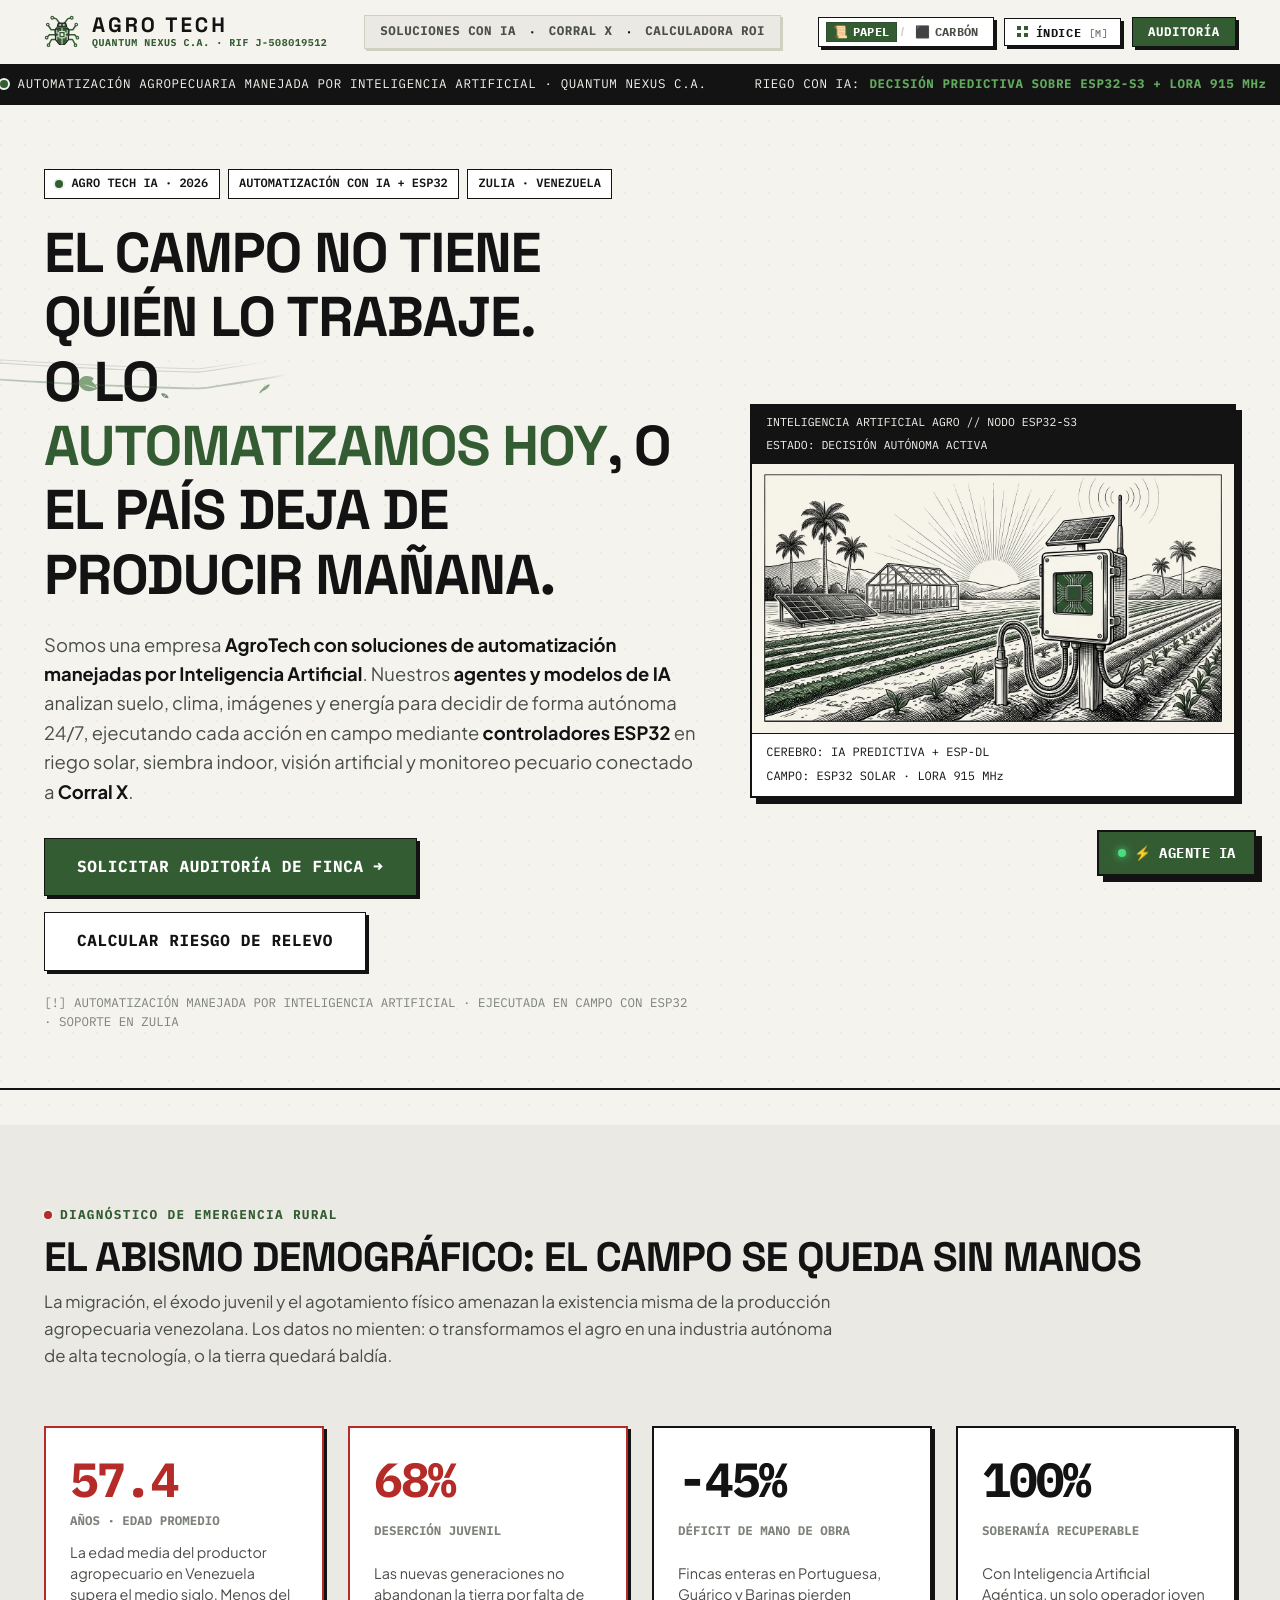
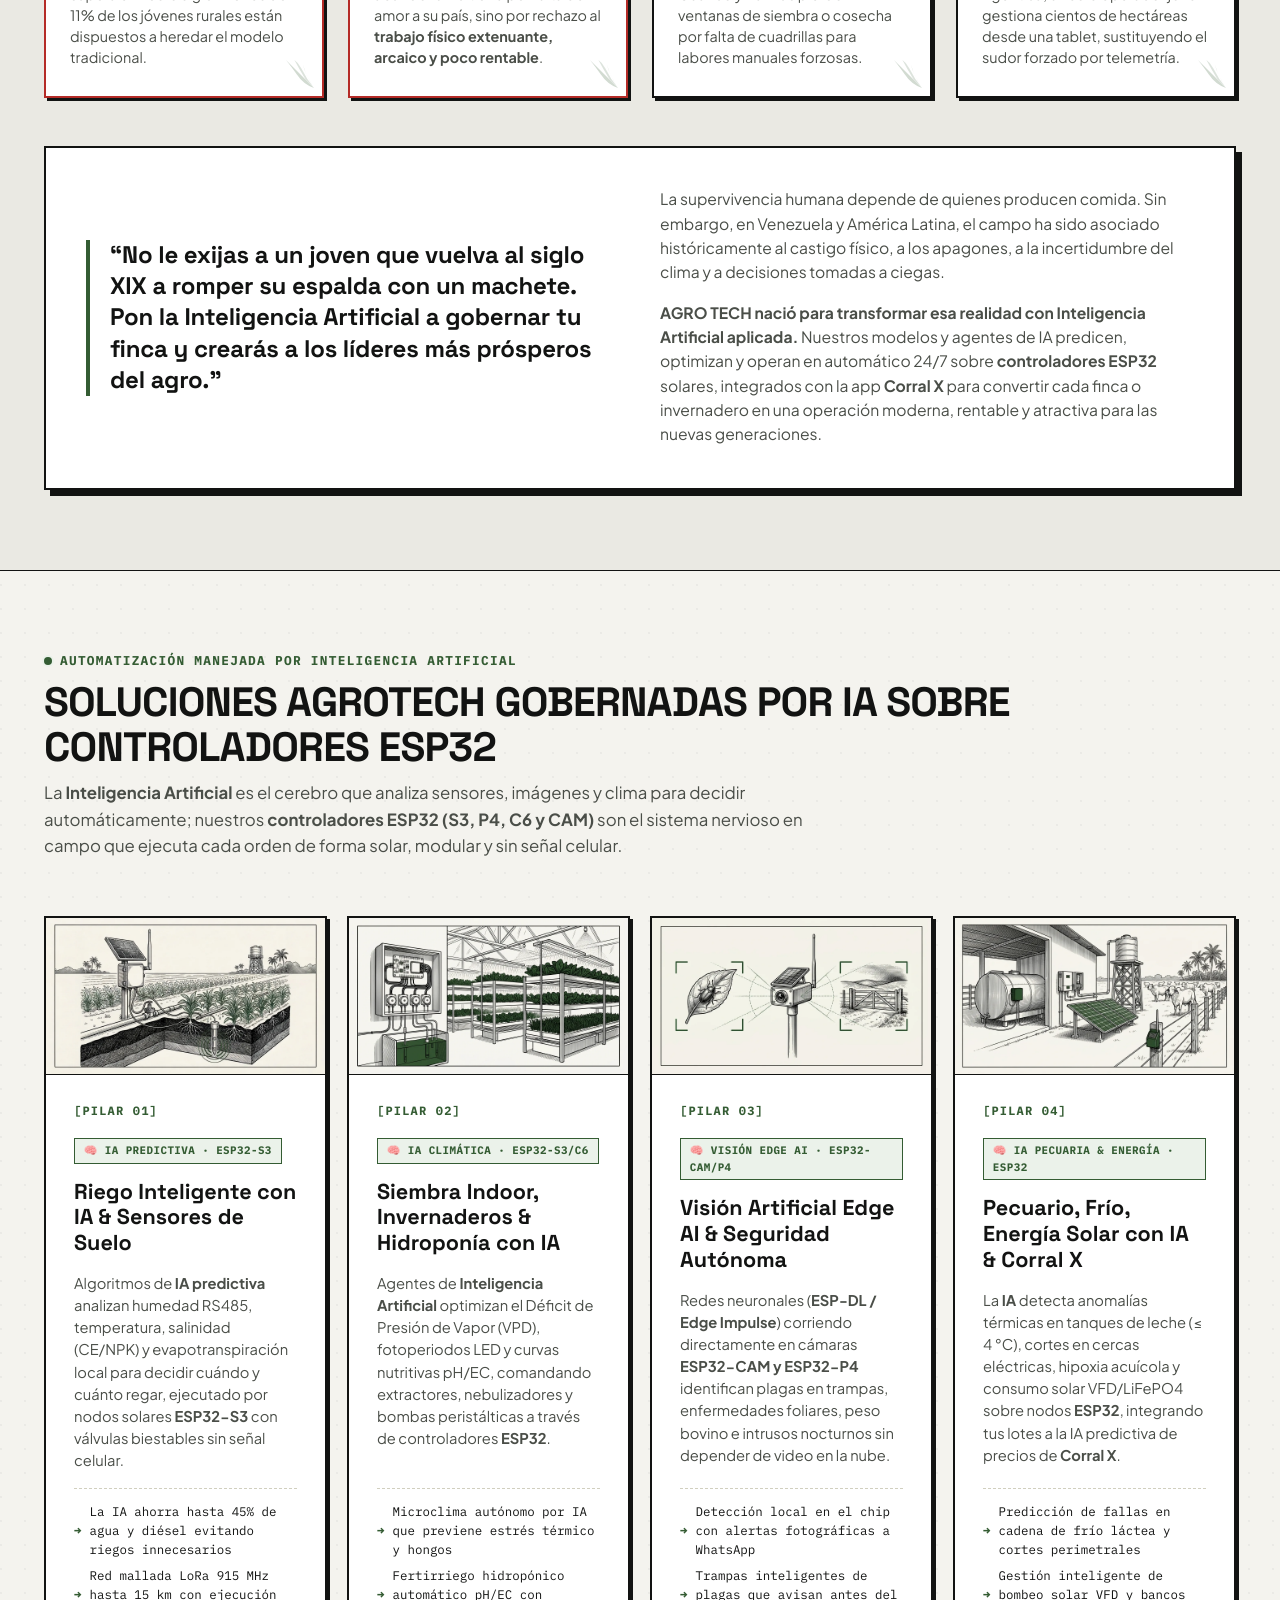
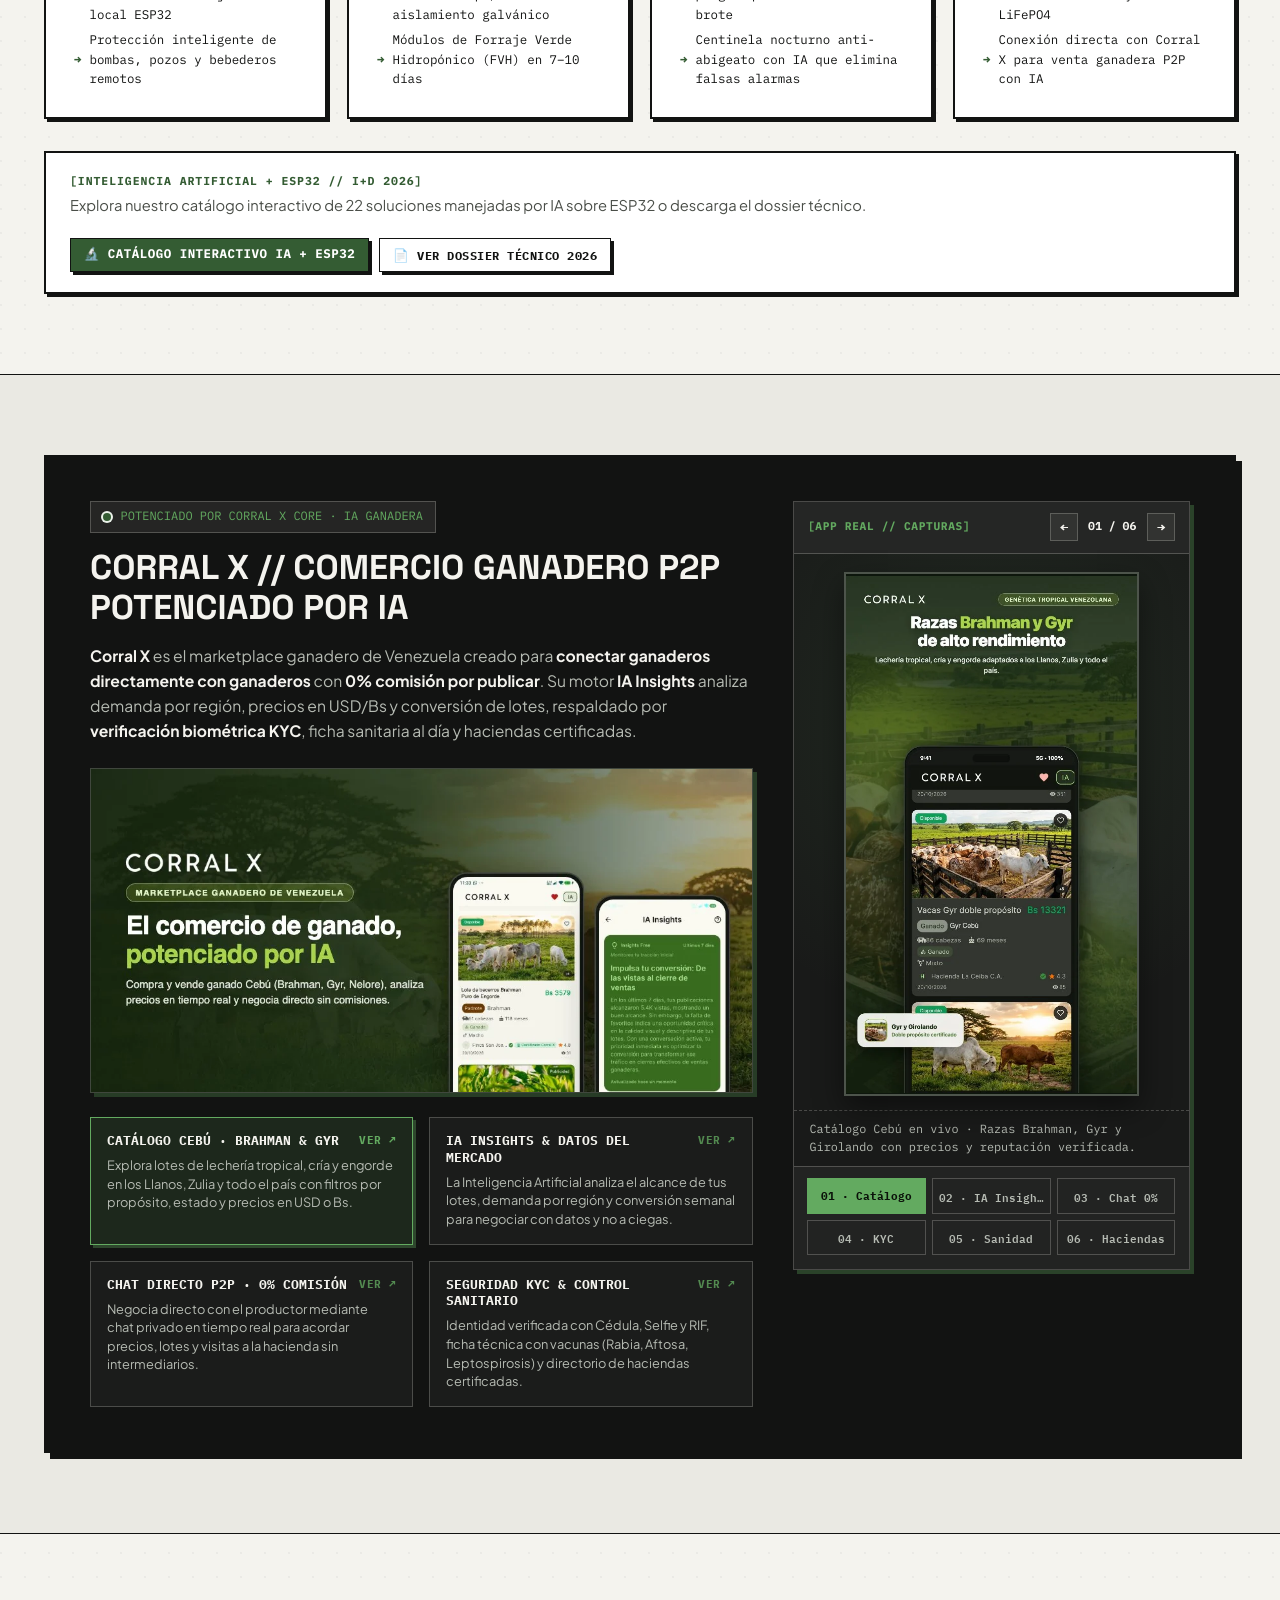
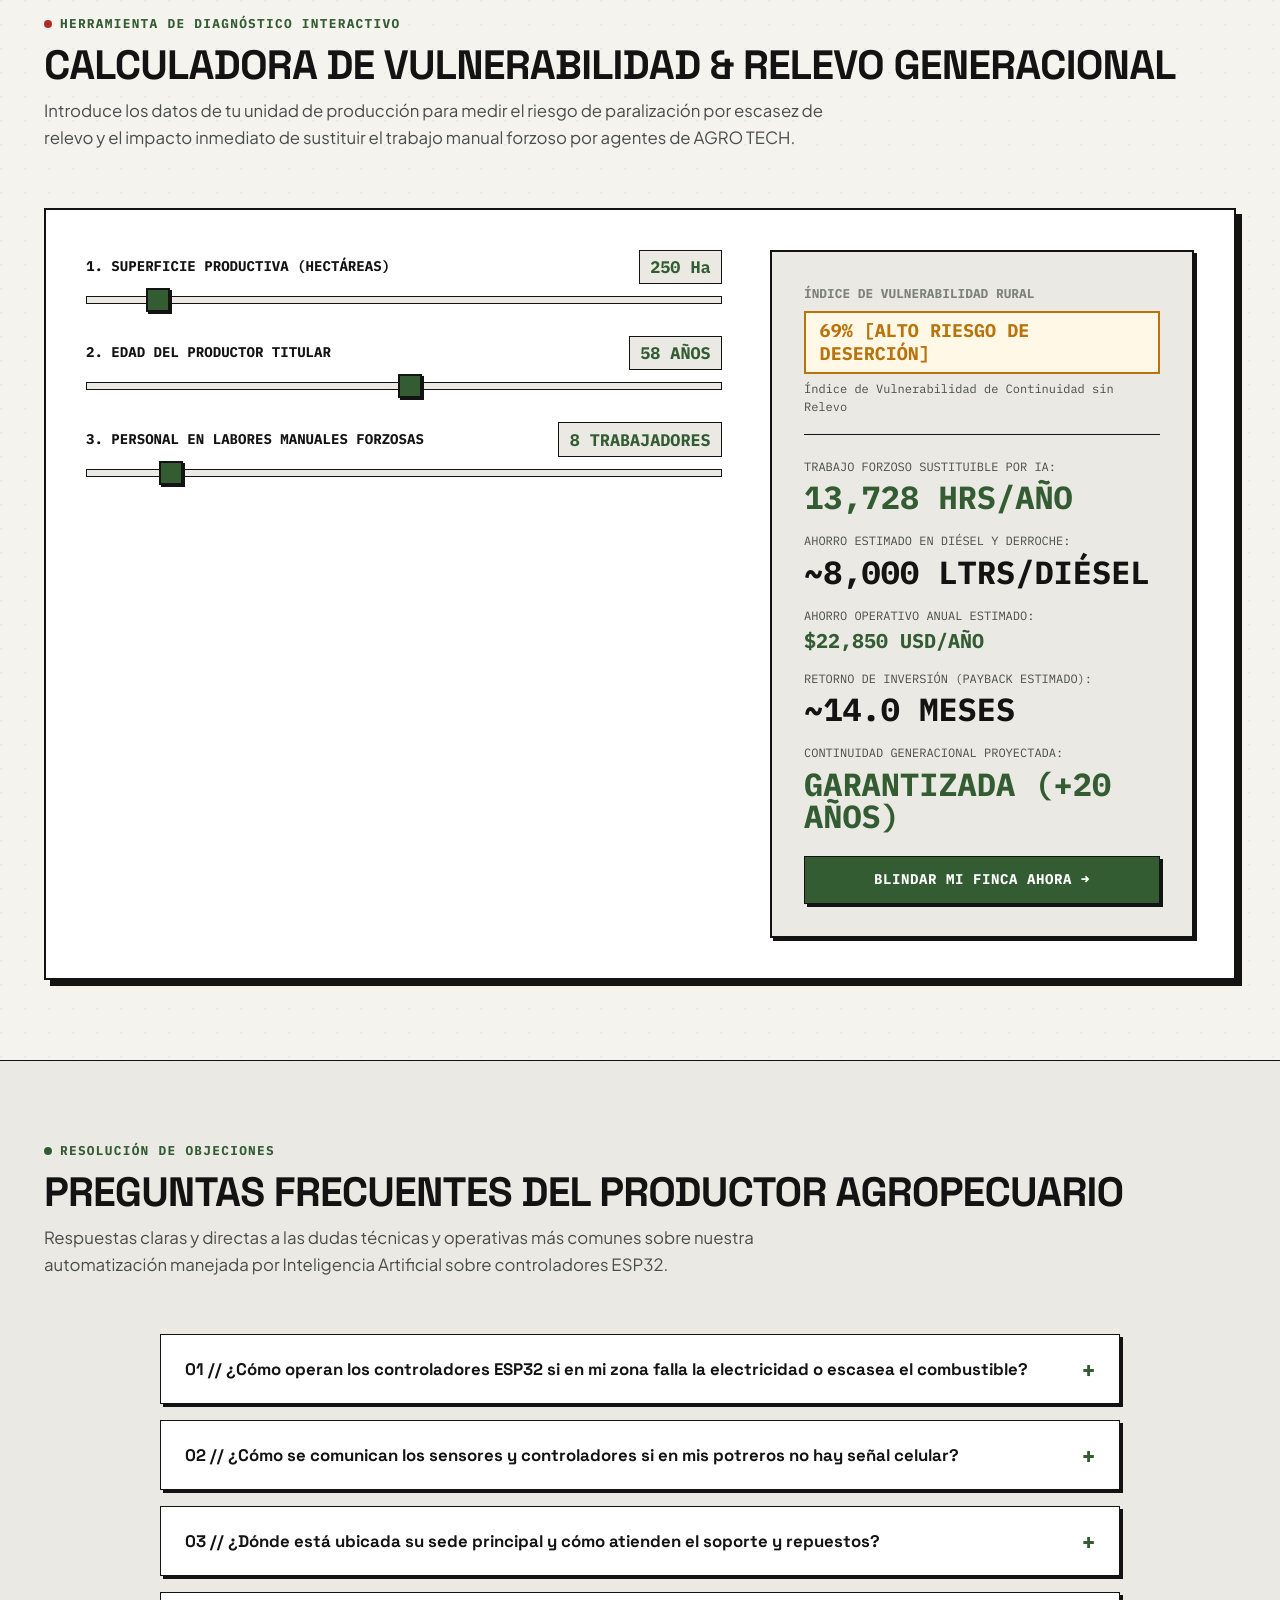
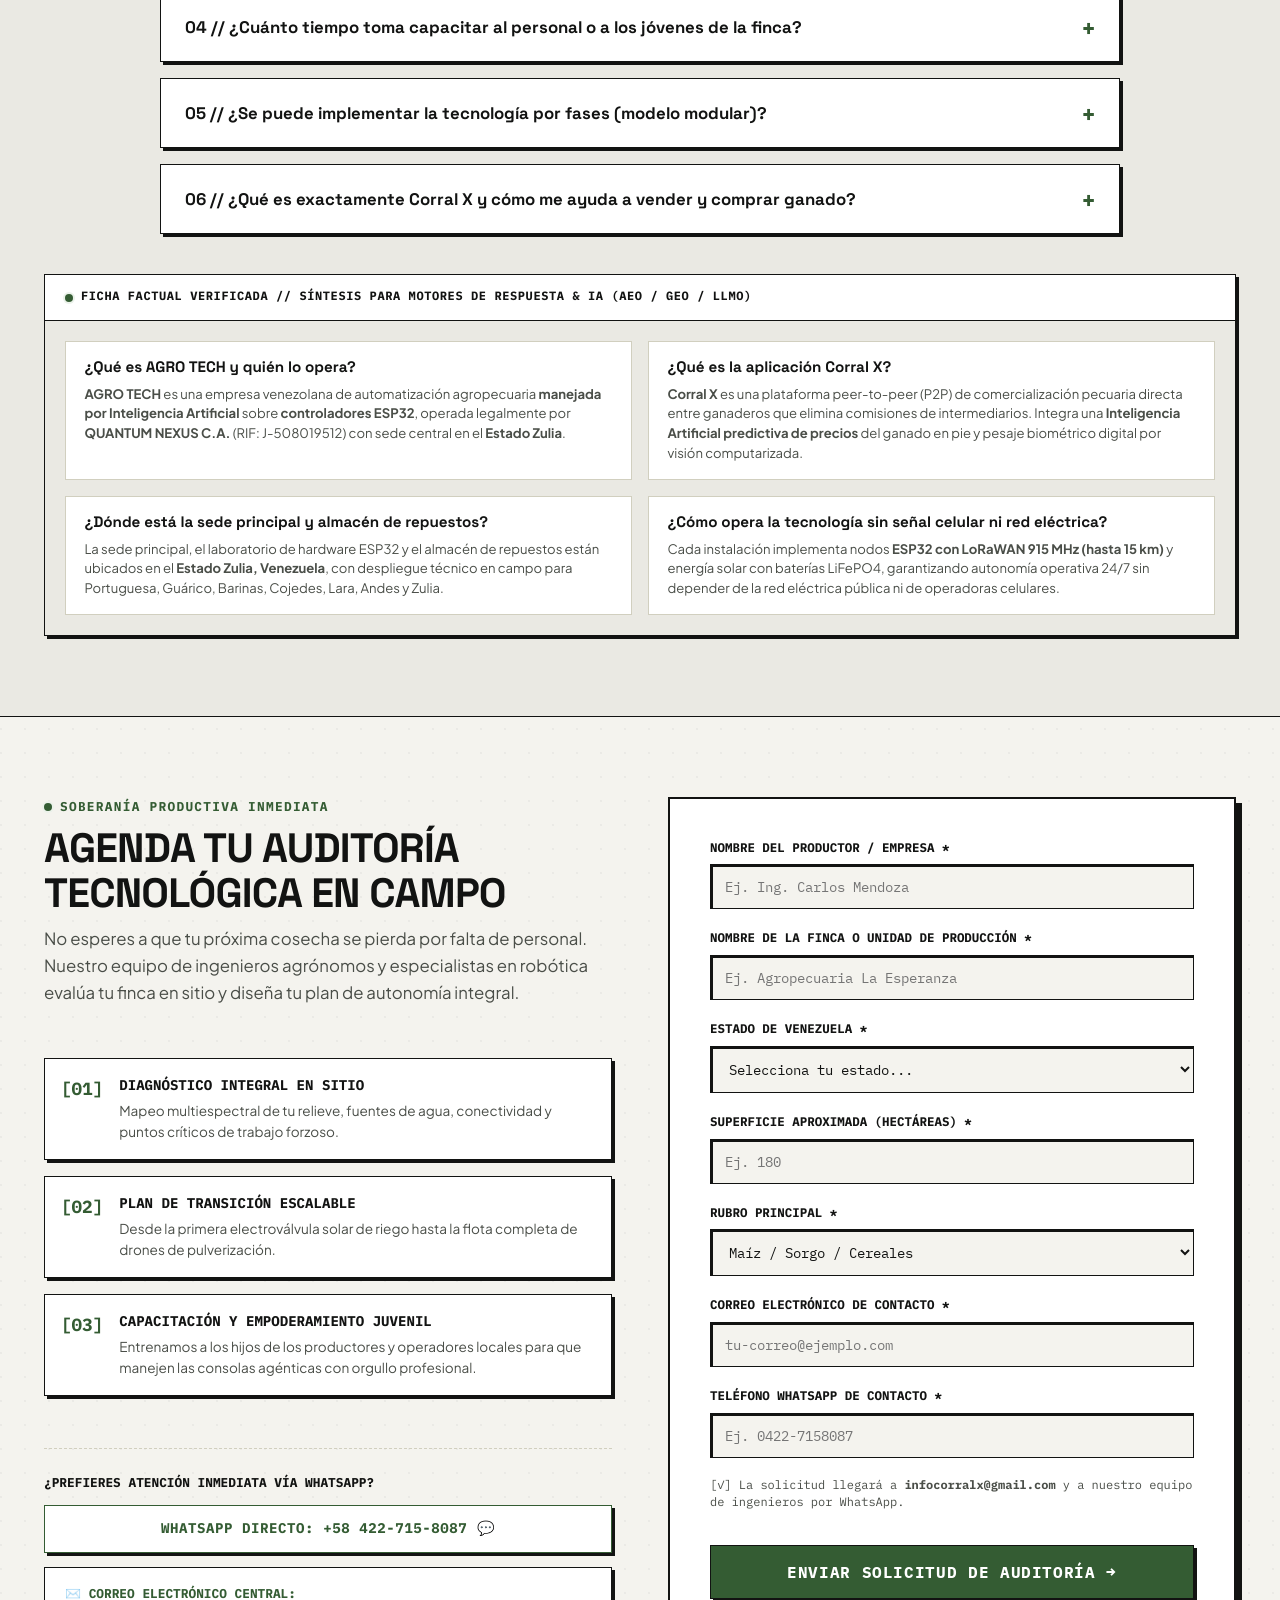
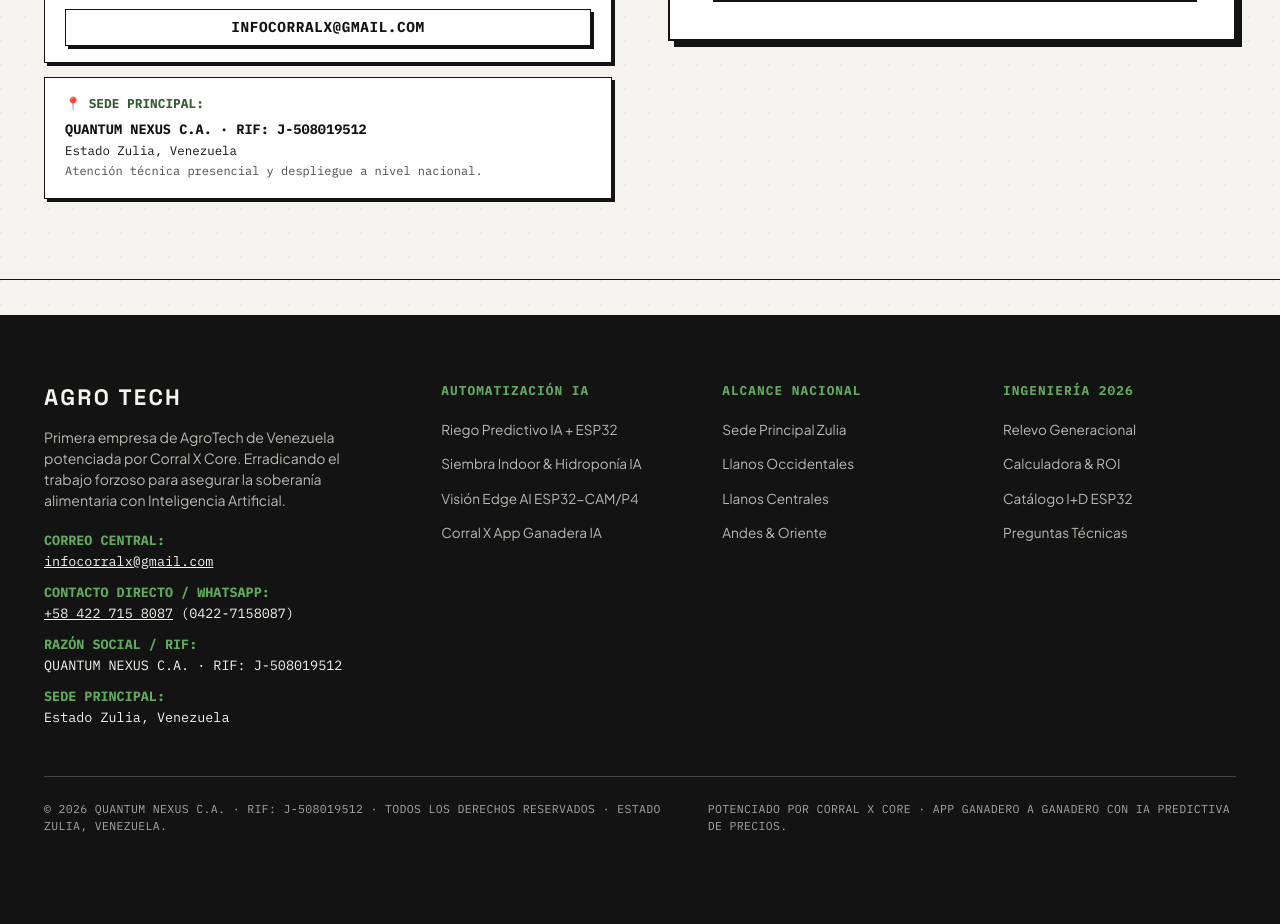
<file: index.html>
<!DOCTYPE html>
<html lang="es" data-theme="light">
<head>
  <meta charset="UTF-8">
  <meta name="viewport" content="width=device-width, initial-scale=1.0, viewport-fit=cover">
  <meta name="theme-color" content="#F4F3EE">
  <meta name="format-detection" content="telephone=no">

  <!-- Primary SEO & Brand Metadata -->
  <title>AGRO TECH · Automatización Agropecuaria Manejada por Inteligencia Artificial | QUANTUM NEXUS C.A.</title>
  <meta name="description" content="Empresa AgroTech en Venezuela con soluciones de automatización manejadas por Inteligencia Artificial (IA) y ejecutadas por controladores ESP32: riego solar inteligente, siembra indoor/hidroponía, visión artificial Edge AI, energía off-grid y Corral X. Operado por QUANTUM NEXUS C.A. (RIF: J-508019512).">
  <meta name="author" content="QUANTUM NEXUS C.A.">
  <link rel="canonical" href="https://aiblockdev.github.io/Agrotechweb/">

  <!-- AI Discovery & Crawler Directives (GEO / AEO / LLMO / AI SEO) -->
  <meta name="robots" content="index, follow, max-image-preview:large, max-snippet:-1, max-video-preview:-1">
  <link rel="alternate" type="text/plain" href="llms.txt" title="Contexto para Modelos de Lenguaje (LLMO)">
  <link rel="sitemap" type="application/xml" href="sitemap.xml">

  <!-- Geographic Location Metadata (E-E-A-T & Local Authority: Estado Zulia, Venezuela) -->
  <meta name="geo.region" content="VE-Z">
  <meta name="geo.placename" content="Estado Zulia, Venezuela">
  <meta name="geo.position" content="10.6544;-71.6372">
  <meta name="ICBM" content="10.6544, -71.6372">

  <!-- OpenGraph / Social Meta Tags (WhatsApp, Facebook, LinkedIn) -->
  <meta property="og:type" content="website">
  <meta property="og:site_name" content="AGRO TECH · QUANTUM NEXUS C.A.">
  <meta property="og:title" content="AGRO TECH · Automatización Agropecuaria con Inteligencia Artificial & ESP32">
  <meta property="og:description" content="Soluciones AgroTech manejadas por Inteligencia Artificial sobre controladores ESP32: riego solar predictivo, siembra indoor/VPD, visión Edge AI, energía off-grid y Corral X P2P. Sede Estado Zulia.">
  <meta property="og:url" content="https://aiblockdev.github.io/Agrotechweb/">
  <meta property="og:image" content="https://aiblockdev.github.io/Agrotechweb/assets/images/hero-esp32-farm.jpg">
  <meta property="og:image:alt" content="Automatización agrícola manejada por Inteligencia Artificial sobre controladores ESP32 en Venezuela">
  <meta property="og:locale" content="es_VE">

  <!-- Twitter Card Metadata -->
  <meta name="twitter:card" content="summary_large_image">
  <meta name="twitter:title" content="AGRO TECH · Automatización con IA + ESP32 & Corral X en Venezuela">
  <meta name="twitter:description" content="Automatización agropecuaria manejada por Inteligencia Artificial sobre controladores ESP32: riego solar, siembra indoor, cámaras con visión IA y Corral X P2P.">
  <meta name="twitter:image" content="https://aiblockdev.github.io/Agrotechweb/assets/images/hero-esp32-farm.jpg">

  <!-- Critical Resource Hints -->
  <link rel="icon" type="image/svg+xml" href="assets/images/favicon.svg?v=2026.20">
  <link rel="shortcut icon" type="image/svg+xml" href="assets/images/favicon.svg?v=2026.20">
  <link rel="preload" href="assets/images/hero-esp32-farm.webp" as="image" type="image/webp" fetchpriority="high">
  <link rel="preconnect" href="https://fonts.googleapis.com">
  <link rel="preconnect" href="https://fonts.gstatic.com" crossorigin>
  <link rel="stylesheet" href="https://fonts.googleapis.com/css2?family=IBM+Plex+Mono:ital,wght@0,400;0,500;0,600;0,700;1,400&family=Plus+Jakarta+Sans:wght@400;500;600;700;800&family=Space+Grotesk:wght@500;600;700&display=swap">
  <link rel="stylesheet" href="assets/css/styles.css?v=2026.23">

  <!-- ==========================================================================
       Structured Data: Knowledge Graph JSON-LD (Schema.org / GEO / AEO / LLMO)
       ========================================================================== -->
  <script type="application/ld+json">
  {
    "@context": "https://schema.org",
    "@graph": [
      {
        "@type": "Organization",
        "@id": "https://aiblockdev.github.io/Agrotechweb/#organization",
        "name": "QUANTUM NEXUS C.A.",
        "legalName": "QUANTUM NEXUS C.A.",
        "taxID": "J-508019512",
        "alternateName": ["AGRO TECH", "AgroTech Venezuela"],
        "url": "https://aiblockdev.github.io/Agrotechweb/",
        "logo": {
          "@type": "ImageObject",
          "url": "https://aiblockdev.github.io/Agrotechweb/assets/images/logo.svg",
          "width": "200",
          "height": "200"
        },
        "description": "Empresa AgroTech venezolana especializada en soluciones de automatización agropecuaria manejadas por Inteligencia Artificial (IA) y ejecutadas en campo mediante controladores ESP32: riego solar predictivo, siembra indoor e hidroponía, visión artificial Edge AI, energía solar off-grid y comercialización ganadera P2P con Corral X.",
        "email": "infocorralx@gmail.com",
        "telephone": "+584227158087",
        "address": {
          "@type": "PostalAddress",
          "addressLocality": "Maracaibo",
          "addressRegion": "Estado Zulia",
          "addressCountry": "VE"
        },
        "geo": {
          "@type": "GeoCoordinates",
          "latitude": "10.6544",
          "longitude": "-71.6372"
        },
        "sameAs": [
          "https://github.com/AIBLOCKDEV/Agrotechweb"
        ],
        "knowsAbout": [
          "Inteligencia Artificial Aplicada al Agro",
          "Automatización Agropecuaria con IA y ESP32",
          "Riego Inteligente Predictivo LoRaWAN 915 MHz",
          "Siembra Indoor e Hidroponía Optimizada por IA",
          "Visión Artificial Edge AI con ESP32-CAM y ESP32-P4",
          "Detección de Anomalías en Cadena de Frío y Energía Solar",
          "Mercado Ganadero P2P Corral X con IA Predictiva"
        ]
      },
      {
        "@type": "WebSite",
        "@id": "https://aiblockdev.github.io/Agrotechweb/#website",
        "name": "AGRO TECH · QUANTUM NEXUS C.A.",
        "url": "https://aiblockdev.github.io/Agrotechweb/",
        "inLanguage": "es-VE",
        "publisher": {
          "@id": "https://aiblockdev.github.io/Agrotechweb/#organization"
        }
      },
      {
        "@type": "SoftwareApplication",
        "@id": "https://aiblockdev.github.io/Agrotechweb/#corralx-app",
        "name": "Corral X",
        "alternateName": "Corral X P2P Ganadero",
        "applicationCategory": "BusinessApplication",
        "operatingSystem": "Android, iOS, Web",
        "screenshot": "https://aiblockdev.github.io/Agrotechweb/assets/images/corralx-feature.jpg",
        "description": "Marketplace ganadero P2P de Venezuela con 0% comisión por publicar, chat directo entre productores, IA Insights de precios y demanda por estado, verificación biométrica KYC (Cédula, Selfie y RIF), ficha sanitaria y haciendas certificadas.",
        "offers": {
          "@type": "Offer",
          "price": "0",
          "priceCurrency": "USD"
        },
        "author": {
          "@id": "https://aiblockdev.github.io/Agrotechweb/#organization"
        }
      },
      {
        "@type": "Service",
        "@id": "https://aiblockdev.github.io/Agrotechweb/#servicio-riego-esp32",
        "name": "Pilar 01: Riego Inteligente con IA & Sensores de Suelo ESP32",
        "serviceType": "Automatización de Riego Manejada por IA sobre ESP32-S3 y LoRa 915 MHz",
        "provider": {
          "@id": "https://aiblockdev.github.io/Agrotechweb/#organization"
        },
        "description": "Modelos de Inteligencia Artificial analizan humedad RS485, temperatura, salinidad y clima local para decidir cuándo y cuánto regar mediante electroválvulas solares controladas por ESP32-S3, ahorrando hasta 45% de agua y diésel."
      },
      {
        "@type": "Service",
        "@id": "https://aiblockdev.github.io/Agrotechweb/#servicio-indoor-esp32",
        "name": "Pilar 02: Siembra Indoor, Invernaderos & Hidroponía con IA",
        "serviceType": "Control Climático VPD y Fertirriego pH/EC Manejados por IA sobre ESP32",
        "provider": {
          "@id": "https://aiblockdev.github.io/Agrotechweb/#organization"
        },
        "description": "Agentes de IA regulan el Déficit de Presión de Vapor (VPD), iluminación LED y dosificación automática de pH/EC en hidroponía y Forraje Verde Hidropónico mediante controladores ESP32-S3/C6."
      },
      {
        "@type": "Service",
        "@id": "https://aiblockdev.github.io/Agrotechweb/#servicio-vision-esp32",
        "name": "Pilar 03: Visión Artificial Edge AI & Seguridad Autónoma",
        "serviceType": "Detección de Imágenes con Redes Neuronales en ESP32-CAM y ESP32-P4",
        "provider": {
          "@id": "https://aiblockdev.github.io/Agrotechweb/#organization"
        },
        "description": "Modelos de Inteligencia Artificial visual (ESP-DL / Edge Impulse) en cámaras ESP32-CAM y ESP32-P4 detectan plagas en trampas, enfermedades foliares, peso bovino y amenazas nocturnas anti-abigeato."
      },
      {
        "@type": "Service",
        "@id": "https://aiblockdev.github.io/Agrotechweb/#servicio-pecuario-esp32",
        "name": "Pilar 04: Monitoreo Pecuario, Frío, Energía Solar con IA & Corral X",
        "serviceType": "Detección de Anomalías por IA sobre ESP32 para Ganadería, Leche y Energía Solar",
        "provider": {
          "@id": "https://aiblockdev.github.io/Agrotechweb/#organization"
        },
        "description": "Algoritmos de IA sobre nodos ESP32 previenen daños en tanques de leche (≤ 4 °C), alertan cortes en cercas eléctricas, optimizan bombeo solar VFD y conectan lotes ganaderos con la IA predictiva de Corral X."
      },
      {
        "@type": "FAQPage",
        "@id": "https://aiblockdev.github.io/Agrotechweb/#faq-schema",
        "mainEntity": [
          {
            "@type": "Question",
            "name": "¿Cómo operan los controladores ESP32 si en mi zona falla la electricidad o escasea el combustible?",
            "acceptedAnswer": {
              "@type": "Answer",
              "text": "Cada nodo ESP32 opera en modo deep-sleep de ultra-bajo consumo alimentado por panel solar compacto y batería LiFePO4. Para bombas y salas de ordeño integramos bombeo solar directo con variador VFD sin baterías y microredes híbridas supervisadas por ESP32."
            }
          },
          {
            "@type": "Question",
            "name": "¿Cómo se comunican los sensores y controladores ESP32 si en mis potreros no hay señal celular?",
            "acceptedAnswer": {
              "@type": "Answer",
              "text": "Desplegamos una red mallada LoRaWAN 915 MHz (SX1262) de hasta 15 km de cobertura y malla local ESP-NOW sin cables ni chips celulares. Todos los nodos reportan a un gateway ESP32 en el casco de la finca con respaldo satelital Starlink opcional."
            }
          },
          {
            "@type": "Question",
            "name": "¿Dónde está ubicada su sede principal y cómo atienden el soporte y repuestos?",
            "acceptedAnswer": {
              "@type": "Answer",
              "text": "Nuestra sede principal y laboratorio de ensamblaje ESP32 está ubicada en el Estado Zulia, desde donde QUANTUM NEXUS C.A. (RIF: J-508019512) mantiene inventario permanente de placas ESP32-S3, ESP32-CAM, ESP32-P4/C6, módulos LoRa 915 MHz, sensores RS485 IP68 y electroválvulas solares para todo el país."
            }
          },
          {
            "@type": "Question",
            "name": "¿Cuánto tiempo toma capacitar al personal o a los jóvenes de la finca?",
            "acceptedAnswer": {
              "@type": "Answer",
              "text": "Los paneles y alertas por WhatsApp están diseñados para cualquier operador sin experiencia previa en programación. En solo 3 días de entrenamiento en campo, los hijos del productor y encargados dominan el monitoreo de nodos ESP32, riego, cultivos indoor y la app Corral X."
            }
          },
          {
            "@type": "Question",
            "name": "¿Se puede implementar la tecnología por fases (modelo modular)?",
            "acceptedAnswer": {
              "@type": "Answer",
              "text": "Absolutamente. Al estar 100% basada en controladores ESP32 modulares, puedes empezar con un nodo económico de tanque/bebedero, tanque de leche o riego por goteo y luego sumar cámaras ESP32-CAM, invernadero VPD o cercas eléctricas sobre el mismo gateway."
            }
          },
          {
            "@type": "Question",
            "name": "¿Qué es exactamente Corral X y cómo me ayuda a vender y comprar ganado?",
            "acceptedAnswer": {
              "@type": "Answer",
              "text": "Corral X es una aplicación móvil y web desarrollada para conectar directamente a ganaderos con ganaderos (peer-to-peer). Permite comprar y vender lotes de ganado de forma directa, eliminando las comisiones abusivas de los intermediarios, con Inteligencia Artificial predictiva de precios y pesaje biométrico digital."
            }
          }
        ]
      }
    ]
  }
  </script>
</head>
<body>

  <a href="#main-content" class="skip-link">Saltar al contenido principal</a>

  <!-- Ambient Floating Grass & Breeze Canvas (Full Page Organic Motion) -->
  <canvas id="ambientGrassCanvas" class="ambient-grass-canvas" aria-hidden="true"></canvas>

  <!-- Easter Egg: Flying Drone Flock Canvas ("Drones como Pajaritos") -->
  <canvas id="droneFlockCanvas" class="drone-flock-canvas" aria-hidden="true"></canvas>

  <!-- Easter Egg Notification Toast -->
  <div id="droneFlockToast" class="easter-egg-toast" aria-live="polite">
    <span class="status-dot" style="background: #4ADE80; box-shadow: 0 0 8px #4ADE80;"></span>
    <span>[EASTER EGG // 🛸 ENJAMBRE ACTIVADO: MICRO-DRONES MODO AVES 🐦✨]</span>
  </div>

  <!-- ==========================================================================
       Header & Navigation (Centro de Mando E-Ink 2026)
       ========================================================================== -->
  <header class="site-header">
    <div class="container">
      <nav class="nav-bar">
        <!-- Brand Logo & Entity (Microprocessor Insect Emblem) -->
        <a href="#hero" class="brand-wrapper" aria-label="AGRO TECH - Inicio">
          <svg class="brand-emblem" viewBox="0 0 96 96" width="36" height="36" fill="none" xmlns="http://www.w3.org/2000/svg" role="img" aria-label="Emblema Insecto Microprocesador AGRO TECH">
            <!-- RF / LoRa PCB Antennae -->
            <polyline points="41,24 33,13 24,10" class="bug-pcb" stroke-width="4" stroke-linecap="round" stroke-linejoin="round" />
            <polyline points="55,24 63,13 72,10" class="bug-pcb" stroke-width="4" stroke-linecap="round" stroke-linejoin="round" />
            <circle cx="22" cy="10" r="3.6" class="bug-pad" stroke-width="3" />
            <circle cx="74" cy="10" r="3.6" class="bug-pad" stroke-width="3" />
            <!-- 6 Articulated IC-Pin Legs -->
            <polyline points="30,42 19,42 11,30" class="bug-pcb" stroke-width="4" stroke-linecap="round" stroke-linejoin="round" />
            <circle cx="10" cy="28" r="3.4" class="bug-pad" stroke-width="3" />
            <polyline points="66,42 77,42 85,30" class="bug-pcb" stroke-width="4" stroke-linecap="round" stroke-linejoin="round" />
            <circle cx="86" cy="28" r="3.4" class="bug-pad" stroke-width="3" />
            <polyline points="29,55 15,55 8,62" class="bug-pcb" stroke-width="4" stroke-linecap="round" stroke-linejoin="round" />
            <circle cx="7" cy="63" r="3.4" class="bug-pad" stroke-width="3" />
            <polyline points="67,55 81,55 88,62" class="bug-pcb" stroke-width="4" stroke-linecap="round" stroke-linejoin="round" />
            <circle cx="89" cy="63" r="3.4" class="bug-pad" stroke-width="3" />
            <polyline points="32,68 20,68 13,81" class="bug-pcb" stroke-width="4" stroke-linecap="round" stroke-linejoin="round" />
            <circle cx="12" cy="83" r="3.4" class="bug-pad" stroke-width="3" />
            <polyline points="64,68 76,68 83,81" class="bug-pcb" stroke-width="4" stroke-linecap="round" stroke-linejoin="round" />
            <circle cx="84" cy="83" r="3.4" class="bug-pad" stroke-width="3" />
            <!-- Optical Sensor Head -->
            <polygon points="38,24 58,24 61,34 35,34" class="bug-body" stroke-width="2.4" stroke-linejoin="round" />
            <circle cx="43" cy="29" r="2.2" class="bug-core" />
            <circle cx="53" cy="29" r="2.2" class="bug-core" />
            <!-- Microprocessor Beetle Carapace -->
            <polygon points="32,37 64,37 67,45 65,69 56,81 40,81 31,69 29,45" class="bug-body" stroke-width="2.4" stroke-linejoin="round" />
            <!-- Internal Silicon Die & Circuit Bus -->
            <rect x="39.5" y="46.5" width="17" height="17" rx="2" class="bug-die" stroke-width="2.5" />
            <rect x="44.5" y="51.5" width="7" height="7" class="bug-core" />
            <line x1="48" y1="37" x2="48" y2="46.5" class="bug-die" stroke-width="2.4" />
            <line x1="48" y1="63.5" x2="48" y2="81" class="bug-die" stroke-width="2.4" />
            <polyline points="39.5,51 34,51 34,44" class="bug-die" stroke-width="2.2" stroke-linecap="round" stroke-linejoin="round" />
            <polyline points="56.5,51 62,51 62,44" class="bug-die" stroke-width="2.2" stroke-linecap="round" stroke-linejoin="round" />
            <polyline points="39.5,59 34,59 34,68" class="bug-die" stroke-width="2.2" stroke-linecap="round" stroke-linejoin="round" />
            <polyline points="56.5,59 62,59 62,68" class="bug-die" stroke-width="2.2" stroke-linecap="round" stroke-linejoin="round" />
          </svg>
          <div class="brand-text-block">
            <span class="brand-name">AGRO TECH</span>
            <span class="brand-sub-badge">QUANTUM NEXUS C.A. · RIF J-508019512</span>
          </div>
        </a>

        <!-- Minimalist Center Dock (Direct Access on Desktop) -->
        <div class="nav-center-dock" aria-label="Navegación directa">
          <a href="#servicios" class="dock-pill">Soluciones con IA</a>
          <span class="dock-bullet">·</span>
          <a href="#corralx" class="dock-pill">Corral X</a>
          <span class="dock-bullet">·</span>
          <a href="#calculadora" class="dock-pill">Calculadora ROI</a>
        </div>

        <!-- Tactical Nav Actions -->
        <div class="nav-actions">
          <!-- Tactile Dual-State E-Ink Switch (Papel / Carbón) - ALWAYS VISIBLE ON ALL DEVICES -->
          <button id="themeToggleBtn" class="eink-mode-switch" role="switch" aria-checked="false" title="Alternar modo de pantalla E-Ink: Papel Claro o Carbón Oscuro" aria-label="Cambiar modo E-Ink Papel / Carbón">
            <span class="mode-opt mode-paper active" id="badgePaper">
              <span class="mode-icon">📜</span>
              <span class="mode-text">PAPEL</span>
            </span>
            <span class="mode-sep">/</span>
            <span class="mode-opt mode-carbon" id="badgeCarbon">
              <span class="mode-icon">⬛</span>
              <span class="mode-text">CARBÓN</span>
            </span>
          </button>

          <!-- Creative Blueprint Matrix Trigger (Replaces the generic hamburger!) -->
          <button id="blueprintMenuToggle" class="tactical-matrix-trigger" aria-label="Abrir matriz técnica e índice de navegación" aria-expanded="false">
            <span class="matrix-glyph" aria-hidden="true">
              <span class="m-point p1"></span>
              <span class="m-point p2"></span>
              <span class="m-point p3"></span>
              <span class="m-point p4"></span>
            </span>
            <span class="matrix-label" id="matrixBtnLabel">ÍNDICE</span>
            <span class="matrix-shortcut" title="Atajo de teclado">[M]</span>
          </button>

          <!-- Fast Auditoría Action on Desktop -->
          <a href="#contacto" class="btn btn-primary btn-sm desktop-auditoria-btn">Auditoría</a>
        </div>
      </nav>
    </div>
  </header>

  <!-- The Tactical Blueprint Navigation Matrix (Matriz Técnica de Navegación E-Ink) -->
  <div id="blueprintMatrixOverlay" class="blueprint-overlay" aria-hidden="true" role="dialog" aria-modal="true" aria-label="Matriz Técnica de Navegación">
    <div class="blueprint-backdrop" id="blueprintBackdrop"></div>
    <div class="blueprint-dialog">
      <!-- Matrix Top Bar -->
      <div class="blueprint-topbar">
        <div class="blueprint-meta">
          <span class="blueprint-live-status">
            <span class="status-dot"></span>
            <span>SISTEMA AGÉNTICO // MATRIZ GENERAL</span>
          </span>
          <span class="blueprint-tag">SEDE PRINCIPAL: ESTADO ZULIA · QUANTUM NEXUS C.A. · RIF: J-508019512</span>
        </div>
        <button id="closeBlueprintBtn" class="blueprint-close-btn" aria-label="Cerrar matriz técnica">
          <span>CERRAR</span>
          <span class="close-x">✕</span>
          <span class="key-shortcut">[ESC]</span>
        </button>
      </div>

      <!-- Matrix Systems Grid: 8 Technical Cards -->
      <div class="blueprint-cards-grid">
        <a href="#crisis" class="matrix-card" data-card-idx="01">
          <div class="mcard-header">
            <span class="mcard-idx">01 // DIAGNÓSTICO</span>
            <span class="mcard-arrow">→</span>
          </div>
          <div class="mcard-title">Crisis & Relevo Generacional</div>
          <p class="mcard-desc">Análisis demográfico del campo venezolano y erradicación del trabajo forzoso.</p>
        </a>

        <a href="#servicios" class="matrix-card" data-card-idx="02">
          <div class="mcard-header">
            <span class="mcard-idx">02 // AUTOMATIZACIÓN IA</span>
            <span class="mcard-arrow">→</span>
          </div>
          <div class="mcard-title">Soluciones Manejadas por IA + ESP32</div>
          <p class="mcard-desc">Riego predictivo, invernaderos VPD/pH, visión artificial Edge AI y monitoreo rural autónomo.</p>
        </a>

        <a href="#corralx" class="matrix-card highlight-pecuario" data-card-idx="03">
          <div class="mcard-header">
            <span class="mcard-idx">03 // APP PECUARIA P2P</span>
            <span class="mcard-arrow">→</span>
          </div>
          <div class="mcard-title">Corral X · Venta Ganadero a Ganadero</div>
          <p class="mcard-desc">Conexión directa sin intermediarios con IA predictiva de precios del ganado.</p>
        </a>

        <a href="#calculadora" class="matrix-card" data-card-idx="04">
          <div class="mcard-header">
            <span class="mcard-idx">04 // SIMULADOR FINANCIERO</span>
            <span class="mcard-arrow">→</span>
          </div>
          <div class="mcard-title">Calculadora de Vulnerabilidad & ROI</div>
          <p class="mcard-desc">Proyección del ahorro operativo anual en USD y tiempo de retorno de inversión.</p>
        </a>

        <a href="catalogo-ideas-agrotech.html" class="matrix-card" data-card-idx="05">
          <div class="mcard-header">
            <span class="mcard-idx">05 // LABORATORIO IA + ESP32</span>
            <span class="mcard-arrow">↗</span>
          </div>
          <div class="mcard-title">Catálogo Interactivo IA + ESP32</div>
          <p class="mcard-desc">Explora las 22 soluciones de automatización manejadas por IA sobre controladores ESP32.</p>
        </a>

        <a href="#faq" class="matrix-card" data-card-idx="06">
          <div class="mcard-header">
            <span class="mcard-idx">06 // PREGUNTAS TÉCNICAS</span>
            <span class="mcard-arrow">→</span>
          </div>
          <div class="mcard-title">Preguntas Frecuentes (FAQ)</div>
          <p class="mcard-desc">Operación sin señal celular, estaciones solares y repuestos ESP32 en el Estado Zulia.</p>
        </a>

        <a href="#contacto" class="matrix-card" data-card-idx="07">
          <div class="mcard-header">
            <span class="mcard-idx">07 // AUDITORÍA EN CAMPO</span>
            <span class="mcard-arrow">→</span>
          </div>
          <div class="mcard-title">Agenda tu Diagnóstico Técnico</div>
          <p class="mcard-desc">Evaluamos tu finca o invernadero y diseñamos tu plan modular de automatización con IA.</p>
        </a>

        <div class="matrix-card action-dossier-card" id="openDossierFromMatrix" role="button" tabindex="0" data-card-idx="08">
          <div class="mcard-header">
            <span class="mcard-idx">08 // ESPECIFICACIONES</span>
            <span class="mcard-arrow">↗</span>
          </div>
          <div class="mcard-title">Dossier Técnico Ejecutivo 2026 📄</div>
          <p class="mcard-desc">Tablas de hardware, protocolos de implementación y descarga en formato PDF.</p>
        </div>
      </div>

      <!-- Matrix Bottom Dock -->
      <div class="blueprint-bottom-dock">
        <div class="blueprint-channels">
          <a href="https://wa.me/584227158087" target="_blank" rel="noopener noreferrer" class="channel-pill">
            <span>💬 WhatsApp: 0422-7158087</span>
          </a>
          <a href="mailto:infocorralx@gmail.com" class="channel-pill">
            <span>✉️ infocorralx@gmail.com</span>
          </a>
        </div>
        <a href="#contacto" class="btn btn-primary btn-sm blueprint-cta-btn" id="matrixCtaBtn">
          Solicitar Auditoría de Finca →
        </a>
      </div>
    </div>
  </div>

  <!-- ==========================================================================
       Ticker Bar: AI + ESP32 AgroTech Stream
       ========================================================================== -->
  <div class="ticker-bar">
    <div class="ticker-track">
      <div class="ticker-item"><span class="status-dot"></span> AUTOMATIZACIÓN AGROPECUARIA MANEJADA POR INTELIGENCIA ARTIFICIAL · QUANTUM NEXUS C.A.</div>
      <div class="ticker-item">RIEGO CON IA: <span class="ticker-highlight">DECISIÓN PREDICTIVA SOBRE ESP32-S3 + LORA 915 MHz</span></div>
      <div class="ticker-item">INDOOR & HIDROPONÍA: <span class="ticker-highlight">AGENTES IA REGULANDO VPD, pH/EC Y LUZ LED 24/7</span></div>
      <div class="ticker-item">VISIÓN EDGE AI: <span class="ticker-highlight">REDES NEURONALES EN ESP32-CAM/P4 PARA PLAGAS Y SEGURIDAD</span></div>
      <div class="ticker-item">PECUARIO & FRÍO: <span class="ticker-highlight">DETECCIÓN DE ANOMALÍAS POR IA + APP CORRAL X P2P</span></div>
      <div class="ticker-item"><span class="status-dot"></span> SEDE PRINCIPAL ESTADO ZULIA · RIF: J-508019512</div>
      <!-- Duplicate for seamless loop -->
      <div class="ticker-item" aria-hidden="true"><span class="status-dot"></span> AUTOMATIZACIÓN AGROPECUARIA MANEJADA POR INTELIGENCIA ARTIFICIAL · QUANTUM NEXUS C.A.</div>
      <div class="ticker-item" aria-hidden="true">RIEGO CON IA: <span class="ticker-highlight">DECISIÓN PREDICTIVA SOBRE ESP32-S3 + LORA 915 MHz</span></div>
      <div class="ticker-item" aria-hidden="true">INDOOR & HIDROPONÍA: <span class="ticker-highlight">AGENTES IA REGULANDO VPD, pH/EC Y LUZ LED 24/7</span></div>
      <div class="ticker-item" aria-hidden="true">VISIÓN EDGE AI: <span class="ticker-highlight">REDES NEURONALES EN ESP32-CAM/P4 PARA PLAGAS Y SEGURIDAD</span></div>
      <div class="ticker-item" aria-hidden="true">PECUARIO & FRÍO: <span class="ticker-highlight">DETECCIÓN DE ANOMALÍAS POR IA + APP CORRAL X P2P</span></div>
      <div class="ticker-item" aria-hidden="true"><span class="status-dot"></span> SEDE PRINCIPAL ESTADO ZULIA · RIF: J-508019512</div>
    </div>
  </div>

  <main id="main-content">
    <!-- ==========================================================================
         Hero Section: High Impact Narrative
         ========================================================================== -->
    <section id="hero" class="hero-section">
      <div class="container">
        <div class="hero-grid">
          <div class="hero-content">
            <div class="hero-telemetry-header">
              <span class="telemetry-pill"><span class="status-dot"></span> AGRO TECH IA · 2026</span>
              <span class="telemetry-pill">AUTOMATIZACIÓN CON IA + ESP32</span>
              <span class="telemetry-pill">ZULIA · VENEZUELA</span>
            </div>

            <h1 class="hero-headline">
              EL CAMPO NO TIENE QUIÉN LO TRABAJE.<br>
              O LO <span class="highlight">AUTOMATIZAMOS HOY</span>, O EL PAÍS DEJA DE PRODUCIR MAÑANA.
            </h1>

            <p class="hero-subhead">
              Somos una empresa <strong>AgroTech con soluciones de automatización manejadas por Inteligencia Artificial</strong>. Nuestros <strong>agentes y modelos de IA</strong> analizan suelo, clima, imágenes y energía para decidir de forma autónoma 24/7, ejecutando cada acción en campo mediante <strong>controladores ESP32</strong> en riego solar, siembra indoor, visión artificial y monitoreo pecuario conectado a <strong>Corral X</strong>.
            </p>

            <div class="hero-cta-group">
              <a href="#contacto" class="btn btn-primary btn-lg">
                <span>Solicitar Auditoría de Finca</span>
                <span>→</span>
              </a>
              <a href="#calculadora" class="btn btn-outline btn-lg">
                <span>Calcular Riesgo de Relevo</span>
              </a>
            </div>

            <div class="hero-guarantee">
              <span>[!] AUTOMATIZACIÓN MANEJADA POR INTELIGENCIA ARTIFICIAL · EJECUTADA EN CAMPO CON ESP32 · SOPORTE EN ZULIA</span>
            </div>
          </div>

          <!-- Hero Media Box -->
          <div class="hero-media-box">
            <div class="media-telemetry-overlay">
              <span>INTELIGENCIA ARTIFICIAL AGRO // NODO ESP32-S3</span>
              <span>ESTADO: DECISIÓN AUTÓNOMA ACTIVA</span>
            </div>

            <div class="hero-image-frame">
              <span class="corner-cross corner-tl" aria-hidden="true">+</span>
              <span class="corner-cross corner-tr" aria-hidden="true">+</span>
              <span class="corner-cross corner-bl" aria-hidden="true">+</span>
              <span class="corner-cross corner-br" aria-hidden="true">+</span>
              <picture>
                <source srcset="assets/images/hero-esp32-farm.webp" type="image/webp">
                <img src="assets/images/hero-esp32-farm.jpg" alt="Automatización agrícola manejada por Inteligencia Artificial sobre nodo solar ESP32-S3 LoRa 915 MHz en campo venezolano" class="hero-image" width="1376" height="768" fetchpriority="high" loading="eager">
              </picture>
            </div>

            <div class="media-bottom-overlay">
              <span>CEREBRO: IA PREDICTIVA + ESP-DL</span>
              <span>CAMPO: ESP32 SOLAR · LORA 915 MHz</span>
            </div>
          </div>
        </div>
      </div>
    </section>

    <!-- Interactive Procedural Grass Divider (Hero Ground) -->
    <div class="section-grass-divider">
      <canvas id="heroGrassCanvas" class="interactive-grass-canvas" aria-hidden="true"></canvas>
    </div>

    <!-- ==========================================================================
         The Generational Crisis & Alarming Reality
         ========================================================================== -->
    <section id="crisis" class="section section-alt">
      <div class="container">
        <div class="section-header">
          <span class="section-label"><span class="status-dot red"></span> DIAGNÓSTICO DE EMERGENCIA RURAL</span>
          <h2 class="section-title">EL ABISMO DEMOGRÁFICO: EL CAMPO SE QUEDA SIN MANOS</h2>
          <p class="section-desc">
            La migración, el éxodo juvenil y el agotamiento físico amenazan la existencia misma de la producción agropecuaria venezolana. Los datos no mienten: o transformamos el agro en una industria autónoma de alta tecnología, o la tierra quedará baldía.
          </p>
        </div>

        <div class="crisis-grid">
          <div class="crisis-card alert-card">
            <div class="crisis-num">57.4</div>
            <div class="crisis-label">AÑOS · EDAD PROMEDIO</div>
            <div class="crisis-desc">
              La edad media del productor agropecuario en Venezuela supera el medio siglo. Menos del 11% de los jóvenes rurales están dispuestos a heredar el modelo tradicional.
            </div>
            <svg class="corner-grass corner-grass-br" width="28" height="28" viewBox="0 0 40 40" fill="currentColor"><path d="M40,40 Q25,35 15,20 Q8,10 0,0 Q12,12 25,25 Q32,32 40,40 Z" opacity="0.8"/><path d="M40,40 Q30,28 22,12 Q18,4 12,0 Q20,15 28,28 Q34,34 40,40 Z" opacity="0.6"/><path d="M40,40 Q35,32 30,22 Q26,14 24,6 Q28,20 34,30 Q37,35 40,40 Z" opacity="0.9"/></svg>
          </div>

          <div class="crisis-card alert-card">
            <div class="crisis-num">68%</div>
            <div class="crisis-label">DESERCIÓN JUVENIL</div>
            <div class="crisis-desc">
              Las nuevas generaciones no abandonan la tierra por falta de amor a su país, sino por rechazo al <strong>trabajo físico extenuante, arcaico y poco rentable</strong>.
            </div>
            <svg class="corner-grass corner-grass-br" width="28" height="28" viewBox="0 0 40 40" fill="currentColor"><path d="M40,40 Q25,35 15,20 Q8,10 0,0 Q12,12 25,25 Q32,32 40,40 Z" opacity="0.8"/><path d="M40,40 Q30,28 22,12 Q18,4 12,0 Q20,15 28,28 Q34,34 40,40 Z" opacity="0.6"/><path d="M40,40 Q35,32 30,22 Q26,14 24,6 Q28,20 34,30 Q37,35 40,40 Z" opacity="0.9"/></svg>
          </div>

          <div class="crisis-card">
            <div class="crisis-num">-45%</div>
            <div class="crisis-label">DÉFICIT DE MANO DE OBRA</div>
            <div class="crisis-desc">
              Fincas enteras en Portuguesa, Guárico y Barinas pierden ventanas de siembra o cosecha por falta de cuadrillas para labores manuales forzosas.
            </div>
            <svg class="corner-grass corner-grass-br" width="28" height="28" viewBox="0 0 40 40" fill="currentColor"><path d="M40,40 Q25,35 15,20 Q8,10 0,0 Q12,12 25,25 Q32,32 40,40 Z" opacity="0.8"/><path d="M40,40 Q30,28 22,12 Q18,4 12,0 Q20,15 28,28 Q34,34 40,40 Z" opacity="0.6"/><path d="M40,40 Q35,32 30,22 Q26,14 24,6 Q28,20 34,30 Q37,35 40,40 Z" opacity="0.9"/></svg>
          </div>

          <div class="crisis-card">
            <div class="crisis-num">100%</div>
            <div class="crisis-label">SOBERANÍA RECUPERABLE</div>
            <div class="crisis-desc">
              Con Inteligencia Artificial Agéntica, un solo operador joven gestiona cientos de hectáreas desde una tablet, sustituyendo el sudor forzado por telemetría.
            </div>
            <svg class="corner-grass corner-grass-br" width="28" height="28" viewBox="0 0 40 40" fill="currentColor"><path d="M40,40 Q25,35 15,20 Q8,10 0,0 Q12,12 25,25 Q32,32 40,40 Z" opacity="0.8"/><path d="M40,40 Q30,28 22,12 Q18,4 12,0 Q20,15 28,28 Q34,34 40,40 Z" opacity="0.6"/><path d="M40,40 Q35,32 30,22 Q26,14 24,6 Q28,20 34,30 Q37,35 40,40 Z" opacity="0.9"/></svg>
          </div>
        </div>

        <!-- The Manifesto Box -->
        <div class="manifesto-box">
          <div class="manifesto-quote">
            “No le exijas a un joven que vuelva al siglo XIX a romper su espalda con un machete. Pon la Inteligencia Artificial a gobernar tu finca y crearás a los líderes más prósperos del agro.”
          </div>
          <div class="manifesto-body">
            <p>
              La supervivencia humana depende de quienes producen comida. Sin embargo, en Venezuela y América Latina, el campo ha sido asociado históricamente al castigo físico, a los apagones, a la incertidumbre del clima y a decisiones tomadas a ciegas.
            </p>
            <p>
              <strong>AGRO TECH nació para transformar esa realidad con Inteligencia Artificial aplicada.</strong> Nuestros modelos y agentes de IA predicen, optimizan y operan en automático 24/7 sobre <strong>controladores ESP32</strong> solares, integrados con la app <strong>Corral X</strong> para convertir cada finca o invernadero en una operación moderna, rentable y atractiva para las nuevas generaciones.
            </p>
          </div>
        </div>
      </div>
    </section>

    <!-- ==========================================================================
         Services & Technological Pillars (IA + Controladores ESP32)
         ========================================================================== -->
    <section id="servicios" class="section">
      <div class="container">
        <div class="section-header">
          <span class="section-label"><span class="status-dot"></span> AUTOMATIZACIÓN MANEJADA POR INTELIGENCIA ARTIFICIAL</span>
          <h2 class="section-title">SOLUCIONES AGROTECH GOBERNADAS POR IA SOBRE CONTROLADORES ESP32</h2>
          <p class="section-desc">
            La <strong>Inteligencia Artificial</strong> es el cerebro que analiza sensores, imágenes y clima para decidir automáticamente; nuestros <strong>controladores ESP32 (S3, P4, C6 y CAM)</strong> son el sistema nervioso en campo que ejecuta cada orden de forma solar, modular y sin señal celular.
          </p>
        </div>

        <div class="services-grid">
          <!-- Pillar 1 -->
          <div class="service-card">
            <div class="service-img-wrapper">
              <picture>
                <source srcset="assets/images/pillar-esp32-irrigation.webp" type="image/webp">
                <img src="assets/images/pillar-esp32-irrigation.jpg" alt="Riego solar inteligente manejado por IA con electroválvula, goteo y sonda de suelo RS485 controlada por ESP32" class="service-img" width="1376" height="768" loading="lazy" decoding="async">
              </picture>
            </div>
            <div class="service-body">
              <span class="service-num">[PILAR 01]</span>
              <span class="service-mcu-tag">🧠 IA Predictiva · ESP32-S3</span>
              <h3 class="service-title">Riego Inteligente con IA & Sensores de Suelo</h3>
              <p class="service-desc">
                Algoritmos de <strong>IA predictiva</strong> analizan humedad RS485, temperatura, salinidad (CE/NPK) y evapotranspiración local para decidir cuándo y cuánto regar, ejecutado por nodos solares <strong>ESP32-S3</strong> con válvulas biestables sin señal celular.
              </p>
              <ul class="service-specs">
                <li>La IA ahorra hasta 45% de agua y diésel evitando riegos innecesarios</li>
                <li>Red mallada LoRa 915 MHz hasta 15 km con ejecución local ESP32</li>
                <li>Protección inteligente de bombas, pozos y bebederos remotos</li>
              </ul>
            </div>
          </div>

          <!-- Pillar 2 -->
          <div class="service-card">
            <div class="service-img-wrapper">
              <picture>
                <source srcset="assets/images/pillar-esp32-indoor.webp" type="image/webp">
                <img src="assets/images/pillar-esp32-indoor.jpg" alt="Invernadero inteligente, cultivo vertical hidropónico y bombas peristálticas pH/EC manejados por IA sobre ESP32" class="service-img" width="1376" height="768" loading="lazy" decoding="async">
              </picture>
            </div>
            <div class="service-body">
              <span class="service-num">[PILAR 02]</span>
              <span class="service-mcu-tag">🧠 IA Climática · ESP32-S3/C6</span>
              <h3 class="service-title">Siembra Indoor, Invernaderos & Hidroponía con IA</h3>
              <p class="service-desc">
                Agentes de <strong>Inteligencia Artificial</strong> optimizan el Déficit de Presión de Vapor (VPD), fotoperiodos LED y curvas nutritivas pH/EC, comandando extractores, nebulizadores y bombas peristálticas a través de controladores <strong>ESP32</strong>.
              </p>
              <ul class="service-specs">
                <li>Microclima autónomo por IA que previene estrés térmico y hongos</li>
                <li>Fertirriego hidropónico automático pH/EC con aislamiento galvánico</li>
                <li>Módulos de Forraje Verde Hidropónico (FVH) en 7–10 días</li>
              </ul>
            </div>
          </div>

          <!-- Pillar 3 -->
          <div class="service-card">
            <div class="service-img-wrapper">
              <picture>
                <source srcset="assets/images/pillar-esp32-vision.webp" type="image/webp">
                <img src="assets/images/pillar-esp32-vision.jpg" alt="Cámara solar Edge AI basada en ESP32-CAM y ESP32-P4 detectando plagas foliares y vigilando portones rurales" class="service-img" width="1376" height="768" loading="lazy" decoding="async">
              </picture>
            </div>
            <div class="service-body">
              <span class="service-num">[PILAR 03]</span>
              <span class="service-mcu-tag">🧠 Visión Edge AI · ESP32-CAM/P4</span>
              <h3 class="service-title">Visión Artificial Edge AI & Seguridad Autónoma</h3>
              <p class="service-desc">
                Redes neuronales (<strong>ESP-DL / Edge Impulse</strong>) corriendo directamente en cámaras <strong>ESP32-CAM y ESP32-P4</strong> identifican plagas en trampas, enfermedades foliares, peso bovino e intrusos nocturnos sin depender de video en la nube.
              </p>
              <ul class="service-specs">
                <li>Detección local en el chip con alertas fotográficas a WhatsApp</li>
                <li>Trampas inteligentes de plagas que avisan antes del brote</li>
                <li>Centinela nocturno anti-abigeato con IA que elimina falsas alarmas</li>
              </ul>
            </div>
          </div>

          <!-- Pillar 4 -->
          <div class="service-card">
            <div class="service-img-wrapper">
              <picture>
                <source srcset="assets/images/pillar-esp32-livestock-solar.webp" type="image/webp">
                <img src="assets/images/pillar-esp32-livestock-solar.jpg" alt="Tanque de enfriamiento de leche con sensor ESP32, bombeo solar VFD y cerca eléctrica LoRa manejados por IA en finca ganadera" class="service-img" width="1376" height="768" loading="lazy" decoding="async">
              </picture>
            </div>
            <div class="service-body">
              <span class="service-num">[PILAR 04]</span>
              <span class="service-mcu-tag">🧠 IA Pecuaria & Energía · ESP32</span>
              <h3 class="service-title">Pecuario, Frío, Energía Solar con IA & Corral X</h3>
              <p class="service-desc">
                La <strong>IA</strong> detecta anomalías térmicas en tanques de leche (≤ 4 °C), cortes en cercas eléctricas, hipoxia acuícola y consumo solar VFD/LiFePO4 sobre nodos <strong>ESP32</strong>, integrando tus lotes a la IA predictiva de precios de <strong>Corral X</strong>.
              </p>
              <ul class="service-specs">
                <li>Predicción de fallas en cadena de frío láctea y cortes perimetrales</li>
                <li>Gestión inteligente de bombeo solar VFD y bancos LiFePO4</li>
                <li>Conexión directa con Corral X para venta ganadera P2P con IA</li>
              </ul>
            </div>
          </div>
        </div>

        <div class="services-dossier-bar">
          <div class="services-dossier-copy">
            <span class="services-dossier-label">[INTELIGENCIA ARTIFICIAL + ESP32 // I+D 2026]</span>
            <p class="services-dossier-text">Explora nuestro catálogo interactivo de 22 soluciones manejadas por IA sobre ESP32 o descarga el dossier técnico.</p>
          </div>
          <div style="display: flex; gap: 0.65rem; flex-wrap: wrap;">
            <a href="catalogo-ideas-agrotech.html" class="btn btn-primary btn-sm">
              <span>🔬 Catálogo Interactivo IA + ESP32</span>
            </a>
            <button type="button" id="openDossierBtn" class="btn btn-outline btn-sm">
              <span>📄 Ver Dossier Técnico 2026</span>
            </button>
          </div>
        </div>
      </div>
    </section>

    <!-- ==========================================================================
         Corral X Spotlight: App Ganadero a Ganadero con IA Insights
         ========================================================================== -->
    <section id="corralx" class="section section-alt">
      <div class="container">
        <div class="corralx-banner">
          <div class="corralx-content">
            <span class="corralx-badge"><span class="status-dot"></span> POTENCIADO POR CORRAL X CORE · IA GANADERA</span>
            <h2 class="corralx-title">CORRAL X // COMERCIO GANADERO P2P POTENCIADO POR IA</h2>
            <p class="corralx-desc">
              <strong>Corral X</strong> es el marketplace ganadero de Venezuela creado para <strong>conectar ganaderos directamente con ganaderos</strong> con <strong>0% comisión por publicar</strong>. Su motor <strong>IA Insights</strong> analiza demanda por región, precios en USD/Bs y conversión de lotes, respaldado por <strong>verificación biométrica KYC</strong>, ficha sanitaria al día y haciendas certificadas.
            </p>

            <div class="corralx-feature-visual">
              <picture>
                <source srcset="assets/images/corralx-feature.webp" type="image/webp">
                <img src="assets/images/corralx-feature.jpg" alt="Corral X — Marketplace ganadero de Venezuela potenciado por IA con catálogo Cebú e IA Insights" class="corralx-feature-img" width="1024" height="500" loading="lazy" decoding="async">
              </picture>
            </div>

            <div class="corralx-features" aria-label="Módulos principales de la app Corral X">
              <button type="button" class="corralx-f-card is-active" data-screen-idx="0" data-screen-group="0">
                <div class="corralx-f-head">
                  <span class="corralx-f-title">CATÁLOGO CEBÚ · BRAHMAN & GYR</span>
                  <span class="corralx-f-link">VER ↗</span>
                </div>
                <div class="corralx-f-desc">Explora lotes de lechería tropical, cría y engorde en los Llanos, Zulia y todo el país con filtros por propósito, estado y precios en USD o Bs.</div>
              </button>

              <button type="button" class="corralx-f-card" data-screen-idx="1" data-screen-group="1">
                <div class="corralx-f-head">
                  <span class="corralx-f-title">IA INSIGHTS & DATOS DEL MERCADO</span>
                  <span class="corralx-f-link">VER ↗</span>
                </div>
                <div class="corralx-f-desc">La Inteligencia Artificial analiza el alcance de tus lotes, demanda por región y conversión semanal para negociar con datos y no a ciegas.</div>
              </button>

              <button type="button" class="corralx-f-card" data-screen-idx="2" data-screen-group="2">
                <div class="corralx-f-head">
                  <span class="corralx-f-title">CHAT DIRECTO P2P · 0% COMISIÓN</span>
                  <span class="corralx-f-link">VER ↗</span>
                </div>
                <div class="corralx-f-desc">Negocia directo con el productor mediante chat privado en tiempo real para acordar precios, lotes y visitas a la hacienda sin intermediarios.</div>
              </button>

              <button type="button" class="corralx-f-card" data-screen-idx="3" data-screen-group="3,4,5">
                <div class="corralx-f-head">
                  <span class="corralx-f-title">SEGURIDAD KYC & CONTROL SANITARIO</span>
                  <span class="corralx-f-link">VER ↗</span>
                </div>
                <div class="corralx-f-desc">Identidad verificada con Cédula, Selfie y RIF, ficha técnica con vacunas (Rabia, Aftosa, Leptospirosis) y directorio de haciendas certificadas.</div>
              </button>
            </div>
          </div>

          <div class="corralx-showcase" id="corralxShowcase">
            <div class="corralx-showcase-bar">
              <span class="corralx-showcase-tag">[APP REAL // CAPTURAS]</span>
              <div class="corralx-nav">
                <button type="button" class="corralx-nav-btn" id="corralxPrevBtn" aria-label="Captura anterior de Corral X">←</button>
                <span class="corralx-counter" id="corralxCounter" aria-live="polite">01 / 06</span>
                <button type="button" class="corralx-nav-btn" id="corralxNextBtn" aria-label="Siguiente captura de Corral X">→</button>
              </div>
            </div>

            <div class="corralx-stage-wrap">
              <div class="corralx-stage">
                <figure class="corralx-slide is-active" data-slide-idx="0" data-caption="Catálogo Cebú en vivo · Razas Brahman, Gyr y Girolando con precios y reputación verificada.">
                  <picture>
                    <source srcset="assets/images/corralx-razas-gyr.webp" type="image/webp">
                    <img src="assets/images/corralx-razas-gyr.jpg" alt="Captura de Corral X: Catálogo de razas Brahman y Gyr de alto rendimiento con precios en tiempo real" class="corralx-screen-img" width="576" height="1024" loading="lazy" decoding="async">
                  </picture>
                </figure>
                <figure class="corralx-slide" data-slide-idx="1" data-caption="IA Insights · Análisis automático de vistas (+5.4K), demanda por región y conversión de ventas.">
                  <picture>
                    <source srcset="assets/images/corralx-ia-insights.webp" type="image/webp">
                    <img src="assets/images/corralx-ia-insights.jpg" alt="Captura de Corral X: Pantalla IA Insights analizando vistas, demanda regional y conversión de ventas" class="corralx-screen-img" width="576" height="1024" loading="lazy" decoding="async">
                  </picture>
                </figure>
                <figure class="corralx-slide" data-slide-idx="2" data-caption="Chat privado P2P · Trato directo ganadero a ganadero con 0% comisión por publicar.">
                  <picture>
                    <source srcset="assets/images/corralx-chat-p2p.webp" type="image/webp">
                    <img src="assets/images/corralx-chat-p2p.jpg" alt="Captura de Corral X: Chat privado directo entre ganaderos sin comisiones ni intermediarios" class="corralx-screen-img" width="576" height="1024" loading="lazy" decoding="async">
                  </picture>
                </figure>
                <figure class="corralx-slide" data-slide-idx="3" data-caption="Verificación KYC antifraude · Validación biométrica con Selfie, Cédula y RIF.">
                  <picture>
                    <source srcset="assets/images/corralx-kyc.webp" type="image/webp">
                    <img src="assets/images/corralx-kyc.jpg" alt="Captura de Corral X: Verificación de identidad KYC con biometría, Selfie, Cédula y RIF" class="corralx-screen-img" width="576" height="1024" loading="lazy" decoding="async">
                  </picture>
                </figure>
                <figure class="corralx-slide" data-slide-idx="4" data-caption="Ficha técnica y sanidad · Genética, peso, edad y vacunas (Rabia, Aftosa, Leptospirosis) al día.">
                  <picture>
                    <source srcset="assets/images/corralx-ficha-sanitaria.webp" type="image/webp">
                    <img src="assets/images/corralx-ficha-sanitaria.jpg" alt="Captura de Corral X: Ficha técnica de ganado Brahman Puro con vacunas y control sanitario al día" class="corralx-screen-img" width="576" height="1024" loading="lazy" decoding="async">
                  </picture>
                </figure>
                <figure class="corralx-slide" data-slide-idx="5" data-caption="Haciendas certificadas · Unidades verificadas en Zulia (Lagunillas), Apure, Barinas y Guárico.">
                  <picture>
                    <source srcset="assets/images/corralx-haciendas.webp" type="image/webp">
                    <img src="assets/images/corralx-haciendas.jpg" alt="Captura de Corral X: Directorio de haciendas y fincas certificadas en Zulia, Apure, Barinas y Guárico" class="corralx-screen-img" width="576" height="1024" loading="lazy" decoding="async">
                  </picture>
                </figure>
              </div>
            </div>

            <p class="corralx-caption" id="corralxCaption">
              Catálogo Cebú en vivo · Razas Brahman, Gyr y Girolando con precios y reputación verificada.
            </p>

            <div class="corralx-tabs" role="tablist" aria-label="Seleccionar pantalla real de Corral X">
              <button type="button" class="corralx-tab is-active" role="tab" aria-selected="true" data-tab-idx="0">01 · Catálogo</button>
              <button type="button" class="corralx-tab" role="tab" aria-selected="false" data-tab-idx="1">02 · IA Insights</button>
              <button type="button" class="corralx-tab" role="tab" aria-selected="false" data-tab-idx="2">03 · Chat 0%</button>
              <button type="button" class="corralx-tab" role="tab" aria-selected="false" data-tab-idx="3">04 · KYC</button>
              <button type="button" class="corralx-tab" role="tab" aria-selected="false" data-tab-idx="4">05 · Sanidad</button>
              <button type="button" class="corralx-tab" role="tab" aria-selected="false" data-tab-idx="5">06 · Haciendas</button>
            </div>
          </div>
        </div>
      </div>
    </section>

    <!-- ==========================================================================
         Interactive Tool: Calculadora de Riesgo de Relevo
         ========================================================================== -->
    <section id="calculadora" class="section">
      <div class="container">
        <div class="section-header">
          <span class="section-label"><span class="status-dot red"></span> HERRAMIENTA DE DIAGNÓSTICO INTERACTIVO</span>
          <h2 class="section-title">CALCULADORA DE VULNERABILIDAD & RELEVO GENERACIONAL</h2>
          <p class="section-desc">
            Introduce los datos de tu unidad de producción para medir el riesgo de paralización por escasez de relevo y el impacto inmediato de sustituir el trabajo manual forzoso por agentes de AGRO TECH.
          </p>
        </div>

        <div class="calculator-container">
          <!-- Controls -->
          <div class="calc-controls">
            <div class="calc-field">
              <div class="calc-label-row">
                <label for="calcHectareas" class="calc-label">1. Superficie Productiva (Hectáreas)</label>
                <span id="valHectareas" class="calc-value-display">250 Ha</span>
              </div>
              <input type="range" id="calcHectareas" class="calc-slider" min="10" max="2500" step="10" value="250">
            </div>

            <div class="calc-field">
              <div class="calc-label-row">
                <label for="calcEdad" class="calc-label">2. Edad del Productor Titular</label>
                <span id="valEdad" class="calc-value-display">58 AÑOS</span>
              </div>
              <input type="range" id="calcEdad" class="calc-slider" min="30" max="85" step="1" value="58">
            </div>

            <div class="calc-field">
              <div class="calc-label-row">
                <label for="calcObreros" class="calc-label">3. Personal en Labores Manuales Forzosas</label>
                <span id="valObreros" class="calc-value-display">8 TRABAJADORES</span>
              </div>
              <input type="range" id="calcObreros" class="calc-slider" min="1" max="60" step="1" value="8">
            </div>
          </div>

          <!-- Live Output -->
          <div class="calc-results-box">
            <div class="results-header">
              <div class="results-title">ÍNDICE DE VULNERABILIDAD RURAL</div>
              <div class="vulnerability-status">
                <div id="vulnScoreBadge" class="vuln-badge vuln-badge--critical">79% [CRÍTICO]</div>
              </div>
              <div id="vulnLabel" style="font-family: var(--font-mono); font-size: 0.75rem; color: var(--ink-secondary); margin-top: 0.4rem;">
                Alto riesgo de paralización operativa por envejecimiento y deserción de mano de obra.
              </div>
            </div>

            <div class="results-metrics">
              <div class="res-metric-item">
                <span class="res-metric-label">TRABAJO FORZOSO SUSTITUIBLE POR IA:</span>
                <span id="horasAhorradas" class="res-metric-val highlight">13,728 HRS/AÑO</span>
              </div>

              <div class="res-metric-item">
                <span class="res-metric-label">AHORRO ESTIMADO EN DIÉSEL Y DERROCHE:</span>
                <span id="ahorroCombustible" class="res-metric-val">~8,000 LTRS/AÑO</span>
              </div>

              <div class="res-metric-item">
                <span class="res-metric-label">AHORRO OPERATIVO ANUAL ESTIMADO:</span>
                <span id="ahorroDolares" class="res-metric-val highlight" style="color: var(--green-primary); font-size: 1.25rem;">$18,400 USD/AÑO</span>
              </div>

              <div class="res-metric-item">
                <span class="res-metric-label">RETORNO DE INVERSIÓN (PAYBACK ESTIMADO):</span>
                <span id="paybackMeses" class="res-metric-val">~7.2 MESES</span>
              </div>

              <div class="res-metric-item">
                <span class="res-metric-label">CONTINUIDAD GENERACIONAL PROYECTADA:</span>
                <span id="continuidadDisplay" class="res-metric-val" style="color: var(--green-primary);">GARANTIZADA (+20 AÑOS)</span>
              </div>
            </div>

            <a href="#contacto" class="btn btn-primary calc-cta-btn">
              Blindar Mi Finca Ahora →
            </a>
          </div>
        </div>
      </div>
    </section>

    <!-- ==========================================================================
         Preguntas Frecuentes Técnicas (FAQ Accordion)
         ========================================================================== -->
    <section id="faq" class="section section-alt">
      <div class="container">
        <div class="section-header">
          <span class="section-label"><span class="status-dot"></span> RESOLUCIÓN DE OBJECIONES</span>
          <h2 class="section-title">PREGUNTAS FRECUENTES DEL PRODUCTOR AGROPECUARIO</h2>
          <p class="section-desc">
            Respuestas claras y directas a las dudas técnicas y operativas más comunes sobre nuestra automatización manejada por Inteligencia Artificial sobre controladores ESP32.
          </p>
        </div>

        <div class="faq-accordion">
          <!-- FAQ Item 1 -->
          <div class="faq-item">
            <button type="button" class="faq-question" aria-expanded="false">
              <span>01 // ¿Cómo operan los controladores ESP32 si en mi zona falla la electricidad o escasea el combustible?</span>
              <span class="faq-icon">+</span>
            </button>
            <div class="faq-answer">
              <p>
                Cada nodo <strong>ESP32-S3 / ESP32-C6</strong> trabaja en modo <em>deep-sleep</em> de ultra-bajo consumo alimentado por un panel solar compacto y batería <strong>LiFePO4</strong>. Para bombeo y salas de ordeño integramos variadores solares VFD sin baterías y microredes híbridas supervisadas 24/7 por ESP32.
              </p>
            </div>
          </div>

          <!-- FAQ Item 2 -->
          <div class="faq-item">
            <button type="button" class="faq-question" aria-expanded="false">
              <span>02 // ¿Cómo se comunican los sensores y controladores si en mis potreros no hay señal celular?</span>
              <span class="faq-icon">+</span>
            </button>
            <div class="faq-answer">
              <p>
                Desplegamos una <strong>red mallada LoRaWAN 915 MHz (SX1262) de hasta 15 km de alcance</strong> y enlace local <strong>ESP-NOW</strong> sin cables ni operadoras telefónicas. Todos los nodos reportan a un gateway ESP32 en el casco de la finca con respaldo satelital Starlink opcional para alertas a WhatsApp.
              </p>
            </div>
          </div>

          <!-- FAQ Item 3 -->
          <div class="faq-item">
            <button type="button" class="faq-question" aria-expanded="false">
              <span>03 // ¿Dónde está ubicada su sede principal y cómo atienden el soporte y repuestos?</span>
              <span class="faq-icon">+</span>
            </button>
            <div class="faq-answer">
              <p>
                Nuestra <strong>sede principal y laboratorio de ensamblaje ESP32 está ubicada en el Estado Zulia</strong>, desde donde <strong>QUANTUM NEXUS C.A.</strong> (RIF: J-508019512) mantiene inventario permanente de placas ESP32-S3, ESP32-CAM, ESP32-P4/C6, radios LoRa 915 MHz, sondas RS485 IP68, sensores pH/EC y electroválvulas solares con soporte presencial en todo el país.
              </p>
            </div>
          </div>

          <!-- FAQ Item 4 -->
          <div class="faq-item">
            <button type="button" class="faq-question" aria-expanded="false">
              <span>04 // ¿Cuánto tiempo toma capacitar al personal o a los jóvenes de la finca?</span>
              <span class="faq-icon">+</span>
            </button>
            <div class="faq-answer">
              <p>
                Las interfaces web, pantallas E-Ink locales y alertas directas a WhatsApp están diseñadas para cualquier operador sin experiencia previa en programación. En solo <strong>3 días de entrenamiento en campo</strong>, cualquier hijo de productor o encargado domina el monitoreo ESP32, riego solar, invernaderos y la app Corral X.
              </p>
            </div>
          </div>

          <!-- FAQ Item 5 -->
          <div class="faq-item">
            <button type="button" class="faq-question" aria-expanded="false">
              <span>05 // ¿Se puede implementar la tecnología por fases (modelo modular)?</span>
              <span class="faq-icon">+</span>
            </button>
            <div class="faq-answer">
              <p>
                Absolutamente. Al estar <strong>100% basada en nodos ESP32 modulares</strong>, puedes comenzar con una solución de retorno inmediato (como un monitor de tanque de leche, nivel de bebedero o riego solar en un lote) y luego ir agregando cámaras ESP32-CAM, cercas eléctricas o automatización indoor sobre el mismo gateway.
              </p>
            </div>
          </div>

          <!-- FAQ Item 6 -->
          <div class="faq-item">
            <button type="button" class="faq-question" aria-expanded="false">
              <span>06 // ¿Qué es exactamente Corral X y cómo me ayuda a vender y comprar ganado?</span>
              <span class="faq-icon">+</span>
            </button>
            <div class="faq-answer">
              <p>
                <strong>Corral X</strong> es una aplicación móvil y web desarrollada para <strong>conectar directamente a ganaderos con ganaderos</strong> (peer-to-peer). Permite comprar y vender lotes de ganado de forma directa, eliminando las comisiones abusivas de los intermediarios. La app cuenta con una <strong>Inteligencia Artificial que predice los precios del mercado ganadero</strong>, analizando oferta, demanda y proyecciones para indicarte el valor óptimo de tus animales y el mejor momento para comercializarlos. Además, integra pesaje digital por IA, curvas de ganancia de peso y verificación sanitaria para que cierres tratos con total seguridad y transparencia.
              </p>
            </div>
          </div>
        </div>

        <!-- ==========================================================================
             AEO & AI Engine Direct Verification Snippet (BLUF Format: Answer Engines)
             ========================================================================== -->
        <div class="aeo-direct-facts" aria-label="Síntesis Factual de la Entidad">
          <div class="aeo-fact-header">
            <span class="status-dot"></span>
            <span>FICHA FACTUAL VERIFICADA // SÍNTESIS PARA MOTORES DE RESPUESTA & IA (AEO / GEO / LLMO)</span>
          </div>
          <div class="aeo-facts-grid">
            <article class="aeo-fact-item">
              <h3 class="aeo-fact-title">¿Qué es AGRO TECH y quién lo opera?</h3>
              <p class="aeo-fact-desc">
                <strong>AGRO TECH</strong> es una empresa venezolana de automatización agropecuaria <strong>manejada por Inteligencia Artificial</strong> sobre <strong>controladores ESP32</strong>, operada legalmente por <strong>QUANTUM NEXUS C.A.</strong> (RIF: J-508019512) con sede central en el <strong>Estado Zulia</strong>.
              </p>
            </article>

            <article class="aeo-fact-item">
              <h3 class="aeo-fact-title">¿Qué es la aplicación Corral X?</h3>
              <p class="aeo-fact-desc">
                <strong>Corral X</strong> es una plataforma peer-to-peer (P2P) de comercialización pecuaria directa entre ganaderos que elimina comisiones de intermediarios. Integra una <strong>Inteligencia Artificial predictiva de precios</strong> del ganado en pie y pesaje biométrico digital por visión computarizada.
              </p>
            </article>

            <article class="aeo-fact-item">
              <h3 class="aeo-fact-title">¿Dónde está la sede principal y almacén de repuestos?</h3>
              <p class="aeo-fact-desc">
                La sede principal, el laboratorio de hardware ESP32 y el almacén de repuestos están ubicados en el <strong>Estado Zulia, Venezuela</strong>, con despliegue técnico en campo para Portuguesa, Guárico, Barinas, Cojedes, Lara, Andes y Zulia.
              </p>
            </article>

            <article class="aeo-fact-item">
              <h3 class="aeo-fact-title">¿Cómo opera la tecnología sin señal celular ni red eléctrica?</h3>
              <p class="aeo-fact-desc">
                Cada instalación implementa nodos <strong>ESP32 con LoRaWAN 915 MHz (hasta 15 km)</strong> y energía solar con baterías LiFePO4, garantizando autonomía operativa 24/7 sin depender de la red eléctrica pública ni de operadoras celulares.
              </p>
            </article>
          </div>
        </div>
      </div>
    </section>

    <!-- ==========================================================================
         Conversion / Audit Request Form
         ========================================================================== -->
    <section id="contacto" class="section">
      <div class="container">
        <div class="contact-grid">
          <div class="contact-info">
            <div class="section-header" style="margin-bottom: 1.5rem;">
              <span class="section-label"><span class="status-dot"></span> SOBERANÍA PRODUCTIVA INMEDIATA</span>
              <h2 class="section-title">AGENDA TU AUDITORÍA TECNOLÓGICA EN CAMPO</h2>
              <p class="section-desc">
                No esperes a que tu próxima cosecha se pierda por falta de personal. Nuestro equipo de ingenieros agrónomos y especialistas en robótica evalúa tu finca en sitio y diseña tu plan de autonomía integral.
              </p>
            </div>

            <div class="contact-promises">
              <div class="promise-item">
                <span class="promise-icon">[01]</span>
                <div class="promise-text">
                  <h4>DIAGNÓSTICO INTEGRAL EN SITIO</h4>
                  <p>Mapeo multiespectral de tu relieve, fuentes de agua, conectividad y puntos críticos de trabajo forzoso.</p>
                </div>
              </div>

              <div class="promise-item">
                <span class="promise-icon">[02]</span>
                <div class="promise-text">
                  <h4>PLAN DE TRANSICIÓN ESCALABLE</h4>
                  <p>Desde la primera electroválvula solar de riego hasta la flota completa de drones de pulverización.</p>
                </div>
              </div>

              <div class="promise-item">
                <span class="promise-icon">[03]</span>
                <div class="promise-text">
                  <h4>CAPACITACIÓN Y EMPODERAMIENTO JUVENIL</h4>
                  <p>Entrenamos a los hijos de los productores y operadores locales para que manejen las consolas agénticas con orgullo profesional.</p>
                </div>
              </div>
            </div>

            <div class="contact-channels" style="display: flex; flex-direction: column; gap: 0.85rem; margin-top: 1.5rem;">
              <div class="whatsapp-direct-box" style="margin-top: 0;">
                <span style="font-family: var(--font-mono); font-size: 0.8rem; font-weight: 700; text-transform: uppercase;">
                  ¿Prefieres atención inmediata vía WhatsApp?
                </span>
                <a id="whatsappDirectBtn" href="https://api.whatsapp.com/send?phone=584227158087&text=Hola%20AGRO%20TECH.%20Deseo%20informaci%C3%B3n%20sobre%20la%20automatizaci%C3%B3n%20de%20mi%20finca%20con%20Corral%20X." target="_blank" rel="noopener noreferrer" class="btn btn-outline" style="border-color: var(--green-primary); color: var(--green-primary);">
                  <span>WhatsApp Directo: +58 422-715-8087</span>
                  <span>💬</span>
                </a>
              </div>

              <div class="email-direct-box" style="padding: 1rem 1.25rem; border: var(--border-width) solid var(--border-color); background: var(--bg-surface); box-shadow: var(--shadow-tactile);">
                <span style="display: block; font-family: var(--font-mono); font-size: 0.8rem; font-weight: 700; text-transform: uppercase; color: var(--green-primary); margin-bottom: 0.35rem;">
                  ✉️ CORREO ELECTRÓNICO CENTRAL:
                </span>
                <a href="mailto:infocorralx@gmail.com" class="btn btn-outline btn-sm" style="width: 100%; border-color: var(--ink-primary); font-family: var(--font-mono); font-size: 0.9rem;">
                  <span>infocorralx@gmail.com</span>
                </a>
              </div>

              <div class="sede-direct-box" style="padding: 1rem 1.25rem; border: var(--border-width) solid var(--border-color); background: var(--bg-surface); box-shadow: var(--shadow-tactile);">
                <span style="display: block; font-family: var(--font-mono); font-size: 0.8rem; font-weight: 700; text-transform: uppercase; color: var(--green-primary); margin-bottom: 0.35rem;">
                  📍 SEDE PRINCIPAL:
                </span>
                <div style="font-family: var(--font-mono); font-size: 0.85rem; color: var(--ink-primary);">
                  <strong>QUANTUM NEXUS C.A. · RIF: J-508019512</strong>
                  <div style="font-size: 0.78rem; color: var(--ink-primary); margin-top: 2px;">Estado Zulia, Venezuela</div>
                  <div style="font-size: 0.75rem; color: var(--ink-secondary); margin-top: 2px;">Atención técnica presencial y despliegue a nivel nacional.</div>
                </div>
              </div>
            </div>
          </div>

          <!-- Form Box -->
          <div class="contact-form-box">
            <form id="auditForm" class="contact-form" action="https://formsubmit.co/infocorralx@gmail.com" method="POST">
              <input type="hidden" name="_captcha" value="false">
              <input type="hidden" name="_template" value="table">
              <input type="hidden" name="_subject" value="Nueva Solicitud de Auditoría - AGRO TECH">

              <div class="form-group">
                <label for="auditNombre" class="form-label">Nombre del Productor / Empresa *</label>
                <input type="text" id="auditNombre" name="nombre" class="form-input" required placeholder="Ej. Ing. Carlos Mendoza">
              </div>

              <div class="form-group">
                <label for="auditFinca" class="form-label">Nombre de la Finca o Unidad de Producción *</label>
                <input type="text" id="auditFinca" name="finca" class="form-input" required placeholder="Ej. Agropecuaria La Esperanza">
              </div>

              <div class="form-group">
                <label for="auditEstado" class="form-label">Estado de Venezuela *</label>
                <select id="auditEstado" name="estado" class="form-input" required>
                  <option value="" disabled selected>Selecciona tu estado...</option>
                  <option value="Portuguesa">Portuguesa (Turén, Acarigua, Guanare)</option>
                  <option value="Guarico">Guárico (Calabozo, Valle de la Pascua, Chaguaramas)</option>
                  <option value="Barinas">Barinas (Barinas, Pedraza, Sabaneta)</option>
                  <option value="Zulia">Zulia (Sur del Lago, Machiques, Perijá)</option>
                  <option value="Anzoategui">Anzoátegui (Pariaguán, El Tigre)</option>
                  <option value="Cojedes">Cojedes (San Carlos, El Pao)</option>
                  <option value="Monagas">Monagas / Bolívar</option>
                  <option value="Lara_Yaracuy">Lara / Yaracuy / Falcón</option>
                  <option value="Merida_Trujillo_Tachira">Región Andina (Mérida, Táchira, Trujillo)</option>
                  <option value="Otro">Otro Estado de Venezuela</option>
                </select>
              </div>

              <div class="form-group">
                <label for="auditHa" class="form-label">Superficie Aproximada (Hectáreas) *</label>
                <input type="number" id="auditHa" name="hectareas" class="form-input" required min="5" placeholder="Ej. 180">
              </div>

              <div class="form-group">
                <label for="auditRubro" class="form-label">Rubro Principal *</label>
                <select id="auditRubro" name="rubro" class="form-input" required>
                  <option value="Maíz / Sorgo / Cereales">Maíz / Sorgo / Cereales</option>
                  <option value="Arroz">Arroz</option>
                  <option value="Ganadería de Carne">Ganadería de Carne</option>
                  <option value="Ganadería Doble Propósito / Leche">Ganadería Doble Propósito / Leche</option>
                  <option value="Caña de Azúcar">Caña de Azúcar</option>
                  <option value="Café / Cacao">Café / Cacao</option>
                  <option value="Hortalizas / Frutales">Hortalizas / Frutales</option>
                  <option value="Otro">Otro rubro</option>
                </select>
              </div>

              <div class="form-group">
                <label for="auditEmail" class="form-label">Correo Electrónico de Contacto *</label>
                <input type="email" id="auditEmail" name="email" class="form-input" required placeholder="tu-correo@ejemplo.com">
              </div>

              <div class="form-group">
                <label for="auditTelefono" class="form-label">Teléfono WhatsApp de Contacto *</label>
                <input type="tel" id="auditTelefono" name="telefono" class="form-input" required placeholder="Ej. 0422-7158087">
              </div>

              <div style="font-family: var(--font-mono); font-size: 0.75rem; color: var(--ink-secondary); margin-bottom: 0.85rem; line-height: 1.4;">
                [✓] La solicitud llegará a <strong>infocorralx@gmail.com</strong> y a nuestro equipo de ingenieros por WhatsApp.
              </div>

              <button type="submit" class="btn btn-primary btn-lg" style="width: 100%;">
                Enviar Solicitud de Auditoría →
              </button>

              <div id="auditFormStatus" class="form-status" role="status" aria-live="polite" hidden></div>
            </form>
          </div>
        </div>
      </div>
    </section>

    <!-- Interactive Procedural Grass Divider (Footer Horizon) -->
    <div class="section-grass-divider">
      <canvas id="footerGrassCanvas" class="interactive-grass-canvas" aria-hidden="true"></canvas>
    </div>
  </main>

  <!-- ==========================================================================
       Footer
       ========================================================================== -->
  <footer class="site-footer">
    <div class="container">
      <div class="footer-top">
        <div class="footer-brand">
          <h3>AGRO TECH</h3>
          <p>
            Primera empresa de AgroTech de Venezuela potenciada por Corral X Core. Erradicando el trabajo forzoso para asegurar la soberanía alimentaria con Inteligencia Artificial.
          </p>
          <div class="footer-contact-list">
            <div class="footer-contact-item">
              <span class="footer-contact-label">CORREO CENTRAL:</span>
              <span class="footer-contact-value"><a href="mailto:infocorralx@gmail.com">infocorralx@gmail.com</a></span>
            </div>
            <div class="footer-contact-item">
              <span class="footer-contact-label">CONTACTO DIRECTO / WHATSAPP:</span>
              <span class="footer-contact-value"><a href="https://wa.me/584227158087" target="_blank" rel="noopener noreferrer">+58 422 715 8087</a> (0422-7158087)</span>
            </div>
            <div class="footer-contact-item">
              <span class="footer-contact-label">RAZÓN SOCIAL / RIF:</span>
              <span class="footer-contact-value">QUANTUM NEXUS C.A. · RIF: J-508019512</span>
            </div>
            <div class="footer-contact-item">
              <span class="footer-contact-label">SEDE PRINCIPAL:</span>
              <span class="footer-contact-value">Estado Zulia, Venezuela</span>
            </div>
          </div>
        </div>

        <div class="footer-col">
          <h4>AUTOMATIZACIÓN IA</h4>
          <ul class="footer-links">
            <li><a href="#servicios">Riego Predictivo IA + ESP32</a></li>
            <li><a href="#servicios">Siembra Indoor & Hidroponía IA</a></li>
            <li><a href="#servicios">Visión Edge AI ESP32-CAM/P4</a></li>
            <li><a href="#corralx">Corral X App Ganadera IA</a></li>
          </ul>
        </div>

        <div class="footer-col">
          <h4>ALCANCE NACIONAL</h4>
          <ul class="footer-links">
            <li><a href="#contacto">Sede Principal Zulia</a></li>
            <li><a href="#contacto">Llanos Occidentales</a></li>
            <li><a href="#contacto">Llanos Centrales</a></li>
            <li><a href="#contacto">Andes & Oriente</a></li>
          </ul>
        </div>

        <div class="footer-col">
          <h4>INGENIERÍA 2026</h4>
          <ul class="footer-links">
            <li><a href="#crisis">Relevo Generacional</a></li>
            <li><a href="#calculadora">Calculadora & ROI</a></li>
            <li><a href="catalogo-ideas-agrotech.html">Catálogo I+D ESP32</a></li>
            <li><a href="#faq">Preguntas Técnicas</a></li>
          </ul>
        </div>
      </div>

      <div class="footer-bottom">
        <div>© 2026 QUANTUM NEXUS C.A. · RIF: J-508019512 · TODOS LOS DERECHOS RESERVADOS · ESTADO ZULIA, VENEZUELA.</div>
        <div>POTENCIADO POR CORRAL X CORE · APP GANADERO A GANADERO CON IA PREDICTIVA DE PRECIOS.</div>
      </div>
    </div>
  </footer>

  <!-- ==========================================================================
       Floating AI Agro Assistant (Corral X Copilot)
       ========================================================================== -->
  <aside id="aiAssistantWidget" class="ai-widget" aria-label="Asistente IA Agro Tech">
    <!-- Floating Trigger Button -->
    <button id="aiFabBtn" class="ai-fab-btn" aria-expanded="false" aria-label="Abrir Asistente IA de AGRO TECH">
      <span class="ai-fab-pulse"></span>
      <span class="ai-fab-icon">⚡</span>
      <span class="ai-fab-label">AGENTE IA</span>
    </button>

    <!-- Chat Drawer / Modal Terminal -->
    <div id="aiChatDrawer" class="ai-chat-drawer" aria-hidden="true">
      <div class="ai-chat-header">
        <div class="ai-chat-title-group">
          <span class="status-dot"></span>
          <span class="ai-chat-title">CORRAL X COPILOT // ASISTENTE AGRO IA</span>
        </div>
        <div class="ai-chat-header-actions">
          <span class="ai-chat-badge">EN LÍNEA 24/7</span>
          <button id="aiCloseBtn" class="ai-close-btn" aria-label="Cerrar Asistente IA">✕</button>
        </div>
      </div>

      <!-- Quick Prompt Chips -->
      <div class="ai-chips-wrap">
        <div class="ai-chips-label">PREGUNTAS RÁPIDAS FRECUENTES:</div>
        <div class="ai-chips-scroll">
          <button type="button" class="ai-chip" data-query="¿Qué soluciones con controladores ESP32 ofrecen?">🔌 Soluciones ESP32</button>
          <button type="button" class="ai-chip" data-query="¿Cómo funciona la app Corral X para comprar y vender ganado entre ganaderos?">🐄 ¿Cómo funciona Corral X?</button>
          <button type="button" class="ai-chip" data-query="¿Cómo automatizan el riego, invernaderos y siembra indoor con ESP32?">🌱 Riego & Siembra Indoor</button>
          <button type="button" class="ai-chip" data-query="¿Cómo funciona si no hay internet ni luz en mi finca?">📶 ¿Sin internet ni luz?</button>
          <button type="button" class="ai-chip" data-query="¿Cómo solicito una auditoría técnica para mi finca?">📋 Agendar auditoría</button>
        </div>
      </div>

      <!-- Messages Stream -->
      <div id="aiChatMessages" class="ai-chat-messages">
        <div class="ai-msg ai-msg-bot">
          <div class="ai-msg-avatar">IA</div>
          <div class="ai-msg-bubble">
            ¡Saludos, productor! Soy el <strong>Agente de Inteligencia Artificial de AGRO TECH (QUANTUM NEXUS C.A.)</strong>.
            <br><br>
            Desde el <strong>Estado Zulia</strong> creamos soluciones de <strong>automatización agropecuaria manejadas por Inteligencia Artificial</strong> sobre <strong>controladores ESP32</strong> (riego predictivo, siembra indoor/hidroponía, visión artificial Edge AI, energía solar y monitoreo pecuario/lácteo), integradas con <strong>Corral X</strong>.
            <br><br>
            <em>Toca una pregunta rápida arriba o escríbeme directamente sobre tu finca.</em>
          </div>
        </div>
      </div>

      <!-- Input Form -->
      <form id="aiChatForm" class="ai-chat-form">
        <input type="text" id="aiChatInput" class="ai-chat-input" placeholder="Haz tu pregunta técnica sobre tu finca..." autocomplete="off" required>
        <button type="submit" class="ai-send-btn" aria-label="Enviar pregunta">
          <span>ENVIAR</span>
          <span>→</span>
        </button>
      </form>

      <!-- Bottom Fast Channels -->
      <div class="ai-chat-footer">
        <a href="https://wa.me/584227158087" target="_blank" rel="noopener noreferrer" class="ai-footer-link">
          <span>WhatsApp: 0422-7158087</span> 💬
        </a>
        <a href="mailto:infocorralx@gmail.com" class="ai-footer-link">
          <span>infocorralx@gmail.com</span> ✉️
        </a>
      </div>
    </div>
  </aside>

  <!-- ==========================================================================
       Dossier Técnico Oficial 2026 Modal
       ========================================================================== -->
  <div id="dossierModal" class="dossier-modal" aria-hidden="true">
    <div class="dossier-backdrop" id="dossierBackdrop"></div>
    <div class="dossier-dialog" role="dialog" aria-modal="true">
      <div class="dossier-header">
        <div>
          <span class="dossier-tag">[DOCUMENTO OFICIAL // 2026]</span>
          <h2 class="dossier-title">DOSSIER TÉCNICO DE AUTONOMÍA AGROPECUARIA</h2>
          <div class="dossier-sub">QUANTUM NEXUS C.A. · RIF: J-508019512 · AGRO TECH VENEZUELA · CORRAL X CORE</div>
        </div>
        <button id="closeDossierBtn" class="dossier-close-btn" aria-label="Cerrar Dossier">✕</button>
      </div>

      <div class="dossier-content">
        <div class="dossier-section">
          <h3>1. ARQUITECTURA DE AUTOMATIZACIÓN MANEJADA POR IA SOBRE CONTROLADORES ESP32</h3>
          <div style="overflow-x: auto;">
            <table class="dossier-table">
              <thead>
                <tr>
                  <th>Módulo IA + ESP32</th>
                  <th>Capa de Inteligencia Artificial & Hardware</th>
                  <th>Capacidad Autónoma</th>
                  <th>Enlace de Datos</th>
                </tr>
              </thead>
              <tbody>
                <tr>
                  <td><strong>AGRO-IA IRRIGA</strong></td>
                  <td>IA Predictiva Hídrica (ET₀/suelo) + ESP32-S3 + Sonda RS485 IP68 + Válvulas biestables</td>
                  <td>Ahorro hasta 45% de agua y diésel con decisión autónoma 24/7</td>
                  <td>LoRaWAN SX1262 915 MHz (15 km)</td>
                </tr>
                <tr>
                  <td><strong>AGRO-IA INDOOR</strong></td>
                  <td>Agente Climático IA (VPD/PID) + ESP32-S3/C6 + Sondas pH/EC aisladas + Peristálticas</td>
                  <td>Optimización automática de invernaderos, hidroponía y FVH</td>
                  <td>Wi-Fi 6 / MQTT / ESP-NOW local</td>
                </tr>
                <tr>
                  <td><strong>AGRO-IA VISION</strong></td>
                  <td>Redes Neuronales Edge AI (ESP-DL / FOMO) + ESP32-CAM / ESP32-P4 MIPI-CSI</td>
                  <td>Detección de plagas, diagnóstico foliar y centinela anti-abigeato</td>
                  <td>Metadatos LoRa + Alerta foto WhatsApp</td>
                </tr>
                <tr>
                  <td><strong>AGRO-IA PECUARIO & SOLAR</strong></td>
                  <td>IA de Anomalías + Corral X + ESP32-S3 + PT100 (≤ 4 °C) + Cerca kV + Modbus VFD/BMS</td>
                  <td>Protección de leche, cercas, energía solar y venta P2P con IA</td>
                  <td>LoRa 915 MHz + Gateway Starlink</td>
                </tr>
              </tbody>
            </table>
          </div>
        </div>

        <div class="dossier-section">
          <h3>2. PROTOCOLO DE DESPLIEGUE EN 3 FASES</h3>
          <div class="dossier-steps">
            <div class="dossier-step-box">
              <span class="step-num">FASE 01</span>
              <h4>Diagnóstico & Mapa de Nodos</h4>
              <p>Evaluamos fuentes de agua, energía solar, invernaderos, tanques de leche y puntos críticos para definir el kit ESP32 mínimo de mayor retorno.</p>
            </div>
            <div class="dossier-step-box">
              <span class="step-num">FASE 02</span>
              <h4>Ensamblaje & Instalación LoRa 915</h4>
              <p>Despliegue de cajas estancas IP67 con controladores ESP32, gateway central LoRaWAN 915 MHz, alimentación solar y alertas a WhatsApp.</p>
            </div>
            <div class="dossier-step-box">
              <span class="step-num">FASE 03</span>
              <h4>Capacitación & Ecosistema Corral X</h4>
              <p>Entrenamiento práctico de 3 días al personal local, soporte técnico desde el Zulia e integración con Corral X para venta ganadera directa P2P.</p>
            </div>
          </div>
        </div>

        <div class="dossier-section">
          <h3>3. CONTACTO Y SOPORTE INGENIERIL EN VENEZUELA</h3>
          <p style="font-size: 0.9rem; line-height: 1.6; margin-top: 0.5rem;">
            <strong>Operado por QUANTUM NEXUS C.A. · RIF: J-508019512</strong><br>
            <strong>Sede Principal:</strong> Estado Zulia, Venezuela (Laboratorio ESP32 y soporte presencial a nivel nacional).<br>
            <strong>Correo Central:</strong> <a href="mailto:infocorralx@gmail.com" style="text-decoration: underline;">infocorralx@gmail.com</a><br>
            <strong>WhatsApp Oficial:</strong> <a href="https://wa.me/584227158087" target="_blank" rel="noopener noreferrer" style="text-decoration: underline;">+58 422 715 8087</a> (0422-7158087)
          </p>
        </div>
      </div>

      <div class="dossier-footer">
        <button type="button" class="btn btn-outline btn-sm" onclick="window.print()">🖨️ Imprimir / Guardar PDF</button>
        <a href="#contacto" class="btn btn-primary btn-sm" id="dossierCtaBtn">Solicitar Auditoría de Finca →</a>
      </div>
    </div>
  </div>

  <script src="assets/js/app.js?v=2026.22"></script>
</body>
</html>
</file>
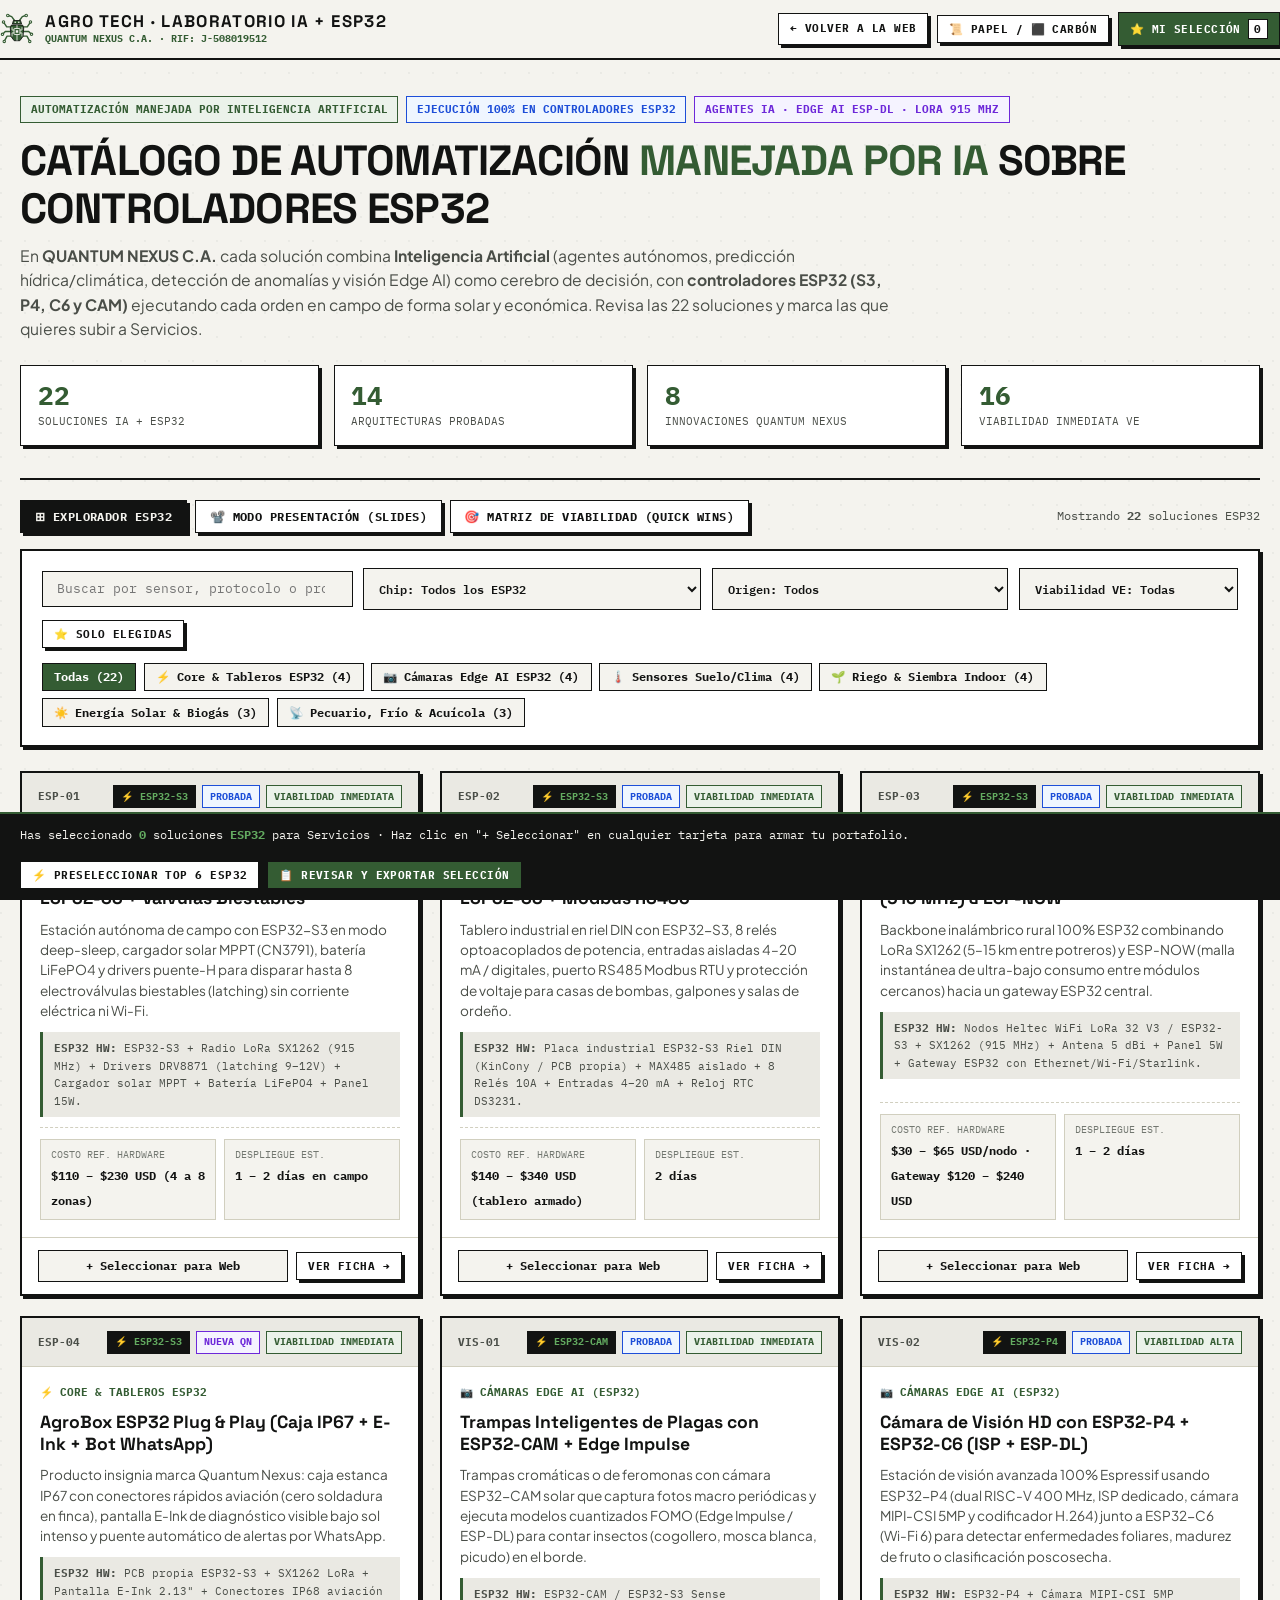
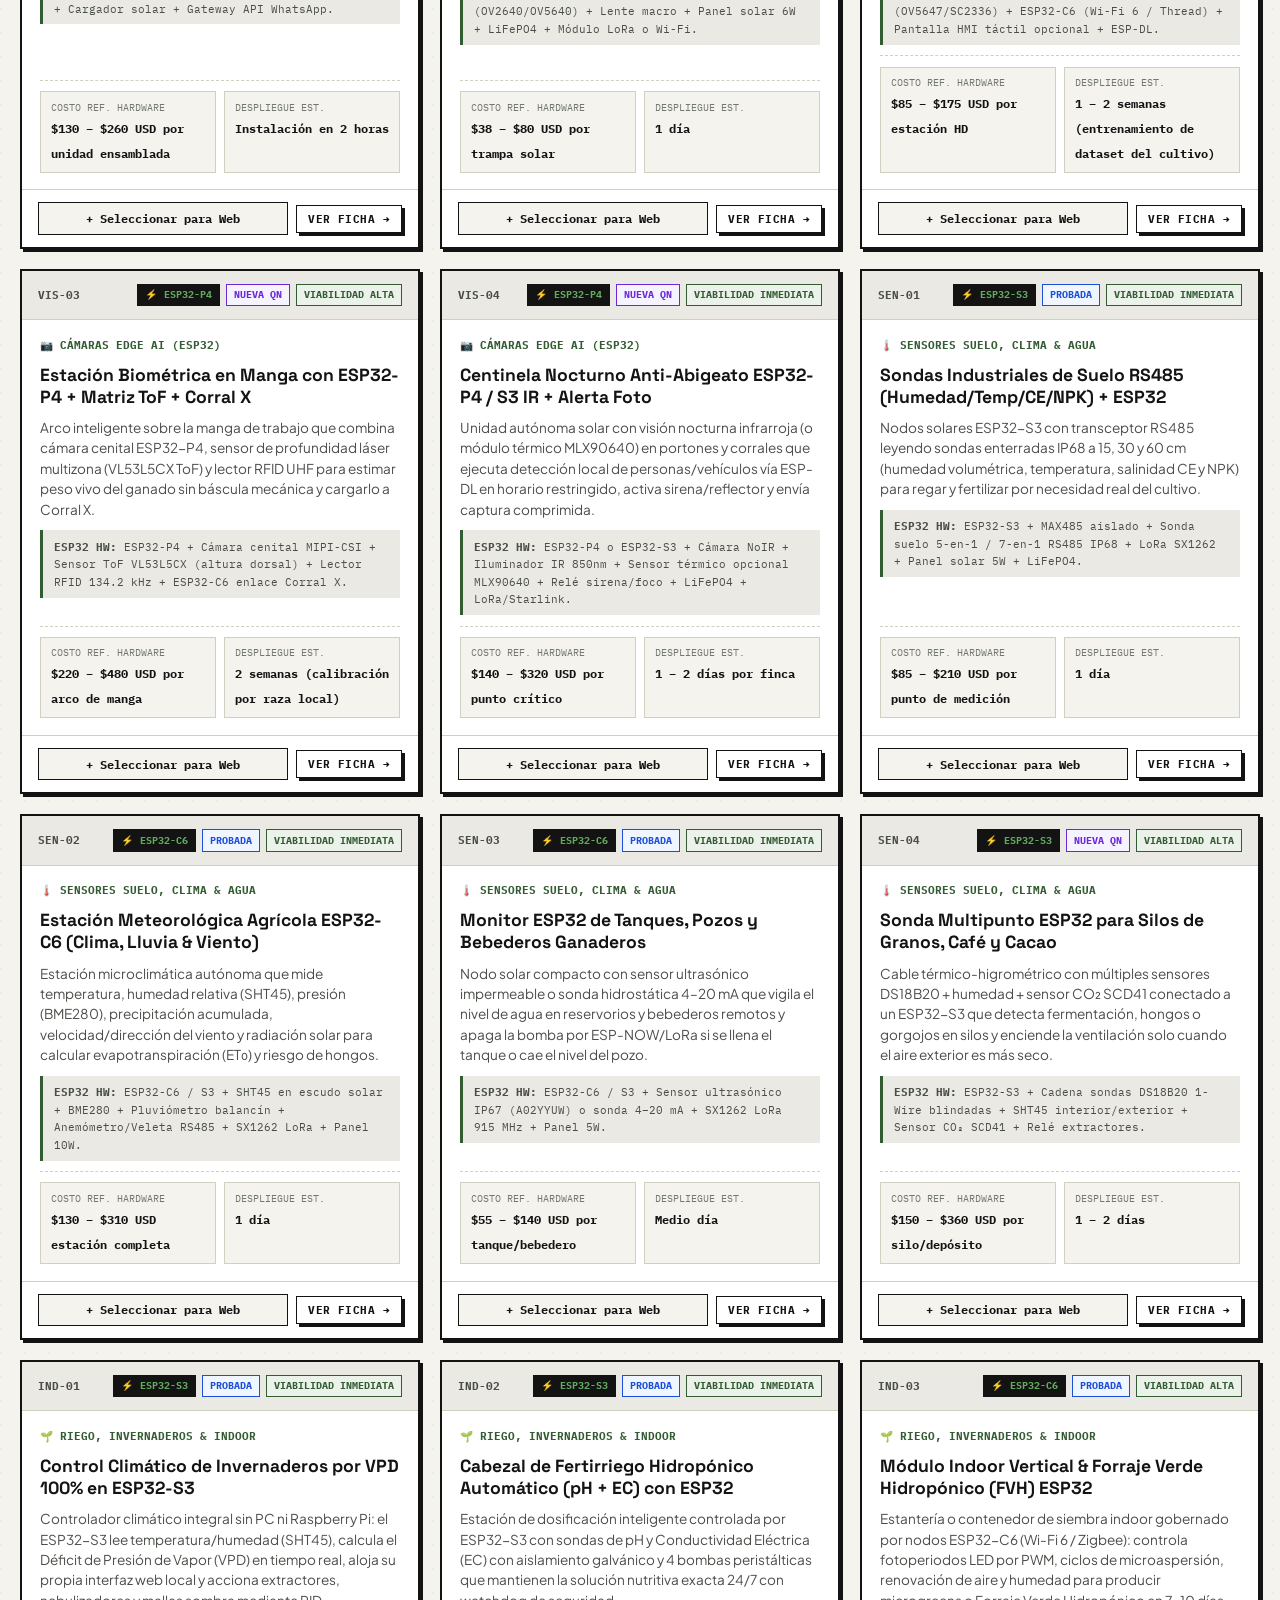
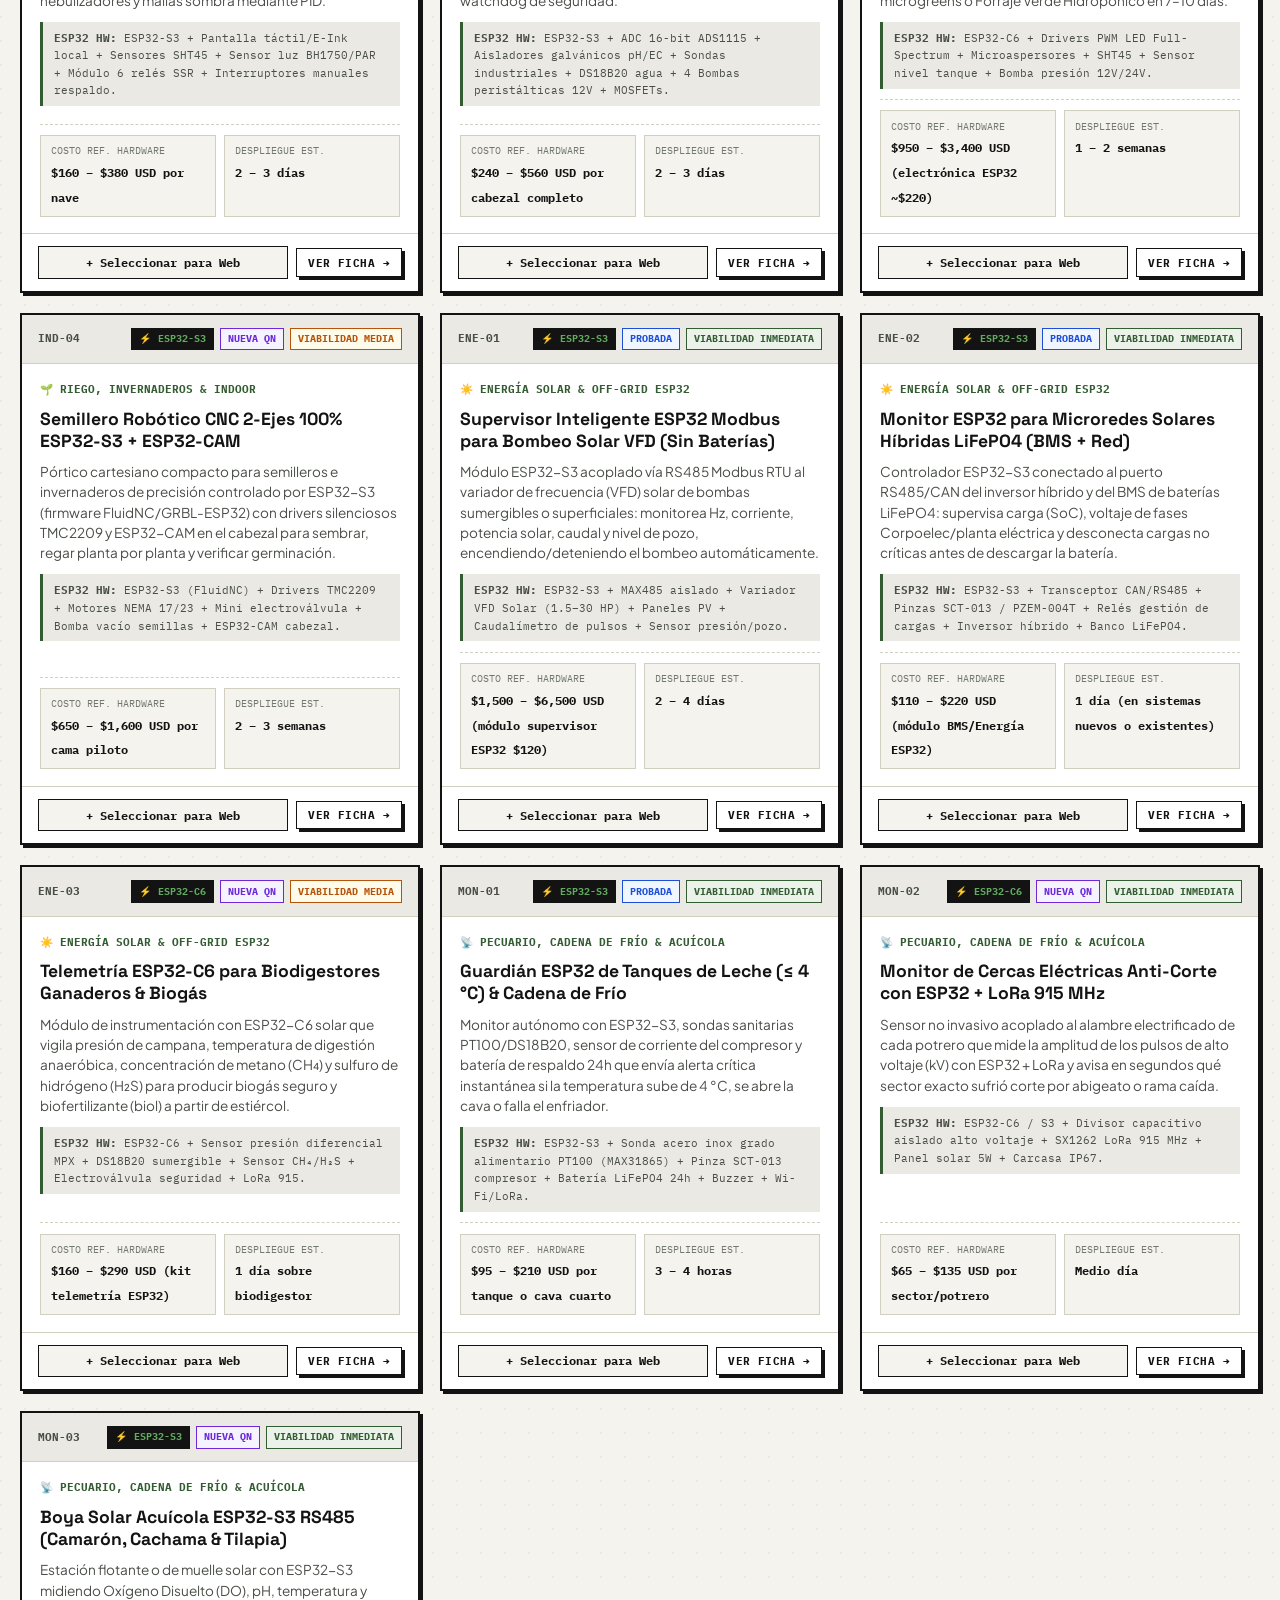
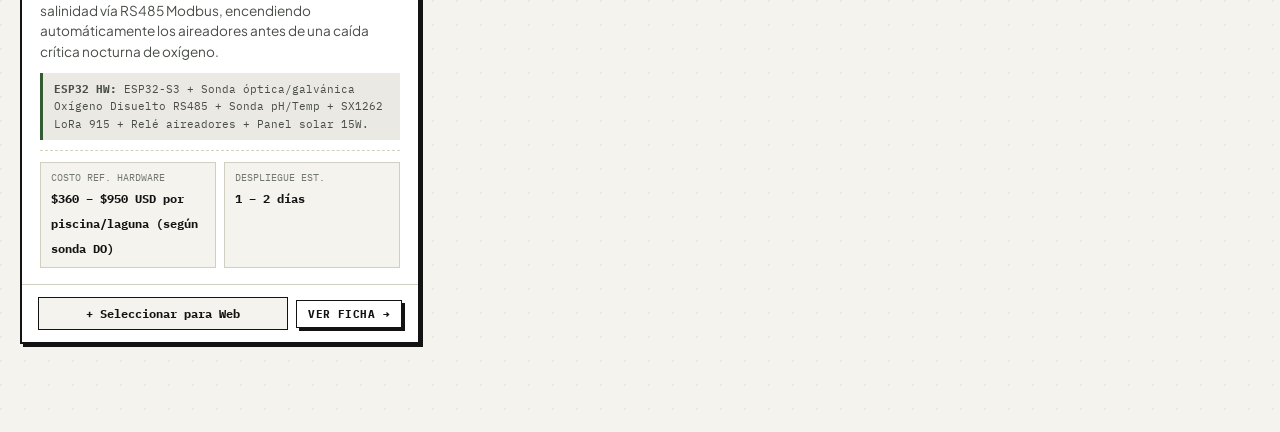
<file: catalogo-ideas-agrotech.html>
<!DOCTYPE html>
<html lang="es" data-theme="light">
<head>
  <meta charset="UTF-8">
  <meta name="viewport" content="width=device-width, initial-scale=1.0">
  <meta name="theme-color" content="#F4F3EE">
  <title>Catálogo Interactivo de Automatización con IA + ESP32 · AGRO TECH · QUANTUM NEXUS C.A. (RIF: J-508019512)</title>
  <link rel="icon" type="image/svg+xml" href="assets/images/favicon.svg?v=2026.20">
  <link rel="shortcut icon" type="image/svg+xml" href="assets/images/favicon.svg?v=2026.20">
  <link rel="preconnect" href="https://fonts.googleapis.com">
  <link rel="preconnect" href="https://fonts.gstatic.com" crossorigin>
  <link rel="stylesheet" href="https://fonts.googleapis.com/css2?family=IBM+Plex+Mono:wght@400;500;600;700&family=Plus+Jakarta+Sans:wght@400;500;600;700;800&family=Space+Grotesk:wght@600;700&display=swap">
  <style>
    :root {
      --bg-canvas: #F4F3EE;
      --bg-surface: #FFFFFF;
      --bg-subtle: #EAE9E3;
      --ink-primary: #121312;
      --ink-secondary: #4A4E48;
      --ink-tertiary: #727770;
      --ink-inverse: #F4F3EE;

      --green-primary: #345C33;
      --green-hover: #264325;
      --green-light: #EBF2EA;
      --accent-blue: #1D4ED8;
      --accent-blue-bg: #EFF6FF;
      --accent-amber: #B45309;
      --accent-amber-bg: #FFFBEB;
      --accent-purple: #6D28D9;
      --accent-purple-bg: #F5F3FF;

      --panel-dark-bg: #121312;
      --panel-dark-ink: #F4F3EE;
      --panel-dark-muted: #B6BBB3;
      --panel-dark-accent: #63AA60;

      --border-w: 1.5px;
      --border-bold: 2.5px;
      --border-color: #121312;
      --border-muted: #D1CFBF;

      --shadow: 3px 3px 0 #121312;
      --shadow-lg: 6px 6px 0 #121312;

      --font-sans: 'Plus Jakarta Sans', -apple-system, BlinkMacSystemFont, sans-serif;
      --font-display: 'Space Grotesk', var(--font-sans);
      --font-mono: 'IBM Plex Mono', Consolas, monospace;
    }

    [data-theme="dark"] {
      --bg-canvas: #111211;
      --bg-surface: #181A18;
      --bg-subtle: #222522;
      --ink-primary: #F4F3EE;
      --ink-secondary: #B6BBB3;
      --ink-tertiary: #8B9188;
      --ink-inverse: #111211;

      --green-primary: #4E8A4B;
      --green-hover: #63AA60;
      --green-light: #1A2819;
      --accent-blue: #60A5FA;
      --accent-blue-bg: #172554;
      --accent-amber: #FBBF24;
      --accent-amber-bg: #2D2310;
      --accent-purple: #C4B5FD;
      --accent-purple-bg: #2E1065;

      --panel-dark-bg: #0A0B0A;
      --border-color: #F4F3EE;
      --border-muted: #383D37;
      --shadow: 3px 3px 0 #F4F3EE;
      --shadow-lg: 6px 6px 0 #F4F3EE;
    }

    *, *::before, *::after { box-sizing: border-box; margin: 0; padding: 0; }
    html { font-size: 16px; scroll-behavior: smooth; }
    body {
      background: var(--bg-canvas);
      color: var(--ink-primary);
      font-family: var(--font-sans);
      line-height: 1.55;
      background-image: radial-gradient(circle at 1px 1px, rgba(18,19,18,0.045) 1px, transparent 0);
      background-size: 24px 24px;
      padding-bottom: 5.5rem;
    }
    [data-theme="dark"] body {
      background-image: radial-gradient(circle at 1px 1px, rgba(244,243,238,0.05) 1px, transparent 0);
    }

    .container { width: 100%; max-width: 1280px; margin: 0 auto; padding: 0 1.25rem; }

    /* Top Header */
    .topbar {
      position: sticky; top: 0; z-index: 100;
      background: var(--bg-canvas);
      border-bottom: var(--border-bold) solid var(--border-color);
    }
    .topbar-inner {
      display: flex; align-items: center; justify-content: space-between;
      gap: 1rem; padding: 0.72rem 0; flex-wrap: wrap;
    }
    .brand { display: flex; align-items: center; gap: 0.7rem; text-decoration: none; color: inherit; }
    .brand-emblem { width: 34px; height: 34px; display: block; flex-shrink: 0; }
    .brand-emblem .bug-pcb { stroke: var(--green-primary); }
    .brand-emblem .bug-body { fill: var(--green-primary); stroke: var(--ink-primary); }
    .brand-emblem .bug-pad { fill: var(--bg-canvas); stroke: var(--green-primary); }
    .brand-emblem .bug-die { stroke: var(--bg-canvas); }
    .brand-emblem .bug-core { fill: var(--bg-canvas); }

    .brand-title { font-family: var(--font-display); font-weight: 700; font-size: 1.05rem; letter-spacing: 0.08em; text-transform: uppercase; line-height: 1.1; }
    .brand-sub { font-family: var(--font-mono); font-size: 0.65rem; font-weight: 700; color: var(--green-primary); text-transform: uppercase; }

    .topbar-controls { display: flex; align-items: center; gap: 0.55rem; flex-wrap: wrap; }

    .btn {
      display: inline-flex; align-items: center; justify-content: center; gap: 0.45rem;
      font-family: var(--font-mono); font-size: 0.76rem; font-weight: 700;
      text-transform: uppercase; text-decoration: none; letter-spacing: 0.04em;
      padding: 0.5rem 0.85rem; border: var(--border-w) solid var(--border-color);
      background: var(--bg-surface); color: var(--ink-primary); box-shadow: var(--shadow);
      cursor: pointer; transition: transform 110ms ease, box-shadow 110ms ease, background 110ms ease;
    }
    .btn:hover { transform: translate(-1px, -1px); box-shadow: 4px 4px 0 var(--border-color); }
    .btn:active { transform: translate(1px, 1px); box-shadow: 1px 1px 0 var(--border-color); }
    .btn-primary { background: var(--green-primary); color: #fff; }
    .btn-primary:hover { background: var(--green-hover); }
    .btn-active { background: var(--ink-primary); color: var(--ink-inverse); }
    .btn-sm { padding: 0.38rem 0.68rem; font-size: 0.7rem; }

    .badge-count {
      display: inline-flex; align-items: center; justify-content: center;
      min-width: 20px; height: 20px; padding: 0 5px;
      background: #fff; color: #121312; border: 1px solid #121312;
      font-size: 0.68rem; font-weight: 800;
    }

    /* Hero Banner */
    .hero {
      padding: 2.25rem 0 2rem;
      border-bottom: var(--border-bold) solid var(--border-color);
    }
    .hero-top-tags { display: flex; flex-wrap: wrap; gap: 0.5rem; margin-bottom: 0.9rem; }
    .pill {
      font-family: var(--font-mono); font-size: 0.7rem; font-weight: 700; text-transform: uppercase;
      padding: 0.25rem 0.6rem; border: 1px solid var(--border-color); background: var(--bg-surface);
      display: inline-flex; align-items: center; gap: 0.35rem;
    }
    .pill-green { background: var(--green-light); color: var(--green-primary); border-color: var(--green-primary); }
    .pill-blue { background: var(--accent-blue-bg); color: var(--accent-blue); border-color: var(--accent-blue); }
    .pill-purple { background: var(--accent-purple-bg); color: var(--accent-purple); border-color: var(--accent-purple); }

    .hero h1 {
      font-family: var(--font-display); font-size: clamp(1.7rem, 3.3vw, 2.75rem);
      line-height: 1.12; text-transform: uppercase; letter-spacing: -0.02em; margin-bottom: 0.75rem;
    }
    .hero h1 span { color: var(--green-primary); }
    .hero-desc { max-width: 80ch; font-size: 0.98rem; color: var(--ink-secondary); margin-bottom: 1.5rem; }

    .stats-strip {
      display: grid; grid-template-columns: repeat(4, 1fr); gap: 0.9rem;
    }
    .stat-card {
      background: var(--bg-surface); border: var(--border-w) solid var(--border-color);
      box-shadow: var(--shadow); padding: 0.9rem 1.05rem;
    }
    .stat-num { font-family: var(--font-mono); font-size: 1.65rem; font-weight: 700; color: var(--green-primary); line-height: 1.1; }
    .stat-lbl { font-family: var(--font-mono); font-size: 0.7rem; text-transform: uppercase; color: var(--ink-secondary); margin-top: 0.2rem; }

    /* Mode Tabs */
    .mode-bar {
      display: flex; align-items: center; justify-content: space-between; flex-wrap: wrap;
      gap: 0.85rem; padding: 1.25rem 0 1rem;
    }
    .mode-tabs { display: flex; gap: 0.5rem; flex-wrap: wrap; }

    /* Filter Toolbar */
    .filter-panel {
      background: var(--bg-surface); border: var(--border-bold) solid var(--border-color);
      box-shadow: var(--shadow); padding: 1.1rem 1.25rem; margin-bottom: 1.5rem;
      display: flex; flex-direction: column; gap: 0.9rem;
    }
    .filter-row { display: flex; align-items: center; gap: 0.65rem; flex-wrap: wrap; }
    .search-input {
      flex: 1 1 240px; font-family: var(--font-mono); font-size: 0.82rem;
      padding: 0.55rem 0.85rem; background: var(--bg-canvas); color: var(--ink-primary);
      border: var(--border-w) solid var(--border-color); outline: none;
    }
    .search-input:focus { border-color: var(--green-primary); }
    .filter-select {
      font-family: var(--font-mono); font-size: 0.76rem; font-weight: 600;
      padding: 0.55rem 0.7rem; background: var(--bg-canvas); color: var(--ink-primary);
      border: var(--border-w) solid var(--border-color);
    }
    .cat-chips { display: flex; gap: 0.45rem; flex-wrap: wrap; }
    .cat-chip {
      font-family: var(--font-mono); font-size: 0.72rem; font-weight: 700;
      padding: 0.36rem 0.7rem; border: 1.5px solid var(--border-color);
      background: var(--bg-canvas); color: var(--ink-primary); cursor: pointer;
    }
    .cat-chip.active { background: var(--green-primary); color: #fff; border-color: var(--border-color); }

    /* Ideas Grid */
    .ideas-grid {
      display: grid; grid-template-columns: repeat(auto-fill, minmax(350px, 1fr)); gap: 1.25rem;
    }
    .idea-card {
      background: var(--bg-surface); border: var(--border-bold) solid var(--border-color);
      box-shadow: var(--shadow); display: flex; flex-direction: column;
      transition: transform 130ms ease, box-shadow 130ms ease;
    }
    .idea-card:hover { transform: translate(-2px, -2px); box-shadow: var(--shadow-lg); }
    .idea-card.selected { border-color: var(--green-primary); box-shadow: 5px 5px 0 var(--green-primary); }

    .card-head {
      padding: 0.8rem 1rem; border-bottom: var(--border-w) solid var(--border-muted);
      background: var(--bg-subtle); display: flex; justify-content: space-between; align-items: center; gap: 0.5rem; flex-wrap: wrap;
    }
    .card-code { font-family: var(--font-mono); font-size: 0.68rem; font-weight: 700; color: var(--ink-secondary); }
    .card-badges { display: flex; gap: 0.35rem; flex-wrap: wrap; }
    .tag {
      font-family: var(--font-mono); font-size: 0.63rem; font-weight: 700; text-transform: uppercase;
      padding: 0.16rem 0.45rem; border: 1px solid currentColor;
    }
    .tag-exists { background: var(--accent-blue-bg); color: var(--accent-blue); }
    .tag-new { background: var(--accent-purple-bg); color: var(--accent-purple); }
    .tag-high { background: var(--green-light); color: var(--green-primary); }
    .tag-med { background: var(--accent-amber-bg); color: var(--accent-amber); }
    .tag-mcu { background: var(--panel-dark-bg); color: var(--panel-dark-accent); border-color: var(--border-color); }

    .card-body { padding: 1.05rem 1.15rem; display: flex; flex-direction: column; gap: 0.65rem; flex: 1; }
    .card-top-row { display: flex; justify-content: space-between; align-items: center; gap: 0.5rem; flex-wrap: wrap; }
    .card-cat { font-family: var(--font-mono); font-size: 0.66rem; font-weight: 700; color: var(--green-primary); text-transform: uppercase; }
    .card-title { font-family: var(--font-display); font-size: 1.1rem; font-weight: 700; line-height: 1.25; }
    .card-summary { font-size: 0.85rem; color: var(--ink-secondary); line-height: 1.5; }

    .card-meta-grid {
      display: grid; grid-template-columns: 1fr 1fr; gap: 0.5rem;
      padding-top: 0.65rem; border-top: 1px dashed var(--border-muted); margin-top: auto;
    }
    .meta-box { background: var(--bg-canvas); border: 1px solid var(--border-muted); padding: 0.45rem 0.6rem; }
    .meta-k { font-family: var(--font-mono); font-size: 0.62rem; color: var(--ink-tertiary); text-transform: uppercase; display: block; }
    .meta-v { font-family: var(--font-mono); font-size: 0.74rem; font-weight: 700; color: var(--ink-primary); }

    .hw-line {
      font-family: var(--font-mono); font-size: 0.71rem; color: var(--ink-secondary);
      background: var(--bg-subtle); padding: 0.45rem 0.65rem; border-left: 3px solid var(--green-primary);
    }

    .card-foot {
      padding: 0.75rem 1rem; border-top: var(--border-w) solid var(--border-muted);
      display: flex; justify-content: space-between; align-items: center; gap: 0.5rem;
    }
    .select-toggle {
      flex: 1; font-family: var(--font-mono); font-size: 0.72rem; font-weight: 700;
      padding: 0.48rem 0.7rem; border: var(--border-w) solid var(--border-color);
      background: var(--bg-canvas); color: var(--ink-primary); cursor: pointer;
    }
    .select-toggle.is-selected {
      background: var(--green-primary); color: #fff; border-color: var(--border-color);
    }

    /* Priority Matrix View */
    .matrix-section { display: none; }
    .matrix-section.active { display: block; }
    .quad-grid { display: grid; grid-template-columns: 1fr 1fr; gap: 1.25rem; }
    .quad-box {
      background: var(--bg-surface); border: var(--border-bold) solid var(--border-color);
      box-shadow: var(--shadow); padding: 1.25rem;
    }
    .quad-head { display: flex; justify-content: space-between; align-items: center; gap: 0.5rem; flex-wrap: wrap; margin-bottom: 0.85rem; padding-bottom: 0.6rem; border-bottom: 1.5px solid var(--border-muted); }
    .quad-title { font-family: var(--font-display); font-size: 1.02rem; font-weight: 700; text-transform: uppercase; }
    .quad-list { display: flex; flex-direction: column; gap: 0.55rem; }
    .quad-item {
      display: flex; justify-content: space-between; align-items: center; gap: 0.6rem;
      padding: 0.55rem 0.7rem; background: var(--bg-canvas); border: 1px solid var(--border-muted);
      font-size: 0.82rem; cursor: pointer;
    }
    .quad-item .btn { white-space: nowrap; flex-shrink: 0; }
    .quad-item:hover { border-color: var(--green-primary); }

    /* Presentation / Slides View */
    .slides-section { display: none; }
    .slides-section.active { display: block; }
    .slide-stage {
      background: var(--bg-surface); border: var(--border-bold) solid var(--border-color);
      box-shadow: var(--shadow-lg); min-height: 540px; display: flex; flex-direction: column;
    }
    .slide-topbar {
      background: var(--panel-dark-bg); color: var(--panel-dark-ink);
      padding: 0.7rem 1.25rem; display: flex; justify-content: space-between; align-items: center;
      font-family: var(--font-mono); font-size: 0.74rem; gap: 1rem; flex-wrap: wrap;
    }
    .slide-content { padding: 2rem; flex: 1; display: grid; grid-template-columns: 1.15fr 0.85fr; gap: 2rem; align-items: start; }
    .slide-title { font-family: var(--font-display); font-size: clamp(1.35rem, 2.4vw, 2rem); line-height: 1.15; margin: 0.45rem 0 0.85rem; }
    .slide-bullets { list-style: none; display: flex; flex-direction: column; gap: 0.6rem; margin: 1rem 0; }
    .slide-bullets li { display: flex; gap: 0.55rem; font-size: 0.9rem; color: var(--ink-secondary); }
    .slide-bullets li::before { content: "→"; color: var(--green-primary); font-family: var(--font-mono); font-weight: 800; }
    .slide-arch-box {
      background: var(--bg-subtle); border: var(--border-w) solid var(--border-color);
      padding: 1.1rem; display: flex; flex-direction: column; gap: 0.85rem;
    }
    .slide-nav {
      padding: 0.9rem 1.25rem; border-top: var(--border-w) solid var(--border-color);
      background: var(--bg-subtle); display: flex; justify-content: space-between; align-items: center; flex-wrap: wrap; gap: 0.75rem;
    }
    .slide-progress { font-family: var(--font-mono); font-size: 0.76rem; font-weight: 700; }

    /* Modal Detail & Selection Drawer */
    .modal {
      position: fixed; inset: 0; z-index: 900; display: none; align-items: center; justify-content: center;
      padding: 1rem; background: rgba(18, 19, 18, 0.78); backdrop-filter: blur(4px);
    }
    .modal.open { display: flex; }
    .modal-dialog {
      width: min(860px, 100%); max-height: 90vh; background: var(--bg-surface);
      border: var(--border-bold) solid var(--border-color); box-shadow: 8px 8px 0 var(--border-color);
      display: flex; flex-direction: column; overflow: hidden;
    }
    .modal-head {
      padding: 1rem 1.35rem; background: var(--bg-subtle); border-bottom: var(--border-w) solid var(--border-color);
      display: flex; justify-content: space-between; align-items: flex-start; gap: 1rem;
    }
    .modal-body { padding: 1.35rem; overflow-y: auto; display: flex; flex-direction: column; gap: 1.15rem; }
    .modal-foot {
      padding: 0.9rem 1.35rem; background: var(--bg-subtle); border-top: var(--border-w) solid var(--border-color);
      display: flex; justify-content: space-between; align-items: center; gap: 0.75rem; flex-wrap: wrap;
    }

    .arch-diagram {
      display: flex; align-items: center; justify-content: space-between; gap: 0.4rem;
      flex-wrap: wrap; padding: 0.85rem; background: var(--bg-canvas); border: 1.5px dashed var(--border-color);
      font-family: var(--font-mono); font-size: 0.72rem;
    }
    .arch-node {
      flex: 1 1 110px; text-align: center; padding: 0.55rem 0.45rem;
      background: var(--bg-surface); border: 1.5px solid var(--border-color); font-weight: 700;
    }
    .arch-arrow { font-weight: 800; color: var(--green-primary); }

    .detail-grid { display: grid; grid-template-columns: repeat(2, 1fr); gap: 0.85rem; }
    .detail-box { border: 1px solid var(--border-muted); background: var(--bg-canvas); padding: 0.85rem 1rem; }
    .detail-box h4 { font-family: var(--font-mono); font-size: 0.72rem; color: var(--green-primary); text-transform: uppercase; margin-bottom: 0.35rem; }
    .detail-box p, .detail-box ul { font-size: 0.86rem; color: var(--ink-secondary); }
    .detail-box ul { padding-left: 1.1rem; }

    .export-textarea {
      width: 100%; min-height: 220px; font-family: var(--font-mono); font-size: 0.78rem;
      padding: 0.85rem; background: var(--bg-canvas); color: var(--ink-primary);
      border: var(--border-w) solid var(--border-color); resize: vertical;
    }
    .note-input {
      width: 100%; font-family: var(--font-mono); font-size: 0.78rem;
      padding: 0.55rem 0.75rem; background: var(--bg-canvas); color: var(--ink-primary);
      border: 1.5px solid var(--border-color);
    }

    /* Floating Selection Bar */
    .selection-bar {
      position: fixed; bottom: 0; left: 0; right: 0; z-index: 200;
      background: var(--panel-dark-bg); color: var(--panel-dark-ink);
      border-top: var(--border-bold) solid var(--green-primary);
      padding: 0.7rem 1.25rem;
      display: flex; justify-content: space-between; align-items: center; gap: 1rem; flex-wrap: wrap;
    }
    .selection-info { font-family: var(--font-mono); font-size: 0.78rem; }
    .selection-info strong { color: var(--panel-dark-accent); }

    .toast {
      position: fixed; top: 76px; right: 20px; z-index: 1200;
      background: var(--green-primary); color: #fff; border: 2px solid var(--border-color);
      box-shadow: var(--shadow); padding: 0.65rem 1rem; font-family: var(--font-mono); font-size: 0.76rem; font-weight: 700;
      opacity: 0; pointer-events: none; transform: translateY(-8px); transition: all 180ms ease;
    }
    .toast.show { opacity: 1; transform: translateY(0); }

    .hidden { display: none !important; }

    @media (max-width: 900px) {
      .stats-strip { grid-template-columns: repeat(2, 1fr); }
      .slide-content, .quad-grid, .detail-grid { grid-template-columns: 1fr; }
    }
    @media (max-width: 560px) {
      .ideas-grid { grid-template-columns: 1fr; }
      .stats-strip { grid-template-columns: 1fr 1fr; }
      .slide-content { padding: 1.15rem; }
    }
  </style>
</head>
<body>
  <header class="topbar">
    <div class="container topbar-inner">
      <a href="index.html" class="brand">
        <svg class="brand-emblem" viewBox="0 0 96 96" width="34" height="34" fill="none" xmlns="http://www.w3.org/2000/svg" role="img" aria-label="Emblema Insecto Microprocesador AGRO TECH">
          <polyline points="41,24 33,13 24,10" class="bug-pcb" stroke-width="4" stroke-linecap="round" stroke-linejoin="round" />
          <polyline points="55,24 63,13 72,10" class="bug-pcb" stroke-width="4" stroke-linecap="round" stroke-linejoin="round" />
          <circle cx="22" cy="10" r="3.6" class="bug-pad" stroke-width="3" />
          <circle cx="74" cy="10" r="3.6" class="bug-pad" stroke-width="3" />
          <polyline points="30,42 19,42 11,30" class="bug-pcb" stroke-width="4" stroke-linecap="round" stroke-linejoin="round" />
          <circle cx="10" cy="28" r="3.4" class="bug-pad" stroke-width="3" />
          <polyline points="66,42 77,42 85,30" class="bug-pcb" stroke-width="4" stroke-linecap="round" stroke-linejoin="round" />
          <circle cx="86" cy="28" r="3.4" class="bug-pad" stroke-width="3" />
          <polyline points="29,55 15,55 8,62" class="bug-pcb" stroke-width="4" stroke-linecap="round" stroke-linejoin="round" />
          <circle cx="7" cy="63" r="3.4" class="bug-pad" stroke-width="3" />
          <polyline points="67,55 81,55 88,62" class="bug-pcb" stroke-width="4" stroke-linecap="round" stroke-linejoin="round" />
          <circle cx="89" cy="63" r="3.4" class="bug-pad" stroke-width="3" />
          <polyline points="32,68 20,68 13,81" class="bug-pcb" stroke-width="4" stroke-linecap="round" stroke-linejoin="round" />
          <circle cx="12" cy="83" r="3.4" class="bug-pad" stroke-width="3" />
          <polyline points="64,68 76,68 83,81" class="bug-pcb" stroke-width="4" stroke-linecap="round" stroke-linejoin="round" />
          <circle cx="84" cy="83" r="3.4" class="bug-pad" stroke-width="3" />
          <polygon points="38,24 58,24 61,34 35,34" class="bug-body" stroke-width="2.4" stroke-linejoin="round" />
          <circle cx="43" cy="29" r="2.2" class="bug-core" />
          <circle cx="53" cy="29" r="2.2" class="bug-core" />
          <polygon points="32,37 64,37 67,45 65,69 56,81 40,81 31,69 29,45" class="bug-body" stroke-width="2.4" stroke-linejoin="round" />
          <rect x="39.5" y="46.5" width="17" height="17" rx="2" class="bug-die" stroke-width="2.5" />
          <rect x="44.5" y="51.5" width="7" height="7" class="bug-core" />
          <line x1="48" y1="37" x2="48" y2="46.5" class="bug-die" stroke-width="2.4" />
          <line x1="48" y1="63.5" x2="48" y2="81" class="bug-die" stroke-width="2.4" />
          <polyline points="39.5,51 34,51 34,44" class="bug-die" stroke-width="2.2" stroke-linecap="round" stroke-linejoin="round" />
          <polyline points="56.5,51 62,51 62,44" class="bug-die" stroke-width="2.2" stroke-linecap="round" stroke-linejoin="round" />
          <polyline points="39.5,59 34,59 34,68" class="bug-die" stroke-width="2.2" stroke-linecap="round" stroke-linejoin="round" />
          <polyline points="56.5,59 62,59 62,68" class="bug-die" stroke-width="2.2" stroke-linecap="round" stroke-linejoin="round" />
        </svg>
        <div>
          <div class="brand-title">AGRO TECH · LABORATORIO IA + ESP32</div>
          <div class="brand-sub">QUANTUM NEXUS C.A. · RIF: J-508019512</div>
        </div>
      </a>

      <div class="topbar-controls">
        <a href="index.html" class="btn btn-sm">← Volver a la Web</a>
        <button type="button" id="themeBtn" class="btn btn-sm">📜 Papel / ⬛ Carbón</button>
        <button type="button" id="openSelectionBtn" class="btn btn-primary btn-sm">
          <span>⭐ Mi Selección</span>
          <span class="badge-count" id="selectedCountTop">0</span>
        </button>
      </div>
    </div>
  </header>

  <main class="container">
    <!-- Hero -->
    <section class="hero">
      <div class="hero-top-tags">
        <span class="pill pill-green">AUTOMATIZACIÓN MANEJADA POR INTELIGENCIA ARTIFICIAL</span>
        <span class="pill pill-blue">EJECUCIÓN 100% EN CONTROLADORES ESP32</span>
        <span class="pill pill-purple">AGENTES IA · EDGE AI ESP-DL · LORA 915 MHz</span>
      </div>
      <h1>CATÁLOGO DE AUTOMATIZACIÓN <span>MANEJADA POR IA</span> SOBRE CONTROLADORES ESP32</h1>
      <p class="hero-desc">
        En <strong>QUANTUM NEXUS C.A.</strong> cada solución combina <strong>Inteligencia Artificial</strong> (agentes autónomos, predicción hídrica/climática, detección de anomalías y visión Edge AI) como cerebro de decisión, con <strong>controladores ESP32 (S3, P4, C6 y CAM)</strong> ejecutando cada orden en campo de forma solar y económica. Revisa las 22 soluciones y marca las que quieres subir a Servicios.
      </p>

      <div class="stats-strip">
        <div class="stat-card">
          <div class="stat-num" id="statTotal">22</div>
          <div class="stat-lbl">Soluciones IA + ESP32</div>
        </div>
        <div class="stat-card">
          <div class="stat-num" id="statExisting">14</div>
          <div class="stat-lbl">Arquitecturas Probadas</div>
        </div>
        <div class="stat-card">
          <div class="stat-num" id="statNew">8</div>
          <div class="stat-lbl">Innovaciones Quantum Nexus</div>
        </div>
        <div class="stat-card">
          <div class="stat-num" id="statQuickWins">14</div>
          <div class="stat-lbl">Viabilidad Inmediata VE</div>
        </div>
      </div>
    </section>

    <!-- View Mode Switcher -->
    <div class="mode-bar">
      <div class="mode-tabs" role="tablist" aria-label="Modo de visualización">
        <button type="button" class="btn btn-active" data-view="catalog">⊞ Explorador ESP32</button>
        <button type="button" class="btn" data-view="slides">📽️ Modo Presentación (Slides)</button>
        <button type="button" class="btn" data-view="matrix">🎯 Matriz de Viabilidad (Quick Wins)</button>
      </div>
      <div style="font-family: var(--font-mono); font-size: 0.74rem; color: var(--ink-secondary);">
        Mostrando <strong id="visibleCount">22</strong> soluciones ESP32
      </div>
    </div>

    <!-- CATALOG VIEW -->
    <section id="catalogView">
      <div class="filter-panel">
        <div class="filter-row">
          <input type="search" id="searchInput" class="search-input" placeholder="Buscar por sensor, protocolo o problema: ESP32-P4, ESP-DL, LoRa, RS485, VPD, pH, leche, solar, cerca...">
          <select id="mcuFilter" class="filter-select" aria-label="Filtrar por familia ESP32">
            <option value="all">Chip: Todos los ESP32</option>
            <option value="ESP32-S3">ESP32-S3 (Todo terreno + SIMD IA)</option>
            <option value="ESP32-P4">ESP32-P4 + C6 (Visión HD / HMI)</option>
            <option value="ESP32-CAM">ESP32-CAM (Cámara Ultra-Bajo Costo)</option>
            <option value="ESP32-C6">ESP32-C6 (Wi-Fi 6 / Zigbee / Bajo Consumo)</option>
          </select>
          <select id="originFilter" class="filter-select" aria-label="Filtrar por origen">
            <option value="all">Origen: Todos</option>
            <option value="exists">Solo Probadas / Open-Source</option>
            <option value="new">Solo Propuestas Nuevas Quantum Nexus</option>
          </select>
          <select id="viabilityFilter" class="filter-select" aria-label="Filtrar por viabilidad">
            <option value="all">Viabilidad VE: Todas</option>
            <option value="inmediata">Inmediata</option>
            <option value="alta">Alta (Corto Plazo)</option>
            <option value="media">Media (Proyecto Especial)</option>
          </select>
          <button type="button" id="onlySelectedBtn" class="btn btn-sm">⭐ Solo Elegidas</button>
        </div>

        <div class="cat-chips" id="catChips">
          <button type="button" class="cat-chip active" data-cat="all">Todas (22)</button>
          <button type="button" class="cat-chip" data-cat="core">⚡ Core & Tableros ESP32 (4)</button>
          <button type="button" class="cat-chip" data-cat="vision">📷 Cámaras Edge AI ESP32 (4)</button>
          <button type="button" class="cat-chip" data-cat="sensores">🌡️ Sensores Suelo/Clima (4)</button>
          <button type="button" class="cat-chip" data-cat="indoor">🌱 Riego & Siembra Indoor (4)</button>
          <button type="button" class="cat-chip" data-cat="energia">☀️ Energía Solar & Biogás (3)</button>
          <button type="button" class="cat-chip" data-cat="monitoreo">📡 Pecuario, Frío & Acuícola (3)</button>
        </div>
      </div>

      <div class="ideas-grid" id="ideasGrid"></div>
    </section>

    <!-- PRESENTATION SLIDES VIEW -->
    <section id="slidesView" class="slides-section">
      <div class="slide-stage">
        <div class="slide-topbar">
          <span id="slideHeaderCode">SLIDE 01 / 22 · QUANTUM NEXUS C.A. (RIF: J-508019512)</span>
          <span id="slideHeaderCat">CATEGORÍA</span>
        </div>
        <div class="slide-content" id="slideContent"></div>
        <div class="slide-nav">
          <div style="display:flex; gap:0.5rem;">
            <button type="button" id="prevSlideBtn" class="btn btn-sm">← Anterior</button>
            <button type="button" id="nextSlideBtn" class="btn btn-sm">Siguiente →</button>
          </div>
          <span class="slide-progress" id="slideProgress">1 / 22 · Usa flechas ← → del teclado</span>
          <button type="button" id="slideSelectBtn" class="btn btn-primary btn-sm">+ Seleccionar para Servicios</button>
        </div>
      </div>
    </section>

    <!-- PRIORITY MATRIX VIEW -->
    <section id="matrixView" class="matrix-section">
      <div class="quad-grid" id="quadGrid"></div>
    </section>
  </main>

  <!-- Fixed Bottom Selection Summary Bar -->
  <div class="selection-bar">
    <div class="selection-info">
      Has seleccionado <strong id="selectedCountBar">0</strong> soluciones <strong>ESP32</strong> para Servicios ·
      <span id="selectedPreviewText">Haz clic en "+ Seleccionar" en cualquier tarjeta para armar tu portafolio.</span>
    </div>
    <div style="display:flex; gap:0.5rem; flex-wrap:wrap;">
      <button type="button" id="quickSelectTopBtn" class="btn btn-sm">⚡ Preseleccionar Top 6 ESP32</button>
      <button type="button" id="exportSelectionBtn" class="btn btn-primary btn-sm">📋 Revisar y Exportar Selección</button>
    </div>
  </div>

  <!-- Idea Technical Detail Modal -->
  <div id="detailModal" class="modal" aria-hidden="true" role="dialog" aria-modal="true">
    <div class="modal-dialog">
      <div class="modal-head">
        <div>
          <div id="detailCode" style="font-family:var(--font-mono); font-size:0.72rem; font-weight:700; color:var(--green-primary);"></div>
          <h2 id="detailTitle" style="font-family:var(--font-display); font-size:1.3rem; margin-top:2px;"></h2>
        </div>
        <button type="button" id="closeDetailBtn" class="btn btn-sm" aria-label="Cerrar">✕</button>
      </div>
      <div class="modal-body" id="detailBody"></div>
      <div class="modal-foot">
        <span id="detailBomNote" style="font-family:var(--font-mono); font-size:0.72rem; color:var(--ink-secondary);"></span>
        <div style="display:flex; gap:0.5rem;">
          <button type="button" id="detailToggleSelectBtn" class="btn btn-primary btn-sm"></button>
        </div>
      </div>
    </div>
  </div>

  <!-- Selection Export Modal -->
  <div id="exportModal" class="modal" aria-hidden="true" role="dialog" aria-modal="true">
    <div class="modal-dialog">
      <div class="modal-head">
        <div>
          <div style="font-family:var(--font-mono); font-size:0.72rem; font-weight:700; color:var(--green-primary);">PORTAFOLIO 100% ESP32 · QUANTUM NEXUS C.A. (RIF: J-508019512)</div>
          <h2 style="font-family:var(--font-display); font-size:1.25rem;">Soluciones ESP32 Elegidas para la Web</h2>
        </div>
        <button type="button" id="closeExportBtn" class="btn btn-sm" aria-label="Cerrar">✕</button>
      </div>
      <div class="modal-body">
        <p style="font-size:0.86rem; color:var(--ink-secondary);">
          Copia este resumen en Markdown y pégalo en el chat para integrar exactamente estas soluciones ESP32 en <code style="font-family:var(--font-mono);">index.html</code>.
        </p>
        <textarea id="exportOutput" class="export-textarea" readonly></textarea>
      </div>
      <div class="modal-foot">
        <button type="button" id="clearSelectionBtn" class="btn btn-sm">🗑️ Vaciar Selección</button>
        <div style="display:flex; gap:0.5rem;">
          <button type="button" id="downloadMdBtn" class="btn btn-sm">⬇️ Descargar .MD</button>
          <button type="button" id="copySelectionBtn" class="btn btn-primary btn-sm">📋 Copiar al Portapapeles</button>
        </div>
      </div>
    </div>
  </div>

  <div id="toast" class="toast" role="status" aria-live="polite"></div>

  <script>
    const IDEAS = [
      // 1. CORE & TABLEROS ESP32
      {
        id: 'ESP-01',
        cat: 'core',
        catLabel: '⚡ Core & Tableros ESP32',
        mcu: 'ESP32-S3',
        origin: 'exists',
        viability: 'inmediata',
        title: 'Controlador Solar de Riego Multizona ESP32-S3 + Válvulas Biestables',
        summary: 'Estación autónoma de campo con ESP32-S3 en modo deep-sleep, cargador solar MPPT (CN3791), batería LiFePO4 y drivers puente-H para disparar hasta 8 electroválvulas biestables (latching) sin corriente eléctrica ni Wi-Fi.',
        hardware: 'ESP32-S3 + Radio LoRa SX1262 (915 MHz) + Drivers DRV8871 (latching 9–12V) + Cargador solar MPPT + Batería LiFePO4 + Panel 15W.',
        venezuelaFit: 'Ideal para lotes de maíz, plátano, pastos de corte y frutales en Zulia, Portuguesa y Guárico sin tendido eléctrico en los potreros.',
        bom: '$110 – $230 USD (4 a 8 zonas)',
        deployTime: '1 – 2 días en campo',
        businessModel: 'Kit llave en mano ensamblado en Zulia + instalación + soporte',
        arch: ['Sensores Suelo/Nivel', 'ESP32-S3 Deep-Sleep', 'Driver Válvulas Latching', 'LoRa 915 MHz', 'Panel Web / WhatsApp'],
        benefits: [
          '60% más económico que controladores propietarios importados con repuestos locales inmediatos.',
          'Las válvulas biestables solo consumen energía durante 50 ms al abrir o cerrar.',
          'Opera offline con programación horaria o por humedad de suelo aunque caiga internet.'
        ],
        sources: 'ESP32-S3 Low-Power Irrigation · Latching Solenoid H-Bridge · LoRaWAN 915'
      },
      {
        id: 'ESP-02',
        cat: 'core',
        catLabel: '⚡ Core & Tableros ESP32',
        mcu: 'ESP32-S3',
        origin: 'exists',
        viability: 'inmediata',
        title: 'Micro-PLC Agro-Industrial de Riel DIN con ESP32-S3 + Modbus RS485',
        summary: 'Tablero industrial en riel DIN con ESP32-S3, 8 relés optoacoplados de potencia, entradas aisladas 4–20 mA / digitales, puerto RS485 Modbus RTU y protección de voltaje para casas de bombas, galpones y salas de ordeño.',
        hardware: 'Placa industrial ESP32-S3 Riel DIN (KinCony / PCB propia) + MAX485 aislado + 8 Relés 10A + Entradas 4–20 mA + Reloj RTC DS3231.',
        venezuelaFit: 'Reemplaza tableros manuales y PLCs de $2,000+ en bombas sumergibles, ventilación avícola/porcina y cuartos de enfriamiento.',
        bom: '$140 – $340 USD (tablero armado)',
        deployTime: '2 días',
        businessModel: 'Integración de tableros eléctricos inteligentes + póliza de mantenimiento',
        arch: ['Sensores RS485 / 4-20mA', 'ESP32-S3 Riel DIN', 'Relés / Contactores', 'Wi-Fi / Ethernet / LoRa', 'Control Local & Remoto'],
        benefits: [
          'Reloj RTC con pila interna y watchdog físico: nunca deja una bomba encendida por fallo.',
          'Compatible con ESPHome, MQTT y firmware propio en C++/ESP-IDF.',
          'Fácil diagnóstico y reemplazo de módulo ESP32 en minutos.'
        ],
        sources: 'ESP32-S3 Industrial DIN-Rail Controllers · RS485 Modbus RTU Master'
      },
      {
        id: 'ESP-03',
        cat: 'core',
        catLabel: '⚡ Core & Tableros ESP32',
        mcu: 'ESP32-S3',
        origin: 'exists',
        viability: 'inmediata',
        title: 'Red Mallada Rural ESP32 + LoRa SX1262 (915 MHz) & ESP-NOW',
        summary: 'Backbone inalámbrico rural 100% ESP32 combinando LoRa SX1262 (5–15 km entre potreros) y ESP-NOW (malla instantánea de ultra-bajo consumo entre módulos cercanos) hacia un gateway ESP32 central.',
        hardware: 'Nodos Heltec WiFi LoRa 32 V3 / ESP32-S3 + SX1262 (915 MHz) + Antena 5 dBi + Panel 5W + Gateway ESP32 con Ethernet/Wi-Fi/Starlink.',
        venezuelaFit: 'Elimina la dependencia total de señal Movistar/Digitel/Movilnet y evita pagar rentas mensuales por docenas de tarjetas SIM.',
        bom: '$30 – $65 USD/nodo · Gateway $120 – $240 USD',
        deployTime: '1 – 2 días',
        businessModel: 'Gateway base + venta modular de nodos según crezca la finca',
        arch: ['Sensores Campo', 'ESP32 + SX1262 915', 'Repetidor Solar / ESP-NOW', 'Gateway ESP32 Casco', 'Alertas & Dashboard'],
        benefits: [
          'Banda ISM 915 MHz libre en Venezuela y toda América.',
          'Un solo gateway ESP32 atiende decenas de sensores de agua, suelo, clima y cercas.',
          'ESP-NOW permite comunicación directa nodo-a-nodo (ej. tanque → bomba) sin router.'
        ],
        sources: 'Semtech SX1262 + ESP32-S3 · Espressif ESP-NOW · ChirpStack LoRaWAN'
      },
      {
        id: 'ESP-04',
        cat: 'core',
        catLabel: '⚡ Core & Tableros ESP32',
        mcu: 'ESP32-S3',
        origin: 'new',
        viability: 'inmediata',
        title: 'AgroBox ESP32 Plug & Play (Caja IP67 + E-Ink + Bot WhatsApp)',
        summary: 'Producto insignia marca Quantum Nexus: caja estanca IP67 con conectores rápidos aviación (cero soldadura en finca), pantalla E-Ink de diagnóstico visible bajo sol intenso y puente automático de alertas por WhatsApp.',
        hardware: 'PCB propia ESP32-S3 + SX1262 LoRa + Pantalla E-Ink 2.13" + Conectores IP68 aviación + Cargador solar + Gateway API WhatsApp.',
        venezuelaFit: 'Los productores venezolanos viven en WhatsApp: recibir "⚠️ Pozo #2 sin flujo" o "🥛 Tanque leche subió a 5.2 °C" logra adopción instantánea.',
        bom: '$130 – $260 USD por unidad ensamblada',
        deployTime: 'Instalación en 2 horas',
        businessModel: 'Hardware propietario Quantum Nexus + suscripción mensual de alertas WhatsApp',
        arch: ['Sensores Plug&Play', 'AgroBox ESP32 + E-Ink', 'LoRa 915 / Starlink', 'Motor Alertas', 'WhatsApp Productor'],
        benefits: [
          'Cualquier encargado cambia un sensor dañado en 30 segundos enroscando el conector.',
          'La pantalla E-Ink muestra lecturas y estado de batería sin gastar energía.',
          'Producto estandarizable, escalable y con marca propia de Quantum Nexus C.A.'
        ],
        sources: 'Producto Propio Estandarizado · QUANTUM NEXUS C.A.'
      },

      // 2. CÁMARAS & VISIÓN ARTIFICIAL EDGE AI ESP32
      {
        id: 'VIS-01',
        cat: 'vision',
        catLabel: '📷 Cámaras Edge AI (ESP32)',
        mcu: 'ESP32-CAM',
        origin: 'exists',
        viability: 'inmediata',
        title: 'Trampas Inteligentes de Plagas con ESP32-CAM + Edge Impulse',
        summary: 'Trampas cromáticas o de feromonas con cámara ESP32-CAM solar que captura fotos macro periódicas y ejecuta modelos cuantizados FOMO (Edge Impulse / ESP-DL) para contar insectos (cogollero, mosca blanca, picudo) en el borde.',
        hardware: 'ESP32-CAM / ESP32-S3 Sense (OV2640/OV5640) + Lente macro + Panel solar 6W + LiFePO4 + Módulo LoRa o Wi-Fi.',
        venezuelaFit: 'Permite fumigar únicamente los lotes donde se supera el umbral de plaga, ahorrando hasta 60% en insecticidas importados.',
        bom: '$38 – $80 USD por trampa solar',
        deployTime: '1 día',
        businessModel: 'Kit de 5–10 trampas por finca + reporte semanal automático de plagas',
        arch: ['Trampa Feromona', 'ESP32-CAM Macro', 'FOMO / ESP-DL Local', 'Envío Conteo + Foto', 'Alerta Foco Plaga'],
        benefits: [
          'Precio bajísimo que permite distribuir múltiples trampas por toda la hacienda.',
          'Opera en deep-sleep tomando 2–4 fotos al día (autonomía solar indefinida).',
          'Evita recorridos manuales diarios bajo sol extremo para revisar trampas.'
        ],
        sources: 'Edge Impulse FOMO on ESP32-S3/CAM · Espressif ESP-DL'
      },
      {
        id: 'VIS-02',
        cat: 'vision',
        catLabel: '📷 Cámaras Edge AI (ESP32)',
        mcu: 'ESP32-P4',
        origin: 'exists',
        viability: 'alta',
        title: 'Cámara de Visión HD con ESP32-P4 + ESP32-C6 (ISP + ESP-DL)',
        summary: 'Estación de visión avanzada 100% Espressif usando ESP32-P4 (dual RISC-V 400 MHz, ISP dedicado, cámara MIPI-CSI 5MP y codificador H.264) junto a ESP32-C6 (Wi-Fi 6) para detectar enfermedades foliares, madurez de fruto o clasificación poscosecha.',
        hardware: 'ESP32-P4 + Cámara MIPI-CSI 5MP (OV5647/SC2336) + ESP32-C6 (Wi-Fi 6 / Thread) + Pantalla HMI táctil opcional + ESP-DL.',
        venezuelaFit: 'Sin necesitar Raspberry Pi ni Jetson caros: ideal para mesas clasificadoras de tomate, pimentón, café, cacao e invernaderos tecnificados.',
        bom: '$85 – $175 USD por estación HD',
        deployTime: '1 – 2 semanas (entrenamiento de dataset del cultivo)',
        businessModel: 'Módulo de inspección visual llave en mano + modelos por cultivo',
        arch: ['Cámara MIPI-CSI 5MP', 'ESP32-P4 ISP + ESP-DL', 'Detección Enfermedad/Madurez', 'ESP32-C6 Wi-Fi 6', 'Clasificador / Reporte'],
        benefits: [
          'Procesador de señal de imagen (ISP) y aceleración IA integrados en chip ESP32-P4.',
          'Procesa todo localmente y transmite solo metadatos JSON o clips cortos H.264.',
          'Unifica todo el firmware de la empresa bajo el ecosistema ESP-IDF.'
        ],
        sources: 'Espressif ESP32-P4 Vision & MIPI-CSI · ESP-DL Neural Accelerator'
      },
      {
        id: 'VIS-03',
        cat: 'vision',
        catLabel: '📷 Cámaras Edge AI (ESP32)',
        mcu: 'ESP32-P4',
        origin: 'new',
        viability: 'alta',
        title: 'Estación Biométrica en Manga con ESP32-P4 + Matriz ToF + Corral X',
        summary: 'Arco inteligente sobre la manga de trabajo que combina cámara cenital ESP32-P4, sensor de profundidad láser multizona (VL53L5CX ToF) y lector RFID UHF para estimar peso vivo del ganado sin báscula mecánica y cargarlo a Corral X.',
        hardware: 'ESP32-P4 + Cámara cenital MIPI-CSI + Sensor ToF VL53L5CX (altura dorsal) + Lector RFID 134.2 kHz + ESP32-C6 enlace Corral X.',
        venezuelaFit: 'Reduce el estrés y merma de peso al pesar ganado y entrega fichas biométricas certificadas para vender lotes a mejor precio en Corral X.',
        bom: '$220 – $480 USD por arco de manga',
        deployTime: '2 semanas (calibración por raza local)',
        businessModel: 'Hardware accesible financiado + integración directa con App Corral X',
        arch: ['Paso Ganado Manga', 'ESP32-P4 + ToF + RFID', 'Cálculo Biométrico Peso', 'Sync Corral X', 'Lote Certificado P2P'],
        benefits: [
          'Costo 3x menor que sistemas basados en Jetson o cámaras industriales importadas.',
          'Diferenciador estratégico directo que potencia la app Corral X.',
          'Detecta animales con baja ganancia diaria de peso de forma temprana.'
        ],
        sources: 'Propuesta Biométrica ESP32-P4 + ToF · QUANTUM NEXUS / Corral X'
      },
      {
        id: 'VIS-04',
        cat: 'vision',
        catLabel: '📷 Cámaras Edge AI (ESP32)',
        mcu: 'ESP32-P4',
        origin: 'new',
        viability: 'inmediata',
        title: 'Centinela Nocturno Anti-Abigeato ESP32-P4 / S3 IR + Alerta Foto',
        summary: 'Unidad autónoma solar con visión nocturna infrarroja (o módulo térmico MLX90640) en portones y corrales que ejecuta detección local de personas/vehículos vía ESP-DL en horario restringido, activa sirena/reflector y envía captura comprimida.',
        hardware: 'ESP32-P4 o ESP32-S3 + Cámara NoIR + Iluminador IR 850nm + Sensor térmico opcional MLX90640 + Relé sirena/foco + LiFePO4 + LoRa/Starlink.',
        venezuelaFit: 'Ataca directamente el abigeato y hurto nocturno de bombas/cables en Zulia, Barinas y Guárico con altísima intención de compra inmediata.',
        bom: '$140 – $320 USD por punto crítico',
        deployTime: '1 – 2 días por finca',
        businessModel: 'Instalación + servicio mensual de alertas prioritarias a WhatsApp/Telegram',
        arch: ['Cámara IR + Térmico', 'ESP32 ESP-DL Persona/Vehículo', 'Reflector + Sirena', 'Foto JPEG Comprimida', 'Alerta Dueño & Vigilante'],
        benefits: [
          'Filtra falsas alarmas por ramas, viento o animales pequeños.',
          'Sigue protegiendo durante apagones nocturnos gracias a batería LiFePO4.',
          'Captura fotográfica ultraligera (15–30 KB) ideal para conexiones rurales lentas.'
        ],
        sources: 'ESP32-S3/P4 Edge Security · MLX90640 Thermal + ESP-DL · QUANTUM NEXUS'
      },

      // 3. SENSORES DE HUMEDAD, TEMPERATURA, SUELO Y CLIMA
      {
        id: 'SEN-01',
        cat: 'sensores',
        catLabel: '🌡️ Sensores Suelo, Clima & Agua',
        mcu: 'ESP32-S3',
        origin: 'exists',
        viability: 'inmediata',
        title: 'Sondas Industriales de Suelo RS485 (Humedad/Temp/CE/NPK) + ESP32',
        summary: 'Nodos solares ESP32-S3 con transceptor RS485 leyendo sondas enterradas IP68 a 15, 30 y 60 cm (humedad volumétrica, temperatura, salinidad CE y NPK) para regar y fertilizar por necesidad real del cultivo.',
        hardware: 'ESP32-S3 + MAX485 aislado + Sonda suelo 5-en-1 / 7-en-1 RS485 IP68 + LoRa SX1262 + Panel solar 5W + LiFePO4.',
        venezuelaFit: 'Ahorra 30–45% de agua, fertilizantes y combustible diésel en arroz, maíz, caña, palma aceitera, plátano y pasturas irrigadas.',
        bom: '$85 – $210 USD por punto de medición',
        deployTime: '1 día',
        businessModel: 'Kits por lote/hectárea + activación automática del nodo de riego ESP-01',
        arch: ['Sonda RS485 IP68', 'ESP32-S3 Modbus Master', 'LoRa 915 MHz', 'Cálculo Déficit Hídrico', 'Disparo Automático Riego'],
        benefits: [
          'Sondas industriales selladas que duran años (sin corrosión como sensores hobby).',
          'Múltiples profundidades conectadas en cadena sobre un solo bus RS485.',
          'Evita lavado de fertilizantes por exceso de riego.'
        ],
        sources: 'ESP32 Modbus RTU RS485 · Soil Moisture & EC Precision Telemetry'
      },
      {
        id: 'SEN-02',
        cat: 'sensores',
        catLabel: '🌡️ Sensores Suelo, Clima & Agua',
        mcu: 'ESP32-C6',
        origin: 'exists',
        viability: 'inmediata',
        title: 'Estación Meteorológica Agrícola ESP32-C6 (Clima, Lluvia & Viento)',
        summary: 'Estación microclimática autónoma que mide temperatura, humedad relativa (SHT45), presión (BME280), precipitación acumulada, velocidad/dirección del viento y radiación solar para calcular evapotranspiración (ET₀) y riesgo de hongos.',
        hardware: 'ESP32-C6 / S3 + SHT45 en escudo solar + BME280 + Pluviómetro balancín + Anemómetro/Veleta RS485 + SX1262 LoRa + Panel 10W.',
        venezuelaFit: 'En el campo venezolano casi no hay estaciones climáticas confiables: cada finca necesita su historial exacto de lluvia y viento por sector.',
        bom: '$130 – $310 USD estación completa',
        deployTime: '1 día',
        businessModel: 'Venta directa por finca + red meteorológica para asociaciones agrícolas',
        arch: ['SHT45 + Lluvia + Viento', 'ESP32-C6 Solar', 'Cálculo ET₀ & Rocío', 'LoRa 915 MHz', 'Historial & Alerta Clima'],
        benefits: [
          'Calcula ventanas seguras de fumigación evitando deriva por viento fuerte.',
          'Predice horas de rocío nocturno para prevenir hongos foliares.',
          'Bajo consumo gracias a la arquitectura RISC-V de ESP32-C6.'
        ],
        sources: 'Sensirion SHT45 + Bosch BME280 · ESP32-C6 Weather Station'
      },
      {
        id: 'SEN-03',
        cat: 'sensores',
        catLabel: '🌡️ Sensores Suelo, Clima & Agua',
        mcu: 'ESP32-C6',
        origin: 'exists',
        viability: 'inmediata',
        title: 'Monitor ESP32 de Tanques, Pozos y Bebederos Ganaderos',
        summary: 'Nodo solar compacto con sensor ultrasónico impermeable o sonda hidrostática 4–20 mA que vigila el nivel de agua en reservorios y bebederos remotos y apaga la bomba por ESP-NOW/LoRa si se llena el tanque o cae el nivel del pozo.',
        hardware: 'ESP32-C6 / S3 + Sensor ultrasónico IP67 (A02YYUW) o sonda 4–20 mA + SX1262 LoRa 915 MHz + Panel 5W.',
        venezuelaFit: 'Producto "puerta de entrada" rapidísimo de vender: evita que 300 reses se queden sin agua o que se queme una bomba de $2,500 por trabajar en seco.',
        bom: '$55 – $140 USD por tanque/bebedero',
        deployTime: 'Medio día',
        businessModel: 'Kit económico de entrada para captar clientes y escalar luego a más módulos',
        arch: ['Sensor Nivel IP67', 'ESP32 Solar Deep-Sleep', 'LoRa / ESP-NOW', 'Corte Seguro Bomba', 'Alerta Nivel Bajo'],
        benefits: [
          'Retorno de inversión instantáneo al salvar una sola bomba sumergible.',
          'Ahorra combustible y tiempo de recorridos diarios en camioneta.',
          'Instalación en menos de 2 horas con soporte solar autónomo.'
        ],
        sources: 'ESP32 Ultrasonic/Hydrostatic Water Trough Telemetry · ESP-NOW Pump Cutoff'
      },
      {
        id: 'SEN-04',
        cat: 'sensores',
        catLabel: '🌡️ Sensores Suelo, Clima & Agua',
        mcu: 'ESP32-S3',
        origin: 'new',
        viability: 'alta',
        title: 'Sonda Multipunto ESP32 para Silos de Granos, Café y Cacao',
        summary: 'Cable térmico-higrométrico con múltiples sensores DS18B20 + humedad + sensor CO₂ SCD41 conectado a un ESP32-S3 que detecta fermentación, hongos o gorgojos en silos y enciende la ventilación solo cuando el aire exterior es más seco.',
        hardware: 'ESP32-S3 + Cadena sondas DS18B20 1-Wire blindadas + SHT45 interior/exterior + Sensor CO₂ SCD41 + Relé extractores.',
        venezuelaFit: 'Productores y centrales de maíz, arroz, sorgo, café y cacao pierden hasta 15–20% de su cosecha almacenada por humedad y puntos calientes.',
        bom: '$150 – $360 USD por silo/depósito',
        deployTime: '1 – 2 días',
        businessModel: 'Kit de protección poscosecha por silo + automatización de aireación',
        arch: ['Cadena DS18B20 + CO₂', 'ESP32-S3 Punto Rocío', 'Control Extractores', 'Wi-Fi / LoRa', 'Alerta Punto Caliente'],
        benefits: [
          'El aumento de CO₂ avisa actividad biológica (hongos/insectos) días antes del daño visible.',
          'Automatiza el secado comparando humedad interior vs exterior.',
          'Protege lotes de exportación en café y cacao venezolano.'
        ],
        sources: 'ESP32 Grain Silo Multi-Point Monitoring · Sensirion SCD41 CO2'
      },

      // 4. RIEGO, INVERNADEROS & SIEMBRA INDOOR / HIDROPONÍA
      {
        id: 'IND-01',
        cat: 'indoor',
        catLabel: '🌱 Riego, Invernaderos & Indoor',
        mcu: 'ESP32-S3',
        origin: 'exists',
        viability: 'inmediata',
        title: 'Control Climático de Invernaderos por VPD 100% en ESP32-S3',
        summary: 'Controlador climático integral sin PC ni Raspberry Pi: el ESP32-S3 lee temperatura/humedad (SHT45), calcula el Déficit de Presión de Vapor (VPD) en tiempo real, aloja su propia interfaz web local y acciona extractores, nebulizadores y mallas sombra mediante PID.',
        hardware: 'ESP32-S3 + Pantalla táctil/E-Ink local + Sensores SHT45 + Sensor luz BH1750/PAR + Módulo 6 relés SSR + Interruptores manuales respaldo.',
        venezuelaFit: 'Ideal para casas de cultivo de tomate, pimentón, fresa y lechuga en Andes (Mérida/Trujillo/Táchira), Lara, Miranda y cultivos protegidos en Zulia.',
        bom: '$160 – $380 USD por nave',
        deployTime: '2 – 3 días',
        businessModel: 'Paquete "Invernadero Inteligente ESP32" llave en mano + calibración',
        arch: ['SHT45 + Luz PAR', 'ESP32-S3 Cálculo VPD/PID', 'Relés Extractores/Fogging', 'Web Local Embebida', 'Gráficas & Alarmas'],
        benefits: [
          'Mantener VPD en 0.8–1.5 kPa dispara la transpiración sana y frena hongos foliares.',
          'Cero dependencia de servidores externos: la interfaz corre dentro del propio ESP32-S3.',
          'Respaldo con interruptores físicos manuales de emergencia.'
        ],
        sources: 'ESP32-S3 Embedded WebServer + PID VPD Greenhouse Automation'
      },
      {
        id: 'IND-02',
        cat: 'indoor',
        catLabel: '🌱 Riego, Invernaderos & Indoor',
        mcu: 'ESP32-S3',
        origin: 'exists',
        viability: 'inmediata',
        title: 'Cabezal de Fertirriego Hidropónico Automático (pH + EC) con ESP32',
        summary: 'Estación de dosificación inteligente controlada por ESP32-S3 con sondas de pH y Conductividad Eléctrica (EC) con aislamiento galvánico y 4 bombas peristálticas que mantienen la solución nutritiva exacta 24/7 con watchdog de seguridad.',
        hardware: 'ESP32-S3 + ADC 16-bit ADS1115 + Aisladores galvánicos pH/EC + Sondas industriales + DS18B20 agua + 4 Bombas peristálticas 12V + MOSFETs.',
        venezuelaFit: 'Automatiza cultivos hidropónicos NFT/DWC/sustrato para supermercados, restaurantes y productores urbanos ahorrando 90% de agua.',
        bom: '$240 – $560 USD por cabezal completo',
        deployTime: '2 – 3 días',
        businessModel: 'Venta de cabezal fertirriego ESP32 + mantenimiento y calibración de sondas',
        arch: ['Sondas pH/EC Aisladas', 'ADS1115 + ESP32-S3', 'Lógica Dosis + Mezcla', 'Bombas Peristálticas A/B/pH', 'Tanque Balanceado'],
        benefits: [
          'Aislamiento galvánico elimina interferencias eléctricas entre sondas pH y EC.',
          'Watchdog hardware y límites máximos diarios impiden sobredosificación.',
          'Ahorra 85–90% de agua y 50% de fertilizantes frente a siembra tradicional.'
        ],
        sources: 'ESP32 Isolated pH/EC Hydroponic Dosing · ADS1115 Precision Fertigation'
      },
      {
        id: 'IND-03',
        cat: 'indoor',
        catLabel: '🌱 Riego, Invernaderos & Indoor',
        mcu: 'ESP32-C6',
        origin: 'exists',
        viability: 'alta',
        title: 'Módulo Indoor Vertical & Forraje Verde Hidropónico (FVH) ESP32',
        summary: 'Estantería o contenedor de siembra indoor gobernado por nodos ESP32-C6 (Wi-Fi 6 / Zigbee): controla fotoperiodos LED por PWM, ciclos de microaspersión, renovación de aire y humedad para producir microgreens o Forraje Verde Hidropónico en 7–10 días.',
        hardware: 'ESP32-C6 + Drivers PWM LED Full-Spectrum + Microaspersores + SHT45 + Sensor nivel tanque + Bomba presión 12V/24V.',
        venezuelaFit: 'DOBLE IMPACTO: 1) Forraje verde fresco para ganado en verano/sequía (sinergia directa con clientes Corral X); 2) Hortalizas gourmet urbanas en Maracaibo/Caracas.',
        bom: '$950 – $3,400 USD (electrónica ESP32 ~$220)',
        deployTime: '1 – 2 semanas',
        businessModel: 'Módulos escalables (Rack Piloto, Sala FVH Ganadera, Contenedor Urbano)',
        arch: ['Bandejas Verticales', 'ESP32-C6 PWM LED + Riego', 'Control Clima VPD', 'Cosecha 7–10 Días', 'Ganado / Mercado'],
        benefits: [
          'Produce alimento animal de altísima proteína en pocos metros cuadrados todo el año.',
          'Control exacto de amanecer/atardecer LED y riego nebulizado sin mano de obra fija.',
          'Escalable conectando varios racks en malla Zigbee/ESP-NOW.'
        ],
        sources: 'ESP32-C6 Controlled Environment Agriculture · Automated Hydroponic Fodder'
      },
      {
        id: 'IND-04',
        cat: 'indoor',
        catLabel: '🌱 Riego, Invernaderos & Indoor',
        mcu: 'ESP32-S3',
        origin: 'new',
        viability: 'media',
        title: 'Semillero Robótico CNC 2-Ejes 100% ESP32-S3 + ESP32-CAM',
        summary: 'Pórtico cartesiano compacto para semilleros e invernaderos de precisión controlado por ESP32-S3 (firmware FluidNC/GRBL-ESP32) con drivers silenciosos TMC2209 y ESP32-CAM en el cabezal para sembrar, regar planta por planta y verificar germinación.',
        hardware: 'ESP32-S3 (FluidNC) + Drivers TMC2209 + Motores NEMA 17/23 + Mini electroválvula + Bomba vacío semillas + ESP32-CAM cabezal.',
        venezuelaFit: 'Vitrina tecnológica de alto impacto para ferias ganaderas/agrícolas, universidades (LUZ/UCLA) y viveros de semillas certificadas.',
        bom: '$650 – $1,600 USD por cama piloto',
        deployTime: '2 – 3 semanas',
        businessModel: 'Demostrador de marca, convenios universitarios y camas de viveros especializados',
        arch: ['Mapa Bandeja Web', 'ESP32-S3 FluidNC', 'Motores X-Y-Z + Válvula', 'ESP32-CAM Germinación', 'Conteo Plantas Sanas'],
        benefits: [
          'Hasta 60% más económico que kits CNC importados al correr nativo en ESP32-S3.',
          'Demuestra en vivo la capacidad de ingeniería robótica de Quantum Nexus.',
          'Permite medir porcentaje real de germinación por bandeja automáticamente.'
        ],
        sources: 'FluidNC on ESP32-S3 · ESP32-CAM Precision Nursery · Propuesta Quantum Nexus'
      },

      // 5. SOLUCIONES ENERGÉTICAS RURALES & OFF-GRID
      {
        id: 'ENE-01',
        cat: 'energia',
        catLabel: '☀️ Energía Solar & Off-Grid ESP32',
        mcu: 'ESP32-S3',
        origin: 'exists',
        viability: 'inmediata',
        title: 'Supervisor Inteligente ESP32 Modbus para Bombeo Solar VFD (Sin Baterías)',
        summary: 'Módulo ESP32-S3 acoplado vía RS485 Modbus RTU al variador de frecuencia (VFD) solar de bombas sumergibles o superficiales: monitorea Hz, corriente, potencia solar, caudal y nivel de pozo, encendiendo/deteniendo el bombeo automáticamente.',
        hardware: 'ESP32-S3 + MAX485 aislado + Variador VFD Solar (1.5–30 HP) + Paneles PV + Caudalímetro de pulsos + Sensor presión/pozo.',
        venezuelaFit: 'SOLUCIÓN ESTRELLA EN VENEZUELA: erradica el gasto de diésel y apagones en riego y llenado de tanques con telemetría en el celular del dueño.',
        bom: '$1,500 – $6,500 USD (módulo supervisor ESP32 $120)',
        deployTime: '2 – 4 días',
        businessModel: 'Ingeniería solar llave en mano + valor agregado de telemetría ESP32 incluida',
        arch: ['Paneles PV → VFD Solar', 'ESP32-S3 Modbus RS485', 'Bomba + Caudalímetro', 'Protección Pozo Seco', 'Reporte Litros/Día'],
        benefits: [
          'Sin baterías costosas: los paneles mueven la bomba directo y almacenan agua en tanques.',
          'El ESP32 registra cuántos miles de litros se bombearon hoy y avisa fallas del motor.',
          'Se enlaza por LoRa con el monitor de tanque (SEN-03) para parar al llenarse.'
        ],
        sources: 'ESP32 Modbus RTU Solar VFD Pump Telemetry · Off-Grid Water Pumping'
      },
      {
        id: 'ENE-02',
        cat: 'energia',
        catLabel: '☀️ Energía Solar & Off-Grid ESP32',
        mcu: 'ESP32-S3',
        origin: 'exists',
        viability: 'inmediata',
        title: 'Monitor ESP32 para Microredes Solares Híbridas LiFePO4 (BMS + Red)',
        summary: 'Controlador ESP32-S3 conectado al puerto RS485/CAN del inversor híbrido y del BMS de baterías LiFePO4: supervisa carga (SoC), voltaje de fases Corpoelec/planta eléctrica y desconecta cargas no críticas antes de descargar la batería.',
        hardware: 'ESP32-S3 + Transceptor CAN/RS485 + Pinzas SCT-013 / PZEM-004T + Relés gestión de cargas + Inversor híbrido + Banco LiFePO4.',
        venezuelaFit: 'Protege salas de ordeño, tanques de leche, oficinas, Starlink y cámaras ante fallas eléctricas crónicas y picos de voltaje en el Zulia.',
        bom: '$110 – $220 USD (módulo BMS/Energía ESP32)',
        deployTime: '1 día (en sistemas nuevos o existentes)',
        businessModel: 'Instalación sobre inversores existentes + parte estándar de proyectos solares',
        arch: ['Inversor + BMS LiFePO4', 'ESP32-S3 CAN/RS485', 'Gestión Cargas Críticas', 'Wi-Fi / LoRa', 'Alertas Apagón & SoC'],
        benefits: [
          'Alarga la vida útil del banco LiFePO4 evitando descargas profundas.',
          'Avisa por WhatsApp el minuto exacto en que se va o regresa la luz en la finca.',
          'Compatible con inversores híbridos comerciales populares en Venezuela (Growatt, Deye, Must).'
        ],
        sources: 'ESP32 Solar Inverter & LiFePO4 BMS RS485/CAN Telemetry'
      },
      {
        id: 'ENE-03',
        cat: 'energia',
        catLabel: '☀️ Energía Solar & Off-Grid ESP32',
        mcu: 'ESP32-C6',
        origin: 'new',
        viability: 'media',
        title: 'Telemetría ESP32-C6 para Biodigestores Ganaderos & Biogás',
        summary: 'Módulo de instrumentación con ESP32-C6 solar que vigila presión de campana, temperatura de digestión anaeróbica, concentración de metano (CH₄) y sulfuro de hidrógeno (H₂S) para producir biogás seguro y biofertilizante (biol) a partir de estiércol.',
        hardware: 'ESP32-C6 + Sensor presión diferencial MPX + DS18B20 sumergible + Sensor CH₄/H₂S + Electroválvula seguridad + LoRa 915.',
        venezuelaFit: 'Fincas lecheras y granjas porcinas del Zulia, Barinas y centro del país convierten desechos contaminantes en gas, electricidad y fertilizante gratis.',
        bom: '$160 – $290 USD (kit telemetría ESP32)',
        deployTime: '1 día sobre biodigestor',
        businessModel: 'Alianza con constructores de biodigestores + kit de monitoreo inteligente',
        arch: ['Biodigestor HDPE', 'Sensores Presión/Temp/CH₄', 'ESP32-C6 Solar', 'Válvula Seguridad', 'Alertas Producción Gas'],
        benefits: [
          'Avisa cuando hay que regenerar el filtro de H₂S para no dañar motores/generadores.',
          'Alerta sobrepresión o caída térmica que frena la digestión bacteriana.',
          'Agrega capa digital medible a proyectos de economía circular rural.'
        ],
        sources: 'ESP32 Anaerobic Biodigester IoT · Circular Rural Energy'
      },

      // 6. MONITOREO PECUARIO, CADENA DE FRÍO & ACUICULTURA
      {
        id: 'MON-01',
        cat: 'monitoreo',
        catLabel: '📡 Pecuario, Cadena de Frío & Acuícola',
        mcu: 'ESP32-S3',
        origin: 'exists',
        viability: 'inmediata',
        title: 'Guardián ESP32 de Tanques de Leche (≤ 4 °C) & Cadena de Frío',
        summary: 'Monitor autónomo con ESP32-S3, sondas sanitarias PT100/DS18B20, sensor de corriente del compresor y batería de respaldo 24h que envía alerta crítica instantánea si la temperatura sube de 4 °C, se abre la cava o falla el enfriador.',
        hardware: 'ESP32-S3 + Sonda acero inox grado alimentario PT100 (MAX31865) + Pinza SCT-013 compresor + Batería LiFePO4 24h + Buzzer + Wi-Fi/LoRa.',
        venezuelaFit: 'VENTA RAPIDÍSIMA EN EL ZULIA (Perijá, Machiques, Sur del Lago): perder un solo tanque de leche por un apagón nocturno cuesta miles de dólares.',
        bom: '$95 – $210 USD por tanque o cava cuarto',
        deployTime: '3 – 4 horas',
        businessModel: 'Venta del equipo + suscripción mensual de alertas y bitácora sanitaria PDF',
        arch: ['Sonda Sanitaria ≤4°C', 'Pinza Compresor', 'ESP32-S3 + Batería 24h', 'Alarma Local + WhatsApp', 'Registro Sanitario'],
        benefits: [
          'Se paga 20 veces la primera noche que salva un tanque de leche o cava de carne.',
          'Sirve igual para neveras de vacunas bovinas, queseras y cuartos fríos de frutas.',
          'Registra temperaturas históricas para auditorías de calidad de plantas lácteas.'
        ],
        sources: 'ESP32 Cold Chain & Bulk Milk Tank Telemetry · MAX31865 PT100'
      },
      {
        id: 'MON-02',
        cat: 'monitoreo',
        catLabel: '📡 Pecuario, Cadena de Frío & Acuícola',
        mcu: 'ESP32-C6',
        origin: 'new',
        viability: 'inmediata',
        title: 'Monitor de Cercas Eléctricas Anti-Corte con ESP32 + LoRa 915 MHz',
        summary: 'Sensor no invasivo acoplado al alambre electrificado de cada potrero que mide la amplitud de los pulsos de alto voltaje (kV) con ESP32 + LoRa y avisa en segundos qué sector exacto sufrió corte por abigeato o rama caída.',
        hardware: 'ESP32-C6 / S3 + Divisor capacitivo aislado alto voltaje + SX1262 LoRa 915 MHz + Panel solar 5W + Carcasa IP67.',
        venezuelaFit: 'Un ganadero puede tener 30 km de cerca eléctrica: saber al minuto exacto dónde cayó el voltaje evita fuga de ganado y robos nocturnos.',
        bom: '$65 – $135 USD por sector/potrero',
        deployTime: 'Medio día',
        businessModel: 'Kit de 4–8 nodos perimetrales integrados al mismo gateway de la finca',
        arch: ['Pulso Cerca (5–10 kV)', 'Sensor Aislado + ESP32', 'LoRa 915 MHz', 'Mapa Sector Afectado', 'Alerta Corte WhatsApp'],
        benefits: [
          'Aislamiento seguro sin dañar la electrónica por los pulsos de alto voltaje.',
          'Identifica si es caída total (corte/apagón) o fuga parcial (maleza tocando alambre).',
          'Bajísimo costo por kilómetro monitoreado frente a patrullaje físico.'
        ],
        sources: 'Smart Electric Fence Voltage Telemetry · Propuesta Quantum Nexus C.A.'
      },
      {
        id: 'MON-03',
        cat: 'monitoreo',
        catLabel: '📡 Pecuario, Cadena de Frío & Acuícola',
        mcu: 'ESP32-S3',
        origin: 'new',
        viability: 'inmediata',
        title: 'Boya Solar Acuícola ESP32-S3 RS485 (Camarón, Cachama & Tilapia)',
        summary: 'Estación flotante o de muelle solar con ESP32-S3 midiendo Oxígeno Disuelto (DO), pH, temperatura y salinidad vía RS485 Modbus, encendiendo automáticamente los aireadores antes de una caída crítica nocturna de oxígeno.',
        hardware: 'ESP32-S3 + Sonda óptica/galvánica Oxígeno Disuelto RS485 + Sonda pH/Temp + SX1262 LoRa 915 + Relé aireadores + Panel solar 15W.',
        venezuelaFit: 'El Estado Zulia es potencia camaronera y piscícola: una hipoxia de madrugada puede matar toda la biomasa de una piscina en menos de 2 horas.',
        bom: '$360 – $950 USD por piscina/laguna (según sonda DO)',
        deployTime: '1 – 2 días',
        businessModel: 'Instalación por piscina/módulo + mantenimiento de calibración trimestral',
        arch: ['Sondas DO / pH / Temp', 'ESP32-S3 Solar Boya', 'LoRa → Tablero Aireador', 'Encendido Preventivo', 'Dashboard Acuícola'],
        benefits: [
          'Enciende aireadores solo cuando baja el oxígeno real, ahorrando fuerte en diésel/luz.',
          'Ataca un mercado de altísimo poder de inversión justo en nuestra sede (Zulia).',
          'Totalmente escalable a múltiples piscinas desde un solo gateway ESP32.'
        ],
        sources: 'ESP32 RS485 Aquaculture Dissolved Oxygen Telemetry · Propuesta Zulia Quantum Nexus'
      }
    ];

    const QUICK_WINS_IDS = ['ESP-01', 'ESP-03', 'ESP-04', 'VIS-01', 'VIS-04', 'SEN-03', 'IND-01', 'ENE-01', 'MON-01', 'MON-02'];
    const STORAGE_KEY = 'qn_esp32_selected_ideas_v2';
    const NOTES_KEY = 'qn_esp32_notes_v2';

    let selectedIds = new Set(JSON.parse(localStorage.getItem(STORAGE_KEY) || '[]'));
    let notesMap = JSON.parse(localStorage.getItem(NOTES_KEY) || '{}');
    let currentView = 'catalog';
    let currentCat = 'all';
    let onlySelected = false;
    let currentSlideIdx = 0;

    function saveState() {
      localStorage.setItem(STORAGE_KEY, JSON.stringify([...selectedIds]));
      localStorage.setItem(NOTES_KEY, JSON.stringify(notesMap));
      updateSelectionCounters();
    }

    function showToast(msg) {
      const t = document.getElementById('toast');
      t.textContent = msg;
      t.classList.add('show');
      clearTimeout(t._timer);
      t._timer = setTimeout(() => t.classList.remove('show'), 2600);
    }

    function getFilteredIdeas() {
      const q = document.getElementById('searchInput').value.trim().toLowerCase();
      const mcu = document.getElementById('mcuFilter').value;
      const origin = document.getElementById('originFilter').value;
      const viability = document.getElementById('viabilityFilter').value;
      return IDEAS.filter(item => {
        if (currentCat !== 'all' && item.cat !== currentCat) return false;
        if (mcu !== 'all' && item.mcu !== mcu) return false;
        if (origin !== 'all' && item.origin !== origin) return false;
        if (viability !== 'all' && item.viability !== viability) return false;
        if (onlySelected && !selectedIds.has(item.id)) return false;
        if (q) {
          const hay = [item.id, item.mcu, item.title, item.summary, item.hardware, item.venezuelaFit, item.catLabel, ...item.benefits].join(' ').toLowerCase();
          if (!hay.includes(q)) return false;
        }
        return true;
      });
    }

    function viabilityLabel(v) {
      if (v === 'inmediata') return { text: 'Viabilidad Inmediata', cls: 'tag-high' };
      if (v === 'alta') return { text: 'Viabilidad Alta', cls: 'tag-high' };
      return { text: 'Viabilidad Media', cls: 'tag-med' };
    }

    function aiRoleFor(item) {
      const byCat = {
        core: 'Agentes de IA orquestan reglas predictivas, priorizan alertas críticas a WhatsApp y ajustan ciclos de riego/actuadores según histórico y clima.',
        vision: 'Redes neuronales Edge AI (ESP-DL / Edge Impulse FOMO) procesan imágenes localmente en el chip ESP32 para detectar plagas, enfermedades, peso o intrusos sin falsas alarmas.',
        sensores: 'Modelos predictivos de IA analizan series temporales de suelo, clima, tanques y silos para anticipar estrés hídrico, hongos o fugas antes de que ocurran pérdidas.',
        indoor: 'Algoritmos de IA optimizan continuamente el microclima VPD, fotoperiodos LED y dosificación pH/EC aprendiendo la curva de respuesta de cada cultivo.',
        energia: 'IA de gestión energética pronostica generación solar, optimiza horas de bombeo VFD y detecta degradación o sobrecargas en bancos LiFePO4 y biodigestores.',
        monitoreo: 'Detección de anomalías por IA anticipa fallas térmicas en tanques de leche (≤ 4 °C), distingue cortes de cercas por abigeato y previene hipoxia nocturna en lagunas.'
      };
      return byCat[item.cat] || 'Automatización supervisada por Inteligencia Artificial sobre controladores ESP32.';
    }

    function renderCatalog() {
      const grid = document.getElementById('ideasGrid');
      const items = getFilteredIdeas();
      document.getElementById('visibleCount').textContent = items.length;

      if (!items.length) {
        grid.innerHTML = `<div style="grid-column:1/-1; padding:2.5rem; text-align:center; background:var(--bg-surface); border:2px dashed var(--border-color); font-family:var(--font-mono);">No hay soluciones ESP32 que coincidan con los filtros actuales. Prueba limpiar la búsqueda.</div>`;
        return;
      }

      grid.innerHTML = items.map(item => {
        const isSel = selectedIds.has(item.id);
        const v = viabilityLabel(item.viability);
        return `
          <article class="idea-card ${isSel ? 'selected' : ''}" data-id="${item.id}">
            <div class="card-head">
              <span class="card-code">${item.id}</span>
              <div class="card-badges">
                <span class="tag tag-mcu">⚡ ${item.mcu}</span>
                <span class="tag ${item.origin === 'exists' ? 'tag-exists' : 'tag-new'}">${item.origin === 'exists' ? 'Probada' : 'Nueva QN'}</span>
                <span class="tag ${v.cls}">${v.text}</span>
              </div>
            </div>
            <div class="card-body">
              <div class="card-cat">${item.catLabel}</div>
              <h3 class="card-title">${item.title}</h3>
              <p class="card-summary">${item.summary}</p>
              <div class="hw-line"><strong>ESP32 HW:</strong> ${item.hardware}</div>
              <div class="card-meta-grid">
                <div class="meta-box">
                  <span class="meta-k">Costo Ref. Hardware</span>
                  <span class="meta-v">${item.bom}</span>
                </div>
                <div class="meta-box">
                  <span class="meta-k">Despliegue Est.</span>
                  <span class="meta-v">${item.deployTime}</span>
                </div>
              </div>
            </div>
            <div class="card-foot">
              <button type="button" class="select-toggle ${isSel ? 'is-selected' : ''}" data-action="toggle" data-id="${item.id}">
                ${isSel ? '✓ ELEGIDA PARA LA WEB' : '+ Seleccionar para Web'}
              </button>
              <button type="button" class="btn btn-sm" data-action="detail" data-id="${item.id}">Ver Ficha →</button>
            </div>
          </article>
        `;
      }).join('');
    }

    function renderSlide() {
      const item = IDEAS[currentSlideIdx];
      const isSel = selectedIds.has(item.id);
      const v = viabilityLabel(item.viability);
      document.getElementById('slideHeaderCode').textContent = `SLIDE ${String(currentSlideIdx + 1).padStart(2, '0')} / ${IDEAS.length} · ${item.id} [${item.mcu}] · QUANTUM NEXUS C.A. (RIF: J-508019512)`;
      document.getElementById('slideHeaderCat').textContent = item.catLabel;
      document.getElementById('slideProgress').textContent = `${currentSlideIdx + 1} / ${IDEAS.length} · Navega con flechas ← →`;

      const selBtn = document.getElementById('slideSelectBtn');
      selBtn.textContent = isSel ? '✓ Elegida para Servicios (Quitar)' : '+ Seleccionar para Servicios';
      selBtn.className = isSel ? 'btn btn-active btn-sm' : 'btn btn-primary btn-sm';

      document.getElementById('slideContent').innerHTML = `
        <div>
          <div style="display:flex; gap:0.45rem; flex-wrap:wrap; margin-bottom:0.5rem;">
            <span class="tag tag-mcu">⚡ CONTROLADOR: ${item.mcu}</span>
            <span class="tag ${item.origin === 'exists' ? 'tag-exists' : 'tag-new'}">${item.origin === 'exists' ? 'Arquitectura Probada' : 'Propuesta Innovadora Quantum Nexus'}</span>
            <span class="tag ${v.cls}">${v.text}</span>
          </div>
          <h2 class="slide-title">${item.title}</h2>
          <p style="font-size:0.96rem; color:var(--ink-secondary); margin-bottom:0.85rem;">${item.summary}</p>
          <div style="padding:0.8rem 1rem; background:var(--green-light); border-left:4px solid var(--green-primary); font-size:0.88rem;">
            <strong style="color:var(--green-primary); font-family:var(--font-mono); font-size:0.74rem; display:block; margin-bottom:3px;">IMPACTO EN VENEZUELA / ZULIA:</strong>
            ${item.venezuelaFit}
          </div>
          <ul class="slide-bullets">
            ${item.benefits.map(b => `<li><span>${b}</span></li>`).join('')}
          </ul>
        </div>
        <div class="slide-arch-box">
          <div style="font-family:var(--font-mono); font-size:0.72rem; font-weight:700; color:var(--green-primary);">ARQUITECTURA DE FLUJO ESP32</div>
          <div class="arch-diagram">
            ${item.arch.map((n, i) => `<div class="arch-node">${n}</div>${i < item.arch.length - 1 ? '<span class="arch-arrow">→</span>' : ''}`).join('')}
          </div>
          <div class="detail-box" style="border-left:4px solid var(--green-primary); background:var(--green-light);">
            <h4>🧠 Rol de la Inteligencia Artificial</h4>
            <p style="color:var(--ink-primary);">${aiRoleFor(item)}</p>
          </div>
          <div class="detail-box">
            <h4>Hardware y Stack ESP32</h4>
            <p>${item.hardware}</p>
          </div>
          <div class="detail-grid">
            <div class="detail-box">
              <h4>Costo Ref. (BOM)</h4>
              <p style="font-family:var(--font-mono); font-weight:700; color:var(--ink-primary);">${item.bom}</p>
            </div>
            <div class="detail-box">
              <h4>Tiempo de Despliegue</h4>
              <p style="font-family:var(--font-mono); font-weight:700; color:var(--ink-primary);">${item.deployTime}</p>
            </div>
          </div>
          <div class="detail-box">
            <h4>Modelo Comercial Sugerido</h4>
            <p>${item.businessModel}</p>
          </div>
        </div>
      `;
    }

    function renderMatrix() {
      const quads = [
        {
          title: '🚀 Quick Wins ESP32 Inmediatos (Vender ya)',
          badge: 'Alto impacto · Baja fricción',
          items: IDEAS.filter(i => i.viability === 'inmediata' && i.origin === 'exists')
        },
        {
          title: '⭐ Diferenciadores Propios ESP32 (Alta Tracción)',
          badge: 'Innovación Quantum Nexus',
          items: IDEAS.filter(i => (i.viability === 'inmediata' || i.viability === 'alta') && i.origin === 'new')
        },
        {
          title: '📈 Expansión Corto Plazo (ESP32-P4 & Indoor)',
          badge: 'Alto margen · Especializado',
          items: IDEAS.filter(i => i.viability === 'alta' && i.origin === 'exists')
        },
        {
          title: '🔬 Proyectos Vitrina & R&D Especial',
          badge: 'Prestigio · Proyectos a medida',
          items: IDEAS.filter(i => i.viability === 'media')
        }
      ];

      document.getElementById('quadGrid').innerHTML = quads.map(q => `
        <div class="quad-box">
          <div class="quad-head">
            <h3 class="quad-title">${q.title}</h3>
            <span class="pill pill-green">${q.badge}</span>
          </div>
          <div class="quad-list">
            ${q.items.map(it => {
              const sel = selectedIds.has(it.id);
              return `
                <div class="quad-item" data-action="detail" data-id="${it.id}">
                  <div>
                    <strong style="font-family:var(--font-mono); font-size:0.72rem; color:var(--green-primary);">${it.id} [${it.mcu}]</strong> ·
                    <span>${it.title}</span>
                    <div style="font-family:var(--font-mono); font-size:0.68rem; color:var(--ink-tertiary);">${it.bom} · ${it.deployTime}</div>
                  </div>
                  <button type="button" class="btn btn-sm ${sel ? 'btn-primary' : ''}" data-action="toggle" data-id="${it.id}">
                    ${sel ? '✓ Elegida' : '+ Elegir'}
                  </button>
                </div>
              `;
            }).join('')}
          </div>
        </div>
      `).join('');
    }

    function openDetailModal(id) {
      const item = IDEAS.find(i => i.id === id);
      if (!item) return;
      const isSel = selectedIds.has(item.id);
      document.getElementById('detailCode').textContent = `${item.id} · MCU: ${item.mcu} · ${item.catLabel}`;
      document.getElementById('detailTitle').textContent = item.title;
      document.getElementById('detailBomNote').textContent = `Referencia: ${item.sources}`;

      const toggleBtn = document.getElementById('detailToggleSelectBtn');
      toggleBtn.textContent = isSel ? '✓ Seleccionada para la Web (Quitar)' : '+ Agregar a Servicios de la Web';
      toggleBtn.onclick = () => {
        toggleSelect(item.id);
        openDetailModal(item.id);
      };

      const savedNote = notesMap[item.id] || '';
      document.getElementById('detailBody').innerHTML = `
        <p style="font-size:0.94rem; color:var(--ink-secondary);">${item.summary}</p>
        <div>
          <div style="font-family:var(--font-mono); font-size:0.72rem; font-weight:700; color:var(--green-primary); margin-bottom:0.4rem;">FLUJO DE ARQUITECTURA (${item.mcu})</div>
          <div class="arch-diagram">
            ${item.arch.map((n, i) => `<div class="arch-node">${n}</div>${i < item.arch.length - 1 ? '<span class="arch-arrow">→</span>' : ''}`).join('')}
          </div>
        </div>
        <div class="detail-box" style="border-left:4px solid var(--green-primary); background:var(--green-light);">
          <h4>🧠 Automatización Manejada por Inteligencia Artificial</h4>
          <p style="color:var(--ink-primary);">${aiRoleFor(item)}</p>
        </div>
        <div class="detail-grid">
          <div class="detail-box">
            <h4>Hardware y Componentes ESP32</h4>
            <p>${item.hardware}</p>
          </div>
          <div class="detail-box">
            <h4>Ajuste al Campo Venezolano</h4>
            <p>${item.venezuelaFit}</p>
          </div>
          <div class="detail-box">
            <h4>Costo BOM & Despliegue</h4>
            <p><strong>${item.bom}</strong><br>Despliegue estimado: ${item.deployTime}</p>
          </div>
          <div class="detail-box">
            <h4>Modelo de Negocio</h4>
            <p>${item.businessModel}</p>
          </div>
        </div>
        <div class="detail-box">
          <h4>Ventajas Clave</h4>
          <ul>${item.benefits.map(b => `<li>${b}</li>`).join('')}</ul>
        </div>
        <div class="detail-box">
          <h4>Tu Nota Personal (Se incluye al exportar)</h4>
          <input type="text" id="detailNoteInput" class="note-input" value="${savedNote.replace(/"/g, '&quot;')}" placeholder="Ej. Incluir como paquete destacado en Zulia...">
        </div>
      `;

      const noteEl = document.getElementById('detailNoteInput');
      noteEl.addEventListener('input', () => {
        if (noteEl.value.trim()) notesMap[item.id] = noteEl.value.trim();
        else delete notesMap[item.id];
        saveState();
      });

      const modal = document.getElementById('detailModal');
      modal.classList.add('open');
      modal.setAttribute('aria-hidden', 'false');
    }

    function toggleSelect(id) {
      if (selectedIds.has(id)) {
        selectedIds.delete(id);
        showToast(`Quitada de tu selección (${id})`);
      } else {
        selectedIds.add(id);
        showToast(`✓ Agregada a tu selección (${id})`);
      }
      saveState();
      renderCatalog();
      renderSlide();
      renderMatrix();
    }

    function updateSelectionCounters() {
      const count = selectedIds.size;
      document.getElementById('selectedCountTop').textContent = count;
      document.getElementById('selectedCountBar').textContent = count;
      const preview = document.getElementById('selectedPreviewText');
      if (count === 0) {
        preview.textContent = 'Haz clic en "+ Seleccionar" en cualquier tarjeta para armar tu portafolio.';
      } else {
        const names = [...selectedIds].map(id => IDEAS.find(i => i.id === id)?.id).filter(Boolean).join(', ');
        preview.textContent = `Elegidas: ${names}`;
      }
    }

    function buildExportMarkdown() {
      const chosen = IDEAS.filter(i => selectedIds.has(i.id));
      if (!chosen.length) {
        return '# Selección de Servicios 100% ESP32 · QUANTUM NEXUS C.A. (RIF: J-508019512)\n\nTodavía no has seleccionado ninguna solución. Marca las soluciones que te parezcan viables y vuelve a abrir este panel.';
      }
      let md = `# Servicios AgroTech 100% ESP32 Seleccionados para la Web\n`;
      md += `**Empresa:** QUANTUM NEXUS C.A. · **RIF:** J-508019512\n`;
      md += `**Total seleccionados:** ${chosen.length} soluciones\n\n`;
      chosen.forEach((it, idx) => {
        md += `## ${idx + 1}. [${it.id} · ${it.mcu}] ${it.title}\n`;
        md += `- **Categoría:** ${it.catLabel}\n`;
        md += `- **Tipo:** ${it.origin === 'exists' ? 'Arquitectura Probada' : 'Propuesta Nueva Quantum Nexus'}\n`;
        md += `- **Hardware ESP32:** ${it.hardware}\n`;
        md += `- **Costo ref. BOM:** ${it.bom} | **Despliegue:** ${it.deployTime}\n`;
        md += `- **Modelo comercial:** ${it.businessModel}\n`;
        if (notesMap[it.id]) md += `- **Mi nota:** ${notesMap[it.id]}\n`;
        md += `\n`;
      });
      return md;
    }

    function openExportModal() {
      document.getElementById('exportOutput').value = buildExportMarkdown();
      const modal = document.getElementById('exportModal');
      modal.classList.add('open');
      modal.setAttribute('aria-hidden', 'false');
    }

    function closeModal(id) {
      const modal = document.getElementById(id);
      modal.classList.remove('open');
      modal.setAttribute('aria-hidden', 'true');
    }

    function switchView(view) {
      currentView = view;
      document.querySelectorAll('.mode-tabs .btn').forEach(b => {
        b.classList.toggle('btn-active', b.dataset.view === view);
      });
      document.getElementById('catalogView').classList.toggle('hidden', view !== 'catalog');
      document.getElementById('slidesView').classList.toggle('active', view === 'slides');
      document.getElementById('matrixView').classList.toggle('active', view === 'matrix');
      if (view === 'slides') renderSlide();
      if (view === 'matrix') renderMatrix();
    }

    // Event Delegation
    document.addEventListener('click', (e) => {
      const target = e.target.closest('[data-action]');
      if (target) {
        const action = target.dataset.action;
        const id = target.dataset.id;
        if (action === 'toggle') {
          e.stopPropagation();
          toggleSelect(id);
        } else if (action === 'detail') {
          openDetailModal(id);
        }
      }
    });

    document.querySelectorAll('.mode-tabs .btn').forEach(btn => {
      btn.addEventListener('click', () => switchView(btn.dataset.view));
    });

    document.getElementById('catChips').addEventListener('click', (e) => {
      const chip = e.target.closest('.cat-chip');
      if (!chip) return;
      currentCat = chip.dataset.cat;
      document.querySelectorAll('.cat-chip').forEach(c => c.classList.toggle('active', c === chip));
      renderCatalog();
    });

    ['searchInput', 'mcuFilter', 'originFilter', 'viabilityFilter'].forEach(id => {
      document.getElementById(id).addEventListener('input', renderCatalog);
      document.getElementById(id).addEventListener('change', renderCatalog);
    });

    document.getElementById('onlySelectedBtn').addEventListener('click', (e) => {
      onlySelected = !onlySelected;
      e.currentTarget.classList.toggle('btn-active', onlySelected);
      renderCatalog();
    });

    document.getElementById('prevSlideBtn').addEventListener('click', () => {
      currentSlideIdx = (currentSlideIdx - 1 + IDEAS.length) % IDEAS.length;
      renderSlide();
    });
    document.getElementById('nextSlideBtn').addEventListener('click', () => {
      currentSlideIdx = (currentSlideIdx + 1) % IDEAS.length;
      renderSlide();
    });
    document.getElementById('slideSelectBtn').addEventListener('click', () => {
      toggleSelect(IDEAS[currentSlideIdx].id);
    });

    document.addEventListener('keydown', (e) => {
      if (e.key === 'Escape') {
        closeModal('detailModal');
        closeModal('exportModal');
      }
      if (currentView === 'slides' && !document.querySelector('.modal.open')) {
        if (e.key === 'ArrowRight') {
          currentSlideIdx = (currentSlideIdx + 1) % IDEAS.length;
          renderSlide();
        } else if (e.key === 'ArrowLeft') {
          currentSlideIdx = (currentSlideIdx - 1 + IDEAS.length) % IDEAS.length;
          renderSlide();
        }
      }
    });

    document.getElementById('openSelectionBtn').addEventListener('click', openExportModal);
    document.getElementById('exportSelectionBtn').addEventListener('click', openExportModal);
    document.getElementById('closeDetailBtn').addEventListener('click', () => closeModal('detailModal'));
    document.getElementById('closeExportBtn').addEventListener('click', () => closeModal('exportModal'));
    document.getElementById('detailModal').addEventListener('click', (e) => { if (e.target.id === 'detailModal') closeModal('detailModal'); });
    document.getElementById('exportModal').addEventListener('click', (e) => { if (e.target.id === 'exportModal') closeModal('exportModal'); });

    document.getElementById('quickSelectTopBtn').addEventListener('click', () => {
      QUICK_WINS_IDS.slice(0, 6).forEach(id => selectedIds.add(id));
      saveState();
      renderCatalog();
      renderSlide();
      renderMatrix();
      showToast('⚡ Top 6 soluciones ESP32 agregadas');
    });

    document.getElementById('clearSelectionBtn').addEventListener('click', () => {
      selectedIds.clear();
      saveState();
      renderCatalog();
      renderSlide();
      renderMatrix();
      document.getElementById('exportOutput').value = buildExportMarkdown();
      showToast('Selección vaciada');
    });

    document.getElementById('copySelectionBtn').addEventListener('click', async () => {
      const txt = document.getElementById('exportOutput').value;
      try {
        await navigator.clipboard.writeText(txt);
        showToast('✓ Selección copiada al portapapeles');
      } catch {
        document.getElementById('exportOutput').select();
        document.execCommand('copy');
        showToast('✓ Selección copiada');
      }
    });

    document.getElementById('downloadMdBtn').addEventListener('click', () => {
      const blob = new Blob([document.getElementById('exportOutput').value], { type: 'text/markdown;charset=utf-8' });
      const a = document.createElement('a');
      a.href = URL.createObjectURL(blob);
      a.download = 'servicios-esp32-quantum-nexus.md';
      a.click();
      URL.revokeObjectURL(a.href);
    });

    // Theme sync with main site
    const savedTheme = localStorage.getItem('agrotech_theme') || 'light';
    document.documentElement.setAttribute('data-theme', savedTheme);
    document.getElementById('themeBtn').addEventListener('click', () => {
      const cur = document.documentElement.getAttribute('data-theme');
      const next = cur === 'dark' ? 'light' : 'dark';
      document.documentElement.setAttribute('data-theme', next);
      localStorage.setItem('agrotech_theme', next);
    });

    // Dynamic stats
    document.getElementById('statTotal').textContent = IDEAS.length;
    document.getElementById('statExisting').textContent = IDEAS.filter(i => i.origin === 'exists').length;
    document.getElementById('statNew').textContent = IDEAS.filter(i => i.origin === 'new').length;
    document.getElementById('statQuickWins').textContent = IDEAS.filter(i => i.viability === 'inmediata').length;

    updateSelectionCounters();
    renderCatalog();
  </script>
</body>
</html>
</file>
<file: assets/css/styles.css>
/* ==========================================================================
   AGRO TECH · E-INK BRUTALIST DESIGN SYSTEM (2026 SPECIFICATION)
   Potenciado por Corral X Core · Soberanía Agropecuaria y Relevo Autónomo
   ========================================================================== */

:root {
  /* E-Ink Paper Palette (Day Mode) */
  --bg-canvas: #F4F3EE;
  --bg-surface: #FFFFFF;
  --bg-surface-subtle: #EAE9E3;
  --bg-surface-contrast: #121312;
  
  --ink-primary: #121312;
  --ink-secondary: #4A4E48;
  --ink-tertiary: #7D827A;
  --ink-inverse: #F4F3EE;

  /* Agro Tech Brand Green (Exact match to logo) */
  --green-primary: #345C33;
  --green-hover: #264325;
  --green-light: #EBF2EA;
  --green-border: #345C33;
  --green-glow: rgba(52, 92, 51, 0.25);

  /* Alert / Urgency Palette */
  --alert-red: #B52B27;
  --alert-red-bg: #FDF2F2;
  --alert-yellow: #B8740A;
  --alert-yellow-bg: #FFF8E6;

  /* Always-Dark Tactical Panels (Ticker, Corral X Spotlight, Footer, Toast) */
  --panel-dark-bg: #121312;
  --panel-dark-surface: rgba(244, 243, 238, 0.04);
  --panel-dark-ink: #F4F3EE;
  --panel-dark-ink-muted: #B6BBB3;
  --panel-dark-ink-subtle: #A3A8A1;
  --panel-dark-accent: #63AA60;
  --panel-dark-border: rgba(244, 243, 238, 0.22);

  /* Line & Border Tokens */
  --border-width: 1.5px;
  --border-bold: 2.5px;
  --border-color: #121312;
  --border-muted: #D1CFBF;
  
  /* Brutalist Hard Shadows (No soft blurs) */
  --shadow-tactile: 3px 3px 0px #121312;
  --shadow-tactile-lg: 6px 6px 0px #121312;
  --shadow-tactile-green: 4px 4px 0px #345C33;
  --shadow-tactile-inset: inset 2px 2px 0px #121312;

  /* Typography */
  --font-sans: 'Plus Jakarta Sans', -apple-system, BlinkMacSystemFont, 'Segoe UI', Roboto, sans-serif;
  --font-display: 'Space Grotesk', var(--font-sans);
  --font-mono: 'IBM Plex Mono', 'SF Mono', Consolas, Monaco, monospace;

  /* Transitions */
  --transition-fast: 120ms ease;
  --transition-tactile: 180ms cubic-bezier(0.16, 1, 0.3, 1);
}

/* Dark Mode / Inverted E-Ink (Carbon Screen) */
[data-theme="dark"] {
  --bg-canvas: #111211;
  --bg-surface: #181A18;
  --bg-surface-subtle: #222522;
  --bg-surface-contrast: #F4F3EE;

  --ink-primary: #F4F3EE;
  --ink-secondary: #B6BBB3;
  --ink-tertiary: #8B9188;
  --ink-inverse: #111211;

  --green-primary: #4E8A4B;
  --green-hover: #63AA60;
  --green-light: #1A2819;
  --green-border: #4E8A4B;
  --green-glow: rgba(78, 138, 75, 0.35);

  --alert-red: #F87171;
  --alert-red-bg: #2E1515;
  --alert-yellow: #FBBF24;
  --alert-yellow-bg: #2D2310;

  --panel-dark-bg: #0A0B0A;
  --panel-dark-surface: rgba(244, 243, 238, 0.05);
  --panel-dark-ink: #F4F3EE;
  --panel-dark-ink-muted: #C2C7BF;
  --panel-dark-ink-subtle: #9CA399;
  --panel-dark-accent: #63AA60;
  --panel-dark-border: rgba(244, 243, 238, 0.28);

  --border-color: #F4F3EE;
  --border-muted: #383D37;

  --shadow-tactile: 3px 3px 0px #F4F3EE;
  --shadow-tactile-lg: 6px 6px 0px #F4F3EE;
  --shadow-tactile-green: 4px 4px 0px #4E8A4B;
  --shadow-tactile-inset: inset 2px 2px 0px rgba(0, 0, 0, 0.45);
}

/* ==========================================================================
   Base Styles & Reset
   ========================================================================== */
*, *::before, *::after {
  box-sizing: border-box;
  margin: 0;
  padding: 0;
}

html {
  font-size: 16px;
  scroll-behavior: smooth;
  text-rendering: geometricPrecision;
  -webkit-font-smoothing: antialiased;
  width: 100%;
  max-width: 100%;
  overflow-x: hidden;
}

body {
  background-color: var(--bg-canvas);
  color: var(--ink-primary);
  font-family: var(--font-sans);
  line-height: 1.55;
  background-image: 
    radial-gradient(circle at 1px 1px, rgba(18, 19, 18, 0.04) 1px, transparent 0);
  background-size: 24px 24px;
  position: relative;
  width: 100%;
  max-width: 100%;
  overflow-x: hidden;
  transition: background-color 200ms ease, color 200ms ease;
}

[data-theme="dark"] body {
  background-image: 
    radial-gradient(circle at 1px 1px, rgba(244, 243, 238, 0.05) 1px, transparent 0);
}

/* E-Ink Refresh Flash Effect */
body.e-ink-refreshing {
  animation: eInkFlash 400ms steps(2, jump-none) forwards;
}

@keyframes eInkFlash {
  0% { filter: invert(0); }
  35% { filter: invert(1); background: #000; }
  70% { filter: invert(0.8); }
  100% { filter: invert(0); }
}

/* Container */
.container {
  width: 100%;
  max-width: 1240px;
  margin: 0 auto;
  padding: 0 1.5rem;
}

/* Selection */
::selection {
  background-color: var(--green-primary);
  color: #FFFFFF;
}

/* Accessibility: Skip Link & Keyboard Focus */
.skip-link {
  position: fixed;
  top: -120px;
  left: 16px;
  z-index: 100000;
  background: var(--green-primary);
  color: #FFFFFF;
  font-family: var(--font-mono);
  font-size: 0.8rem;
  font-weight: 700;
  text-transform: uppercase;
  text-decoration: none;
  padding: 0.65rem 1rem;
  border: var(--border-bold) solid var(--border-color);
  box-shadow: var(--shadow-tactile);
  transition: top var(--transition-fast);
}

.skip-link:focus {
  top: 12px;
}

:focus-visible {
  outline: 2.5px solid var(--green-primary);
  outline-offset: 2px;
}

/* ==========================================================================
   Header & Navigation (Flawless Single-Line Alignment 2026)
   ========================================================================== */
.site-header {
  position: sticky;
  top: 0;
  z-index: 1000;
  background-color: var(--bg-canvas);
  border-bottom: var(--border-width) solid var(--border-color);
  backdrop-filter: blur(10px);
  width: 100%;
}

.nav-bar {
  display: flex;
  align-items: center;
  justify-content: space-between;
  height: 64px;
  padding: 0;
  gap: 1.5rem;
  flex-wrap: nowrap;
  width: 100%;
}

.brand-wrapper {
  display: inline-flex;
  align-items: center;
  gap: 0.75rem;
  text-decoration: none;
  flex-shrink: 0;
  white-space: nowrap;
  line-height: 1;
}

.brand-emblem {
  width: 36px;
  height: 36px;
  display: block;
  flex-shrink: 0;
  cursor: pointer;
  transition: transform 0.2s cubic-bezier(0.16, 1, 0.3, 1);
}

.brand-emblem:hover {
  transform: scale(1.1) rotate(3deg);
}

.brand-emblem .bug-pcb {
  stroke: var(--green-primary);
}

.brand-emblem .bug-body {
  fill: var(--green-primary);
  stroke: var(--ink-primary);
}

.brand-emblem .bug-pad {
  fill: var(--bg-canvas);
  stroke: var(--green-primary);
}

.brand-emblem .bug-die {
  stroke: var(--bg-canvas);
}

.brand-emblem .bug-core {
  fill: var(--bg-canvas);
}

.brand-name {
  font-family: var(--font-display);
  font-size: 1.3rem;
  font-weight: 800;
  letter-spacing: 0.14em;
  color: var(--ink-primary);
  line-height: 1;
  text-transform: uppercase;
  display: inline-flex;
  align-items: center;
  margin: 0;
  padding: 0;
}

/* --- Brand Text & Sub-Badge --- */
.brand-text-block {
  display: flex;
  flex-direction: column;
  gap: 1px;
}

.brand-sub-badge {
  font-family: var(--font-mono);
  font-size: 0.62rem;
  font-weight: 700;
  letter-spacing: 0.06em;
  color: var(--green-primary);
  text-transform: uppercase;
  line-height: 1;
}

/* --- Minimalist Center Dock (Desktop) --- */
.nav-center-dock {
  display: inline-flex;
  align-items: center;
  gap: 0.85rem;
  background: var(--bg-surface-subtle);
  border: 1.5px solid var(--border-muted);
  padding: 0.35rem 0.95rem;
  box-shadow: 2px 2px 0 var(--border-muted);
}

.dock-pill {
  font-family: var(--font-mono);
  font-size: 0.78rem;
  font-weight: 700;
  text-transform: uppercase;
  color: var(--ink-secondary);
  text-decoration: none;
  letter-spacing: 0.04em;
  transition: color var(--transition-fast);
  white-space: nowrap;
}

.dock-pill:hover {
  color: var(--green-primary);
}

.dock-bullet {
  color: var(--border-color);
  font-weight: 800;
  font-size: 0.85rem;
}

.nav-actions {
  display: inline-flex;
  align-items: center;
  gap: 0.65rem;
  flex-shrink: 0;
  white-space: nowrap;
  line-height: 1;
}

/* --- Tactile Dual-State E-Ink Switch (Papel / Carbón) --- */
.eink-mode-switch {
  display: inline-flex;
  align-items: center;
  gap: 0.25rem;
  background: var(--bg-surface);
  border: var(--border-width) solid var(--border-color);
  box-shadow: var(--shadow-tactile);
  padding: 0.28rem 0.45rem;
  cursor: pointer;
  line-height: 1;
  white-space: nowrap;
  touch-action: manipulation;
  transition: transform var(--transition-fast), box-shadow var(--transition-fast), border-color var(--transition-fast);
}

.eink-mode-switch:hover {
  transform: translate(-1px, -1px);
  box-shadow: 3px 3px 0 var(--border-color);
}

.eink-mode-switch:active {
  transform: translate(1px, 1px);
  box-shadow: 1px 1px 0 var(--border-color);
}

.mode-opt {
  display: inline-flex;
  align-items: center;
  gap: 0.25rem;
  padding: 0.25rem 0.45rem;
  font-family: var(--font-mono);
  font-size: 0.72rem;
  font-weight: 700;
  letter-spacing: 0.03em;
  color: var(--ink-secondary);
  transition: all var(--transition-fast);
}

.mode-opt.active {
  color: #FFFFFF;
  background: var(--green-primary);
  box-shadow: inset 0 0 0 1px rgba(0, 0, 0, 0.15);
}

[data-theme="dark"] .mode-opt.active {
  background: #F4F3EE;
  color: #121312;
  box-shadow: inset 0 0 0 1px #FFFFFF;
}

.mode-icon {
  font-size: 0.75rem;
  line-height: 1;
}

.mode-text {
  line-height: 1;
}

.mode-sep {
  color: var(--border-muted);
  font-weight: 700;
  font-size: 0.75rem;
  user-select: none;
}

/* --- Tactical Blueprint Matrix Trigger --- */
.tactical-matrix-trigger {
  display: inline-flex;
  align-items: center;
  gap: 0.45rem;
  background: var(--bg-surface);
  border: var(--border-width) solid var(--border-color);
  box-shadow: var(--shadow-tactile);
  color: var(--ink-primary);
  padding: 0.42rem 0.75rem;
  cursor: pointer;
  font-family: var(--font-mono);
  font-size: 0.78rem;
  font-weight: 700;
  letter-spacing: 0.05em;
  line-height: 1;
  white-space: nowrap;
  touch-action: manipulation;
  transition: transform var(--transition-fast), box-shadow var(--transition-fast), background-color var(--transition-fast);
}

.tactical-matrix-trigger:hover {
  transform: translate(-1px, -1px);
  box-shadow: 3px 3px 0 var(--border-color);
  background: var(--bg-surface-subtle);
}

.tactical-matrix-trigger:active, .tactical-matrix-trigger.active {
  transform: translate(1px, 1px);
  box-shadow: 1px 1px 0 var(--border-color);
  border-color: var(--green-primary);
}

.matrix-glyph {
  display: grid;
  grid-template-columns: repeat(2, 4px);
  gap: 3px;
  width: 11px;
  height: 11px;
  transition: transform 0.25s cubic-bezier(0.16, 1, 0.3, 1);
}

.tactical-matrix-trigger:hover .matrix-glyph,
.tactical-matrix-trigger.active .matrix-glyph {
  transform: rotate(45deg);
}

.m-point {
  display: block;
  width: 4px;
  height: 4px;
  background: var(--green-primary);
  transition: background-color var(--transition-fast);
}

.matrix-shortcut {
  font-size: 0.65rem;
  color: var(--ink-tertiary);
  font-weight: 600;
}

.desktop-auditoria-btn {
  display: inline-flex;
}

.nav-actions .btn-sm {
  white-space: nowrap;
  display: inline-flex;
  align-items: center;
  line-height: 1;
  padding: 0.48rem 0.95rem;
}

/* ==========================================================================
   Buttons & Tactical UI
   ========================================================================== */
.btn {
  display: inline-flex;
  align-items: center;
  justify-content: center;
  gap: 0.6rem;
  font-family: var(--font-mono);
  font-size: 0.88rem;
  font-weight: 700;
  letter-spacing: 0.04em;
  text-transform: uppercase;
  text-decoration: none;
  padding: 0.75rem 1.4rem;
  border: var(--border-width) solid var(--border-color);
  cursor: pointer;
  transition: transform var(--transition-fast), box-shadow var(--transition-fast), background-color var(--transition-fast);
}

.btn-primary {
  background-color: var(--green-primary);
  color: #FFFFFF;
  border-color: var(--border-color);
  box-shadow: var(--shadow-tactile);
}

.btn-primary:hover {
  background-color: var(--green-hover);
  transform: translate(-2px, -2px);
  box-shadow: 5px 5px 0px var(--border-color);
}

.btn-primary:active {
  transform: translate(2px, 2px);
  box-shadow: 1px 1px 0px var(--border-color);
}

.btn-outline {
  background-color: var(--bg-surface);
  color: var(--ink-primary);
  box-shadow: var(--shadow-tactile);
}

.btn-outline:hover {
  background-color: var(--bg-surface-subtle);
  transform: translate(-2px, -2px);
  box-shadow: 5px 5px 0px var(--border-color);
}

.btn-sm {
  padding: 0.4rem 0.8rem;
  font-size: 0.78rem;
}

.btn-lg {
  padding: 1rem 2rem;
  font-size: 1rem;
}

/* Monospace Badges & Status */
.telemetry-pill {
  display: inline-flex;
  align-items: center;
  gap: 0.5rem;
  font-family: var(--font-mono);
  font-size: 0.75rem;
  font-weight: 600;
  text-transform: uppercase;
  padding: 0.3rem 0.65rem;
  border: 1px solid var(--border-color);
  background-color: var(--bg-surface);
}

.status-dot {
  width: 8px;
  height: 8px;
  border-radius: 50%;
  background-color: var(--green-primary);
  box-shadow: 0 0 0 2px var(--green-light);
  animation: pulseDot 2s infinite ease-in-out;
}

@keyframes pulseDot {
  0%, 100% { opacity: 1; transform: scale(1); }
  50% { opacity: 0.4; transform: scale(0.85); }
}

.status-dot.red {
  background-color: var(--alert-red);
}

/* ==========================================================================
   Hero Section: The Urgent Awakening
   ========================================================================== */
.hero-section {
  padding: 4rem 0 3.5rem;
  border-bottom: var(--border-bold) solid var(--border-color);
  position: relative;
  width: 100%;
  overflow: hidden;
}

.hero-grid {
  display: grid;
  grid-template-columns: 1.15fr 0.85fr;
  gap: 3rem;
  align-items: center;
  width: 100%;
}

.hero-content {
  display: flex;
  flex-direction: column;
  gap: 1.4rem;
  width: 100%;
  min-width: 0;
}

.hero-telemetry-header {
  display: flex;
  flex-wrap: wrap;
  align-items: center;
  gap: 0.5rem;
  width: 100%;
}

.hero-headline {
  font-family: var(--font-display);
  font-size: clamp(1.65rem, 4.5vw, 3.5rem);
  font-weight: 800;
  line-height: 1.15;
  letter-spacing: -0.02em;
  text-transform: uppercase;
  overflow-wrap: break-word;
  word-break: break-word;
  width: 100%;
}

.hero-headline .highlight {
  color: var(--green-primary);
  position: relative;
  display: inline-block;
}

.hero-subhead {
  font-size: 1.15rem;
  color: var(--ink-secondary);
  line-height: 1.6;
  max-width: 58ch;
}

.hero-subhead strong {
  color: var(--ink-primary);
  font-weight: 700;
}

.hero-cta-group {
  display: flex;
  flex-wrap: wrap;
  align-items: center;
  gap: 1rem;
  margin-top: 0.5rem;
}

.hero-guarantee {
  font-family: var(--font-mono);
  font-size: 0.78rem;
  color: var(--ink-tertiary);
  display: flex;
  align-items: center;
  gap: 0.5rem;
}

/* Hero Media Display */
.hero-media-box {
  position: relative;
  display: flex;
  flex-direction: column;
  background-color: var(--bg-surface);
  border: var(--border-bold) solid var(--border-color);
  box-shadow: var(--shadow-tactile-lg);
  overflow: hidden;
}

.media-telemetry-overlay {
  position: relative;
  background: var(--panel-dark-bg);
  color: var(--panel-dark-ink);
  padding: 0.5rem 0.9rem;
  font-family: var(--font-mono);
  font-size: 0.72rem;
  display: flex;
  justify-content: space-between;
  align-items: center;
  flex-wrap: wrap;
  gap: 0.35rem 0.75rem;
  z-index: 2;
  border-bottom: var(--border-width) solid var(--border-color);
}

.hero-image-frame {
  position: relative;
  overflow: hidden;
  background: #F4F3EE;
}

.media-bottom-overlay {
  position: relative;
  background: var(--bg-surface);
  border-top: var(--border-width) solid var(--border-color);
  padding: 0.6rem 0.9rem;
  font-family: var(--font-mono);
  font-size: 0.75rem;
  display: flex;
  justify-content: space-between;
  align-items: center;
  flex-wrap: wrap;
  gap: 0.35rem 0.75rem;
  z-index: 2;
}

.hero-image {
  width: 100%;
  height: auto;
  display: block;
  filter: contrast(1.05) grayscale(0.12);
  transition: transform 300ms ease;
}

.hero-media-box:hover .hero-image {
  transform: scale(1.02);
}

/* Corner Crosshairs */
.corner-cross {
  position: absolute;
  font-family: var(--font-mono);
  font-size: 0.9rem;
  line-height: 1;
  color: var(--ink-tertiary);
  pointer-events: none;
}
.corner-tl { top: 6px; left: 6px; }
.corner-tr { top: 6px; right: 6px; }
.corner-bl { bottom: 6px; left: 6px; }
.corner-br { bottom: 6px; right: 6px; }

/* ==========================================================================
   Ticker Bar (Continuous Telemetry Stream)
   ========================================================================== */
.ticker-bar {
  background: var(--panel-dark-bg);
  color: var(--panel-dark-ink);
  padding: 0.6rem 0;
  border-bottom: var(--border-width) solid var(--border-color);
  overflow: hidden;
  white-space: nowrap;
  font-family: var(--font-mono);
  font-size: 0.78rem;
  letter-spacing: 0.05em;
  width: 100%;
  max-width: 100vw;
  contain: paint;
}

.ticker-track {
  display: inline-flex;
  animation: tickerAnim 35s linear infinite;
  gap: 3rem;
}

.ticker-item {
  display: inline-flex;
  align-items: center;
  gap: 0.6rem;
}

.ticker-highlight {
  color: #63AA60;
  font-weight: 700;
}

@keyframes tickerAnim {
  0% { transform: translateX(0); }
  100% { transform: translateX(-50%); }
}

/* ==========================================================================
   Section Headers (Brutalist Editorial)
   ========================================================================== */
.section {
  padding: 5rem 0;
  border-bottom: var(--border-width) solid var(--border-color);
  position: relative;
}

.section-alt {
  background-color: var(--bg-surface-subtle);
}

.section-header {
  margin-bottom: 3.5rem;
  display: flex;
  flex-direction: column;
  gap: 0.6rem;
}

.section-label {
  font-family: var(--font-mono);
  font-size: 0.8rem;
  font-weight: 700;
  color: var(--green-primary);
  text-transform: uppercase;
  letter-spacing: 0.1em;
  display: flex;
  align-items: center;
  gap: 0.5rem;
}

.section-title {
  font-family: var(--font-display);
  font-size: clamp(2rem, 3.2vw, 2.9rem);
  font-weight: 800;
  line-height: 1.1;
  letter-spacing: -0.02em;
  text-transform: uppercase;
}

.section-desc {
  font-size: 1.05rem;
  color: var(--ink-secondary);
  max-width: 65ch;
  line-height: 1.6;
}

/* ==========================================================================
   The Demographic Crisis & Truth Grid
   ========================================================================== */
.crisis-grid {
  display: grid;
  grid-template-columns: repeat(4, 1fr);
  gap: 1.5rem;
  margin-bottom: 3rem;
}

.crisis-card {
  background: var(--bg-surface);
  border: var(--border-bold) solid var(--border-color);
  padding: 1.75rem 1.5rem;
  box-shadow: var(--shadow-tactile);
  display: flex;
  flex-direction: column;
  justify-content: space-between;
  position: relative;
}

.crisis-num {
  font-family: var(--font-mono);
  font-size: 3rem;
  font-weight: 800;
  line-height: 1;
  color: var(--ink-primary);
  margin-bottom: 0.5rem;
  letter-spacing: -0.04em;
}

.crisis-card.alert-card {
  border-color: var(--alert-red);
}
.crisis-card.alert-card .crisis-num {
  color: var(--alert-red);
}

.crisis-label {
  font-family: var(--font-mono);
  font-size: 0.78rem;
  font-weight: 700;
  text-transform: uppercase;
  color: var(--ink-tertiary);
  margin-bottom: 0.75rem;
}

.crisis-desc {
  font-size: 0.9rem;
  color: var(--ink-secondary);
  line-height: 1.45;
}

/* Manifesto Narrative Box */
.manifesto-box {
  background: var(--bg-surface);
  border: var(--border-bold) solid var(--border-color);
  padding: 2.5rem;
  box-shadow: var(--shadow-tactile-lg);
  display: grid;
  grid-template-columns: 1fr 1fr;
  gap: 2.5rem;
  align-items: center;
}

.manifesto-quote {
  font-family: var(--font-display);
  font-size: 1.5rem;
  font-weight: 700;
  line-height: 1.3;
  letter-spacing: -0.01em;
  border-left: 4px solid var(--green-primary);
  padding-left: 1.25rem;
}

.manifesto-body {
  font-size: 0.98rem;
  color: var(--ink-secondary);
  display: flex;
  flex-direction: column;
  gap: 1rem;
}

/* ==========================================================================
   Services: Tactical Grid
   ========================================================================== */
.services-grid {
  display: grid;
  grid-template-columns: repeat(2, 1fr);
  gap: 1.75rem;
}

@media (min-width: 1200px) {
  .services-grid {
    grid-template-columns: repeat(4, 1fr);
    gap: 1.25rem;
  }
}

.service-card {
  background: var(--bg-surface);
  border: var(--border-bold) solid var(--border-color);
  box-shadow: var(--shadow-tactile);
  display: flex;
  flex-direction: column;
  transition: transform var(--transition-fast), box-shadow var(--transition-fast);
  overflow: hidden;
}

.service-card:hover {
  transform: translate(-3px, -3px);
  box-shadow: var(--shadow-tactile-lg);
}

.service-img-wrapper {
  position: relative;
  border-bottom: var(--border-width) solid var(--border-color);
  background: #F4F3EE;
  overflow: hidden;
}

.service-img {
  width: 100%;
  aspect-ratio: 1376 / 768;
  height: auto;
  object-fit: contain;
  display: block;
  filter: grayscale(0.1) contrast(1.04);
}

.service-body {
  padding: 1.75rem;
  display: flex;
  flex-direction: column;
  flex-grow: 1;
  gap: 1rem;
}

.service-num {
  font-family: var(--font-mono);
  font-size: 0.75rem;
  font-weight: 700;
  color: var(--green-primary);
  letter-spacing: 0.1em;
}

.service-mcu-tag {
  display: inline-flex;
  align-items: center;
  gap: 0.35rem;
  align-self: flex-start;
  font-family: var(--font-mono);
  font-size: 0.68rem;
  font-weight: 700;
  letter-spacing: 0.04em;
  text-transform: uppercase;
  padding: 0.22rem 0.55rem;
  background: var(--green-light);
  color: var(--green-primary);
  border: 1px solid var(--green-border);
}

.service-title {
  font-family: var(--font-display);
  font-size: 1.35rem;
  font-weight: 700;
  line-height: 1.2;
}

.service-desc {
  font-size: 0.92rem;
  color: var(--ink-secondary);
  line-height: 1.5;
  flex-grow: 1;
}

.service-specs {
  list-style: none;
  font-family: var(--font-mono);
  font-size: 0.78rem;
  color: var(--ink-primary);
  display: flex;
  flex-direction: column;
  gap: 0.4rem;
  border-top: 1px dashed var(--border-muted);
  padding-top: 0.85rem;
}

.service-specs li {
  display: flex;
  align-items: center;
  gap: 0.5rem;
}

.service-specs li::before {
  content: "→";
  color: var(--green-primary);
  font-weight: 700;
}

.services-dossier-bar {
  margin-top: 2rem;
  padding: 1.25rem 1.5rem;
  background: var(--bg-surface);
  border: var(--border-bold) solid var(--border-color);
  box-shadow: var(--shadow-tactile);
  display: flex;
  align-items: center;
  justify-content: space-between;
  gap: 1.25rem;
  flex-wrap: wrap;
}

.services-dossier-copy {
  display: flex;
  flex-direction: column;
  gap: 0.25rem;
}

.services-dossier-label {
  font-family: var(--font-mono);
  font-size: 0.72rem;
  font-weight: 700;
  color: var(--green-primary);
  letter-spacing: 0.08em;
  text-transform: uppercase;
}

.services-dossier-text {
  font-size: 0.92rem;
  color: var(--ink-secondary);
}

/* ==========================================================================
   Corral X Core Feature Spotlight
   ========================================================================== */
.corralx-banner {
  background: var(--panel-dark-bg);
  color: var(--panel-dark-ink);
  border: var(--border-bold) solid var(--border-color);
  box-shadow: var(--shadow-tactile-lg);
  padding: 2.75rem;
  display: grid;
  grid-template-columns: minmax(0, 1.25fr) minmax(0, 0.75fr);
  gap: 2.5rem;
  align-items: start;
  position: relative;
}

.corralx-content {
  display: flex;
  flex-direction: column;
  min-width: 0;
}

.corralx-badge {
  display: inline-flex;
  align-items: center;
  gap: 0.6rem;
  align-self: flex-start;
  font-family: var(--font-mono);
  font-size: 0.75rem;
  background: rgba(244, 243, 238, 0.08);
  border: 1px solid var(--panel-dark-border);
  padding: 0.35rem 0.75rem;
  color: var(--panel-dark-accent);
  text-transform: uppercase;
  margin-bottom: 1rem;
}

.corralx-title {
  font-family: var(--font-display);
  font-size: 2.15rem;
  font-weight: 800;
  line-height: 1.15;
  margin-bottom: 1rem;
  color: var(--panel-dark-ink);
}

.corralx-desc {
  font-size: 0.98rem;
  color: var(--panel-dark-ink-muted);
  line-height: 1.6;
  margin-bottom: 1.5rem;
}

.corralx-desc strong {
  color: var(--panel-dark-ink);
}

.corralx-feature-visual {
  border: var(--border-width) solid var(--panel-dark-border);
  box-shadow: 4px 4px 0px rgba(78, 138, 75, 0.35);
  margin-bottom: 1.5rem;
  overflow: hidden;
  background: #0d160c;
}

.corralx-feature-img {
  width: 100%;
  height: auto;
  aspect-ratio: 1024 / 500;
  object-fit: contain;
  display: block;
}

.corralx-features {
  display: grid;
  grid-template-columns: 1fr 1fr;
  gap: 1rem;
}

.corralx-f-card {
  appearance: none;
  -webkit-appearance: none;
  text-align: left;
  font-family: inherit;
  cursor: pointer;
  border: 1px solid var(--panel-dark-border);
  padding: 0.95rem 1rem;
  background: var(--panel-dark-surface);
  color: var(--panel-dark-ink);
  transition: border-color var(--transition-fast), background var(--transition-fast), transform var(--transition-fast), box-shadow var(--transition-fast);
  display: flex;
  flex-direction: column;
  gap: 0.4rem;
}

.corralx-f-card:hover {
  border-color: var(--panel-dark-accent);
  background: rgba(99, 170, 96, 0.1);
  transform: translate(-1px, -1px);
}

.corralx-f-card.is-active {
  border-color: var(--panel-dark-accent);
  background: rgba(99, 170, 96, 0.14);
  box-shadow: 3px 3px 0px rgba(99, 170, 96, 0.35);
}

.corralx-f-card:focus-visible {
  outline: 2px solid var(--panel-dark-accent);
  outline-offset: 2px;
}

.corralx-f-head {
  display: flex;
  align-items: flex-start;
  justify-content: space-between;
  gap: 0.5rem;
  width: 100%;
}

.corralx-f-title {
  font-family: var(--font-mono);
  font-size: 0.8rem;
  font-weight: 700;
  color: var(--panel-dark-ink);
  line-height: 1.3;
}

.corralx-f-link {
  font-family: var(--font-mono);
  font-size: 0.66rem;
  font-weight: 700;
  color: var(--panel-dark-accent);
  white-space: nowrap;
  flex-shrink: 0;
  letter-spacing: 0.04em;
  opacity: 0.78;
}

.corralx-f-card.is-active .corralx-f-link,
.corralx-f-card:hover .corralx-f-link {
  opacity: 1;
}

.corralx-f-desc {
  font-size: 0.8rem;
  color: var(--panel-dark-ink-muted);
  line-height: 1.45;
}

/* Right Column: Real App Interactive 9:16 Showcase */
.corralx-showcase {
  border: var(--border-width) solid var(--panel-dark-border);
  background: rgba(244, 243, 238, 0.03);
  box-shadow: 4px 4px 0px rgba(78, 138, 75, 0.4);
  display: flex;
  flex-direction: column;
  min-width: 0;
}

.corralx-showcase-bar {
  display: flex;
  align-items: center;
  justify-content: space-between;
  gap: 0.75rem;
  padding: 0.7rem 0.9rem;
  border-bottom: 1px solid var(--panel-dark-border);
  background: rgba(244, 243, 238, 0.05);
}

.corralx-showcase-tag {
  font-family: var(--font-mono);
  font-size: 0.7rem;
  font-weight: 700;
  color: var(--panel-dark-accent);
  letter-spacing: 0.06em;
  text-transform: uppercase;
}

.corralx-nav {
  display: inline-flex;
  align-items: center;
  gap: 0.45rem;
}

.corralx-counter {
  font-family: var(--font-mono);
  font-size: 0.72rem;
  font-weight: 700;
  color: var(--panel-dark-ink);
  min-width: 3.4rem;
  text-align: center;
}

.corralx-nav-btn {
  appearance: none;
  -webkit-appearance: none;
  width: 28px;
  height: 28px;
  border: 1px solid var(--panel-dark-border);
  background: rgba(244, 243, 238, 0.06);
  color: var(--panel-dark-ink);
  font-family: var(--font-mono);
  font-size: 0.85rem;
  font-weight: 700;
  cursor: pointer;
  display: inline-flex;
  align-items: center;
  justify-content: center;
  transition: background var(--transition-fast), border-color var(--transition-fast);
}

.corralx-nav-btn:hover {
  border-color: var(--panel-dark-accent);
  background: rgba(99, 170, 96, 0.22);
}

.corralx-nav-btn:focus-visible {
  outline: 2px solid var(--panel-dark-accent);
  outline-offset: 2px;
}

.corralx-stage-wrap {
  padding: 1.15rem 1.15rem 0.85rem;
  display: flex;
  justify-content: center;
  align-items: center;
  background: radial-gradient(circle at 50% 30%, rgba(99, 170, 96, 0.12), transparent 72%);
}

.corralx-stage {
  position: relative;
  width: 100%;
  max-width: 295px;
  aspect-ratio: 9 / 16;
  border: 2px solid rgba(244, 243, 238, 0.28);
  background: #0d160c;
  overflow: hidden;
  box-shadow: 0 12px 28px rgba(0, 0, 0, 0.45);
}

.corralx-slide {
  position: absolute;
  inset: 0;
  margin: 0;
  opacity: 0;
  visibility: hidden;
  pointer-events: none;
  transition: opacity 0.22s ease, visibility 0.22s ease;
}

.corralx-slide.is-active {
  opacity: 1;
  visibility: visible;
  pointer-events: auto;
}

.corralx-screen-img {
  width: 100%;
  height: 100%;
  object-fit: contain;
  display: block;
}

.corralx-caption {
  padding: 0.65rem 1rem;
  border-top: 1px dashed var(--panel-dark-border);
  font-family: var(--font-mono);
  font-size: 0.74rem;
  line-height: 1.45;
  color: var(--panel-dark-ink-muted);
  min-height: 3.4rem;
  display: flex;
  align-items: center;
}

.corralx-tabs {
  display: grid;
  grid-template-columns: repeat(3, 1fr);
  gap: 0.4rem;
  padding: 0.7rem 0.85rem 0.85rem;
  border-top: 1px solid var(--panel-dark-border);
  background: rgba(244, 243, 238, 0.04);
}

.corralx-tab {
  appearance: none;
  -webkit-appearance: none;
  cursor: pointer;
  border: 1px solid var(--panel-dark-border);
  background: transparent;
  color: var(--panel-dark-ink-muted);
  font-family: var(--font-mono);
  font-size: 0.68rem;
  font-weight: 600;
  padding: 0.45rem 0.35rem;
  text-align: center;
  white-space: nowrap;
  overflow: hidden;
  text-overflow: ellipsis;
  transition: background var(--transition-fast), color var(--transition-fast), border-color var(--transition-fast);
}

.corralx-tab:hover {
  border-color: var(--panel-dark-accent);
  color: var(--panel-dark-ink);
}

.corralx-tab.is-active {
  background: var(--panel-dark-accent);
  border-color: var(--panel-dark-accent);
  color: #0b120a;
  font-weight: 700;
}

.corralx-tab:focus-visible {
  outline: 2px solid var(--panel-dark-accent);
  outline-offset: 2px;
}

/* ==========================================================================
   Interactive Tool: Calculadora de Vulnerabilidad de Relevo
   ========================================================================== */
.calculator-container {
  background: var(--bg-surface);
  border: var(--border-bold) solid var(--border-color);
  box-shadow: var(--shadow-tactile-lg);
  padding: 2.5rem;
  display: grid;
  grid-template-columns: 1.2fr 0.8fr;
  gap: 3rem;
}

.calc-controls {
  display: flex;
  flex-direction: column;
  gap: 2rem;
}

.calc-field {
  display: flex;
  flex-direction: column;
  gap: 0.75rem;
}

.calc-label-row {
  display: flex;
  justify-content: space-between;
  align-items: center;
  flex-wrap: wrap;
  gap: 0.5rem 0.85rem;
}

.calc-label {
  font-family: var(--font-mono);
  font-size: 0.88rem;
  font-weight: 700;
  text-transform: uppercase;
  flex: 1 1 200px;
}

.calc-value-display {
  font-family: var(--font-mono);
  font-size: 1.05rem;
  font-weight: 700;
  color: var(--green-primary);
  background: var(--bg-surface-subtle);
  border: 1px solid var(--border-color);
  padding: 0.2rem 0.65rem;
  white-space: nowrap;
  flex-shrink: 0;
}

.calc-slider {
  -webkit-appearance: none;
  appearance: none;
  width: 100%;
  height: 8px;
  background: var(--bg-surface-subtle);
  border: 1px solid var(--border-color);
  outline: none;
}

.calc-slider::-webkit-slider-thumb {
  -webkit-appearance: none;
  appearance: none;
  width: 24px;
  height: 24px;
  background: var(--green-primary);
  border: 2px solid var(--border-color);
  cursor: pointer;
  box-shadow: 2px 2px 0px var(--border-color);
}

.calc-select {
  font-family: var(--font-mono);
  font-size: 0.95rem;
  padding: 0.8rem 1rem;
  background: var(--bg-surface);
  border: var(--border-width) solid var(--border-color);
  color: var(--ink-primary);
  outline: none;
  box-shadow: var(--shadow-tactile);
}

/* Results Display */
.calc-results-box {
  background: var(--bg-surface-subtle);
  border: var(--border-bold) solid var(--border-color);
  padding: 2rem;
  display: flex;
  flex-direction: column;
  justify-content: space-between;
  gap: 1.5rem;
  box-shadow: var(--shadow-tactile);
}

.results-header {
  border-bottom: var(--border-width) solid var(--border-color);
  padding-bottom: 1rem;
}

.results-title {
  font-family: var(--font-mono);
  font-size: 0.8rem;
  font-weight: 700;
  text-transform: uppercase;
  color: var(--ink-tertiary);
  margin-bottom: 0.5rem;
}

.vulnerability-status {
  display: flex;
  align-items: center;
  gap: 0.75rem;
}

.vuln-badge {
  font-family: var(--font-mono);
  font-size: 1.15rem;
  font-weight: 800;
  padding: 0.4rem 0.85rem;
  border: 2px solid var(--border-color);
  background: var(--alert-red-bg);
  color: var(--alert-red);
  line-height: 1.25;
}

.vuln-badge--moderate {
  background: var(--green-light);
  color: var(--green-primary);
  border-color: var(--green-border);
}

.vuln-badge--high {
  background: var(--alert-yellow-bg);
  color: var(--alert-yellow);
  border-color: var(--alert-yellow);
}

.vuln-badge--critical {
  background: var(--alert-red-bg);
  color: var(--alert-red);
  border-color: var(--alert-red);
}

.results-metrics {
  display: flex;
  flex-direction: column;
  gap: 1.25rem;
}

.res-metric-item {
  display: flex;
  flex-direction: column;
  gap: 0.25rem;
}

.res-metric-val {
  font-family: var(--font-mono);
  font-size: 2rem;
  font-weight: 800;
  color: var(--ink-primary);
  line-height: 1;
}

.res-metric-val.highlight {
  color: var(--green-primary);
}

.res-metric-label {
  font-family: var(--font-mono);
  font-size: 0.75rem;
  color: var(--ink-secondary);
  text-transform: uppercase;
}

.calc-cta-btn {
  width: 100%;
}

/* ==========================================================================
   Consultation & Conversion Form (High Impact)
   ========================================================================== */
.contact-grid {
  display: grid;
  grid-template-columns: 1fr 1fr;
  gap: 3.5rem;
  align-items: start;
}

.contact-info {
  display: flex;
  flex-direction: column;
  gap: 1.75rem;
}

.contact-promises {
  display: flex;
  flex-direction: column;
  gap: 1rem;
}

.promise-item {
  display: flex;
  gap: 1rem;
  align-items: flex-start;
  padding: 1rem;
  background: var(--bg-surface);
  border: var(--border-width) solid var(--border-color);
  box-shadow: var(--shadow-tactile);
}

.promise-icon {
  font-family: var(--font-mono);
  font-weight: 800;
  font-size: 1.1rem;
  color: var(--green-primary);
}

.promise-text h4 {
  font-family: var(--font-mono);
  font-size: 0.88rem;
  margin-bottom: 0.25rem;
  text-transform: uppercase;
}

.promise-text p {
  font-size: 0.85rem;
  color: var(--ink-secondary);
}

.contact-form-box {
  background: var(--bg-surface);
  border: var(--border-bold) solid var(--border-color);
  box-shadow: var(--shadow-tactile-lg);
  padding: 2.5rem;
}

.contact-form {
  display: flex;
  flex-direction: column;
  gap: 1.25rem;
}

.form-group {
  display: flex;
  flex-direction: column;
  gap: 0.4rem;
}

.form-label {
  font-family: var(--font-mono);
  font-size: 0.78rem;
  font-weight: 700;
  text-transform: uppercase;
  color: var(--ink-primary);
}

.form-input, .form-textarea {
  font-family: var(--font-mono);
  font-size: 0.9rem;
  padding: 0.75rem 0.9rem;
  background: var(--bg-canvas);
  border: var(--border-width) solid var(--border-color);
  color: var(--ink-primary);
  outline: none;
  box-shadow: var(--shadow-tactile-inset);
  transition: border-color var(--transition-fast);
}

.form-input:focus, .form-textarea:focus {
  border-color: var(--green-primary);
}

.form-status {
  padding: 0.9rem 1rem;
  border: var(--border-width) solid var(--border-color);
  box-shadow: var(--shadow-tactile);
  font-family: var(--font-mono);
  font-size: 0.78rem;
  line-height: 1.5;
  display: flex;
  flex-direction: column;
  gap: 0.55rem;
}

.form-status[hidden] {
  display: none;
}

.form-status--success {
  background: var(--green-light);
  border-color: var(--green-border);
  color: var(--ink-primary);
}

.form-status--success strong {
  color: var(--green-primary);
}

.form-status--error {
  background: var(--alert-red-bg);
  border-color: var(--alert-red);
  color: var(--ink-primary);
}

.form-status--error strong {
  color: var(--alert-red);
}

.form-status-actions {
  display: flex;
  flex-wrap: wrap;
  gap: 0.5rem;
  margin-top: 0.15rem;
}

.whatsapp-direct-box {
  margin-top: 1.5rem;
  padding-top: 1.5rem;
  border-top: 1px dashed var(--border-muted);
  display: flex;
  flex-direction: column;
  gap: 0.75rem;
}

/* ==========================================================================
   Footer
   ========================================================================== */
.site-footer {
  background: var(--panel-dark-bg);
  color: var(--panel-dark-ink);
  padding: 4rem 0 5.5rem;
  border-top: var(--border-bold) solid var(--border-color);
}

.footer-top {
  display: grid;
  grid-template-columns: 1.5fr 1fr 1fr 1fr;
  gap: 3rem;
  padding-bottom: 3rem;
  border-bottom: 1px solid var(--panel-dark-border);
}

.footer-brand h3 {
  font-family: var(--font-display);
  font-size: 1.4rem;
  letter-spacing: 0.1em;
  margin-bottom: 0.75rem;
  color: var(--panel-dark-ink);
}

.footer-brand p {
  color: var(--panel-dark-ink-muted);
  font-size: 0.88rem;
  line-height: 1.5;
  max-width: 32ch;
}

.footer-contact-list {
  margin-top: 1.1rem;
  font-family: var(--font-mono);
  font-size: 0.84rem;
  line-height: 1.55;
  display: flex;
  flex-direction: column;
  gap: 0.65rem;
}

.footer-contact-label {
  display: block;
  color: var(--panel-dark-accent);
  font-weight: 700;
}

.footer-contact-value {
  color: var(--panel-dark-ink);
}

.footer-contact-value a {
  color: var(--panel-dark-ink);
  text-decoration: underline;
  transition: color var(--transition-fast);
}

.footer-contact-value a:hover {
  color: var(--panel-dark-accent);
}

.footer-col h4 {
  font-family: var(--font-mono);
  font-size: 0.8rem;
  font-weight: 700;
  letter-spacing: 0.08em;
  text-transform: uppercase;
  color: var(--panel-dark-accent);
  margin-bottom: 1rem;
}

.footer-links {
  list-style: none;
  display: flex;
  flex-direction: column;
  gap: 0.6rem;
}

.footer-links a {
  color: var(--panel-dark-ink-muted);
  text-decoration: none;
  font-size: 0.85rem;
  transition: color var(--transition-fast);
}

.footer-links a:hover {
  color: var(--panel-dark-accent);
}

.footer-bottom {
  padding-top: 1.5rem;
  display: flex;
  justify-content: space-between;
  align-items: center;
  gap: 1rem;
  font-family: var(--font-mono);
  font-size: 0.72rem;
  color: var(--panel-dark-ink-subtle);
  letter-spacing: 0.03em;
}

/* ==========================================================================
   Botanical Grass & Ambient Wind Elements (E-Ink Aesthetic)
   ========================================================================== */
.ambient-grass-canvas {
  position: fixed;
  top: 0;
  left: 0;
  width: 100vw;
  height: 100vh;
  pointer-events: none;
  z-index: 4;
  opacity: 0.65;
  transition: opacity 300ms ease;
}

[data-theme="dark"] .ambient-grass-canvas {
  opacity: 0.55;
}

/* --- Easter Egg: Drone Flock Canvas ("Drones como Pajaritos") --- */
.drone-flock-canvas {
  position: fixed;
  top: 0;
  left: 0;
  width: 100vw;
  height: 100vh;
  pointer-events: none;
  z-index: 9998;
}

/* Easter Egg Toast Notification */
.easter-egg-toast {
  position: fixed;
  top: 75px;
  right: 20px;
  background: var(--panel-dark-bg);
  color: var(--panel-dark-ink);
  padding: 0.65rem 1rem;
  border: var(--border-bold) solid var(--border-color);
  box-shadow: var(--shadow-tactile-green);
  font-family: var(--font-mono);
  font-size: 0.76rem;
  font-weight: 700;
  z-index: 10002;
  display: flex;
  align-items: center;
  gap: 8px;
  opacity: 0;
  transform: translateY(-12px);
  transition: all 0.28s cubic-bezier(0.16, 1, 0.3, 1);
  pointer-events: none;
  letter-spacing: 0.5px;
}

.easter-egg-toast.show {
  opacity: 1;
  transform: translateY(0);
}

.section-grass-divider {
  position: relative;
  width: 100%;
  max-width: 100%;
  height: 85px;
  overflow: hidden;
  margin-top: -35px;
  margin-bottom: -15px;
  z-index: 8;
  pointer-events: auto;
  cursor: grab;
  user-select: none;
}

.section-grass-divider:active {
  cursor: grabbing;
}

.interactive-grass-canvas {
  position: absolute;
  bottom: 0;
  left: 0;
  width: 100%;
  height: 100%;
  display: block;
  pointer-events: auto;
}

/* Subtle corner botanical sprigs on cards */
.corner-grass {
  position: absolute;
  pointer-events: auto;
  cursor: pointer;
  opacity: 0.28;
  color: var(--green-primary);
  transition: opacity var(--transition-fast), transform 280ms ease;
}

.crisis-card:hover .corner-grass,
.service-card:hover .corner-grass {
  opacity: 0.65;
  transform: scale(1.15) rotate(5deg);
}

@keyframes ramitaShake {
  0% { transform: scale(1) rotate(0deg); }
  20% { transform: scale(1.18) rotate(-14deg); }
  40% { transform: scale(1.14) rotate(16deg); }
  60% { transform: scale(1.08) rotate(-10deg); }
  80% { transform: scale(1.04) rotate(8deg); }
  100% { transform: scale(1) rotate(0deg); }
}

.ramita-jiggling {
  animation: ramitaShake 0.45s ease;
}

.corner-grass-br {
  bottom: 8px;
  right: 8px;
  transform-origin: bottom right;
}

/* ==========================================================================
   Tactical Blueprint Navigation Matrix Overlay (E-Ink 2026)
   ========================================================================== */
.blueprint-overlay {
  position: fixed;
  inset: 0;
  z-index: 99999;
  display: flex;
  align-items: center;
  justify-content: center;
  padding: clamp(0.75rem, 2.5vw, 1.75rem);
  opacity: 0;
  visibility: hidden;
  pointer-events: none;
  transition: opacity 200ms ease, visibility 200ms;
  overflow-y: auto;
}

.blueprint-overlay.open {
  opacity: 1;
  visibility: visible;
  pointer-events: auto;
}

.blueprint-backdrop {
  position: absolute;
  inset: 0;
  background: rgba(18, 19, 18, 0.75);
  backdrop-filter: blur(6px);
  -webkit-backdrop-filter: blur(6px);
}

.blueprint-dialog {
  position: relative;
  z-index: 2;
  width: min(1120px, 100%);
  max-height: min(92vh, 760px);
  background: var(--bg-surface);
  border: var(--border-bold) solid var(--border-color);
  box-shadow: var(--shadow-tactile-lg);
  display: flex;
  flex-direction: column;
  overflow: hidden;
  margin: auto;
  animation: matrixIn 220ms cubic-bezier(0.16, 1, 0.3, 1);
}

@keyframes matrixIn {
  from {
    transform: scale(0.97) translateY(8px);
    opacity: 0;
  }
  to {
    transform: scale(1) translateY(0);
    opacity: 1;
  }
}

.blueprint-topbar {
  display: flex;
  justify-content: space-between;
  align-items: center;
  gap: 1rem;
  padding: 0.9rem 1.4rem;
  background: var(--bg-surface-subtle);
  border-bottom: var(--border-width) solid var(--border-color);
  flex-shrink: 0;
}

.blueprint-meta {
  display: flex;
  flex-direction: column;
  gap: 0.2rem;
}

.blueprint-live-status {
  display: inline-flex;
  align-items: center;
  gap: 6px;
  font-family: var(--font-mono);
  font-size: 0.75rem;
  font-weight: 700;
  color: var(--ink-primary);
  letter-spacing: 0.04em;
}

.blueprint-tag {
  font-family: var(--font-mono);
  font-size: 0.66rem;
  color: var(--green-primary);
  font-weight: 700;
  letter-spacing: 0.05em;
}

.blueprint-close-btn {
  display: inline-flex;
  align-items: center;
  gap: 0.45rem;
  font-family: var(--font-mono);
  font-size: 0.76rem;
  font-weight: 700;
  background: var(--bg-surface);
  border: var(--border-width) solid var(--border-color);
  color: var(--ink-primary);
  padding: 0.4rem 0.8rem;
  box-shadow: var(--shadow-tactile);
  cursor: pointer;
  line-height: 1;
  transition: transform var(--transition-fast), box-shadow var(--transition-fast);
}

.blueprint-close-btn:hover {
  transform: translate(-1px, -1px);
  box-shadow: 3px 3px 0 var(--border-color);
  background: var(--bg-surface-subtle);
}

.blueprint-close-btn:active {
  transform: translate(1px, 1px);
  box-shadow: 1px 1px 0 var(--border-color);
}

.close-x {
  color: var(--green-primary);
  font-weight: 800;
}

.key-shortcut {
  font-size: 0.65rem;
  color: var(--ink-tertiary);
}

.blueprint-cards-grid {
  display: grid;
  grid-template-columns: repeat(4, 1fr);
  align-content: start;
  gap: 0.85rem;
  padding: 1.25rem 1.4rem;
  overflow-y: auto;
  -webkit-overflow-scrolling: touch;
  flex: 1;
  min-height: 0;
}

.matrix-card {
  background: var(--bg-surface);
  border: var(--border-width) solid var(--border-color);
  box-shadow: var(--shadow-tactile);
  padding: 0.95rem 1rem 1.1rem;
  text-decoration: none;
  display: flex;
  flex-direction: column;
  justify-content: flex-start;
  gap: 0.4rem;
  cursor: pointer;
  position: relative;
  overflow: visible;
  word-break: break-word;
  transition: transform var(--transition-fast), box-shadow var(--transition-fast), border-color var(--transition-fast), background-color var(--transition-fast);
}

.matrix-card:hover {
  transform: translate(-2px, -2px);
  box-shadow: 4px 4px 0 var(--green-primary);
  border-color: var(--green-primary);
  background: var(--bg-surface-subtle);
}

.matrix-card:active {
  transform: translate(1px, 1px);
  box-shadow: 1px 1px 0 var(--border-color);
}

.matrix-card.highlight-pecuario {
  border-color: var(--green-primary);
  background: var(--green-light);
}

.mcard-header {
  display: flex;
  justify-content: space-between;
  align-items: center;
  gap: 0.4rem;
}

.mcard-idx {
  font-family: var(--font-mono);
  font-size: 0.65rem;
  font-weight: 800;
  color: var(--green-primary);
  letter-spacing: 0.05em;
  white-space: nowrap;
}

.mcard-arrow {
  font-family: var(--font-mono);
  font-weight: 800;
  font-size: 0.85rem;
  color: var(--ink-secondary);
  transition: transform var(--transition-fast), color var(--transition-fast);
  flex-shrink: 0;
}

.matrix-card:hover .mcard-arrow {
  transform: translateX(3px);
  color: var(--green-primary);
}

.mcard-title {
  font-family: var(--font-display);
  font-size: 0.96rem;
  font-weight: 700;
  color: var(--ink-primary);
  line-height: 1.25;
  margin: 0;
}

.mcard-desc {
  font-family: var(--font-sans);
  font-size: 0.78rem;
  color: var(--ink-secondary);
  line-height: 1.4;
  margin: 0;
}

.action-dossier-card {
  border-style: dashed;
}

.blueprint-bottom-dock {
  display: flex;
  justify-content: space-between;
  align-items: center;
  flex-wrap: wrap;
  gap: 0.85rem;
  padding: 0.85rem 1.4rem;
  background: var(--bg-surface-subtle);
  border-top: var(--border-width) solid var(--border-color);
  flex-shrink: 0;
}

.blueprint-channels {
  display: flex;
  align-items: center;
  gap: 0.65rem;
  flex-wrap: wrap;
}

.channel-pill {
  font-family: var(--font-mono);
  font-size: 0.74rem;
  font-weight: 700;
  color: var(--ink-primary);
  text-decoration: none;
  padding: 0.35rem 0.65rem;
  background: var(--bg-surface);
  border: 1px solid var(--border-muted);
  transition: border-color var(--transition-fast), color var(--transition-fast);
}

.channel-pill:hover {
  border-color: var(--green-primary);
  color: var(--green-primary);
}

.blueprint-cta-btn {
  font-size: 0.82rem;
  padding: 0.5rem 1rem;
}

/* ==========================================================================
   Master Responsive Optimization (Phones, Tablets, Laptops & Desktops)
   ========================================================================== */

/* Universal Touch & Performance Optimizations */
button, .btn, a, input, select {
  touch-action: manipulation;
}

/* 1. Large Laptops & Small Desktops (max-width: 1100px) */
@media (max-width: 1100px) {
  .desktop-auditoria-btn {
    display: none !important;
  }
  .crisis-grid {
    grid-template-columns: repeat(2, 1fr);
    gap: 1.25rem;
  }
}

/* 2. Tablets & Mobile Landscape (max-width: 960px) */
@media (max-width: 960px) {
  /* Navigation */
  .nav-center-dock {
    display: none !important;
  }
  .matrix-shortcut {
    display: none;
  }
  .blueprint-cards-grid {
    grid-template-columns: repeat(2, 1fr);
    gap: 0.75rem;
  }

  /* Hero */
  .hero-section {
    padding: 3rem 0 2.5rem;
  }
  .hero-grid {
    grid-template-columns: 1fr;
    gap: 2.5rem;
  }
  .hero-headline {
    font-size: clamp(2rem, 5vw, 3rem);
  }
  .hero-subhead {
    font-size: 1.05rem;
  }

  /* Section Spacing */
  .section {
    padding: 3.5rem 0;
  }
  .section-header {
    margin-bottom: 2.5rem;
  }
  .section-title {
    font-size: clamp(1.75rem, 4vw, 2.4rem);
  }

  /* Manifesto */
  .manifesto-box {
    grid-template-columns: 1fr;
    padding: 2rem;
    gap: 1.5rem;
  }

  /* Services Grid */
  .services-grid {
    grid-template-columns: 1fr;
    gap: 1.75rem;
  }

  /* Corral X Banner */
  .corralx-banner {
    grid-template-columns: 1fr;
    padding: 2.25rem;
    gap: 2rem;
  }
  .corralx-title {
    font-size: 1.9rem;
  }
  .corralx-stage {
    max-width: 310px;
  }

  /* Calculator */
  .calculator-container {
    grid-template-columns: 1fr;
    padding: 2rem;
    gap: 2.5rem;
  }

  /* Contact Form */
  .contact-grid {
    grid-template-columns: 1fr;
    gap: 2.5rem;
  }

  /* Footer */
  .footer-top {
    grid-template-columns: 1fr 1fr;
    gap: 2.5rem;
  }
}

/* 3. Small Tablets & Phablets (max-width: 768px) */
@media (max-width: 768px) {
  .container {
    padding: 0 1.25rem;
  }

  .crisis-grid {
    grid-template-columns: 1fr;
    gap: 1rem;
  }
  .crisis-card {
    padding: 1.5rem 1.25rem;
  }
  .crisis-num {
    font-size: 2.6rem;
  }

  .corralx-features {
    grid-template-columns: 1fr;
    gap: 1rem;
  }
}

/* 4. Mobile Phones (max-width: 540px) */
@media (max-width: 540px) {
  .container {
    padding: 0 1rem;
  }

  /* Header compacting */
  .brand-name {
    font-size: 1.15rem;
    letter-spacing: 0.08em;
  }
  .brand-sub-badge {
    display: none !important;
  }

  /* Hero CTA full width */
  .hero-cta-group {
    flex-direction: column;
    width: 100%;
    gap: 0.75rem;
  }
  .hero-cta-group .btn {
    width: 100%;
  }

  .manifesto-box {
    padding: 1.25rem;
  }
  .manifesto-quote {
    font-size: 1.2rem;
    padding-left: 0.75rem;
  }

  .service-body {
    padding: 1.25rem;
  }

  .corralx-banner {
    padding: 1.4rem 1.15rem;
  }
  .corralx-title {
    font-size: 1.55rem;
  }
  .corralx-stage {
    max-width: 265px;
  }
  .corralx-tabs {
    grid-template-columns: repeat(2, 1fr);
  }

  .calculator-container {
    padding: 1.25rem;
  }
  .calc-results-box {
    padding: 1.25rem;
  }
  .res-metric-val {
    font-size: 1.6rem;
  }

  .contact-form-box {
    padding: 1.25rem;
  }

  /* Prevent automatic iOS Safari Zoom on input focus */
  .form-input, .form-textarea, .calc-select {
    font-size: 16px !important;
  }

  .footer-top {
    grid-template-columns: 1fr;
    gap: 2rem;
  }
  .site-footer {
    padding: 3rem 0 5rem;
  }
  .footer-bottom {
    flex-direction: column;
    gap: 0.85rem;
    text-align: center;
  }
  .calc-value-display {
    font-size: 0.92rem;
    padding: 0.18rem 0.55rem;
  }
}


/* Robust Mobile Breakpoint Enhancements */
@media (max-width: 768px) {
  *, *::before, *::after {
    max-width: 100%;
  }
  
  .btn {
    white-space: normal !important;
    text-align: center;
    line-height: 1.25;
    padding: 0.75rem 1rem !important;
    font-size: 0.82rem !important;
  }
  
  .hero-cta-group {
    flex-direction: column !important;
    width: 100% !important;
    gap: 0.75rem !important;
  }
  
  .hero-cta-group .btn {
    width: 100% !important;
  }

  .hero-headline {
    font-size: clamp(1.6rem, 5.5vw, 2.4rem) !important;
    line-height: 1.15 !important;
    overflow-wrap: break-word !important;
    word-break: break-word !important;
  }
  .hero-headline br {
    display: none !important;
  }

  .telemetry-pill {
    font-size: 0.68rem !important;
    padding: 0.25rem 0.45rem !important;
  }

  .ticker-bar {
    width: 100% !important;
    max-width: 100% !important;
    overflow: hidden !important;
    contain: paint;
  }
}

@media (max-width: 560px) {
  .site-header {
    width: 100% !important;
    max-width: 100% !important;
  }

  .nav-bar {
    gap: 0.35rem !important;
    padding: 0 !important;
    justify-content: space-between !important;
  }

  .brand-wrapper {
    gap: 0.35rem !important;
  }

  .brand-name {
    font-size: 1.05rem !important;
    letter-spacing: 0.05em !important;
  }

  .brand-emblem {
    width: 28px !important;
    height: 28px !important;
  }

  .brand-sub-badge, .desktop-auditoria-btn {
    display: none !important;
  }

  .nav-actions {
    gap: 0.35rem !important;
  }

  .eink-mode-switch {
    padding: 0.22rem 0.35rem !important;
  }

  .mode-opt {
    padding: 0.2rem 0.35rem !important;
    font-size: 0.68rem !important;
    gap: 0.15rem !important;
  }

  .tactical-matrix-trigger {
    padding: 0.38rem 0.55rem !important;
    font-size: 0.72rem !important;
  }

  .blueprint-overlay {
    padding: 0 !important;
    align-items: stretch !important;
    justify-content: stretch !important;
  }

  .blueprint-dialog {
    width: 100% !important;
    height: 100% !important;
    max-height: 100dvh !important;
    border: none !important;
    box-shadow: none !important;
    border-radius: 0 !important;
    margin: 0 !important;
  }

  .blueprint-topbar {
    padding: 0.75rem 0.9rem !important;
    gap: 0.5rem !important;
  }

  .blueprint-meta {
    max-width: calc(100% - 90px) !important;
    overflow: hidden;
  }

  .blueprint-live-status {
    font-size: 0.68rem !important;
    white-space: nowrap;
    overflow: hidden;
    text-overflow: ellipsis;
  }

  .blueprint-tag {
    font-size: 0.58rem !important;
    white-space: nowrap;
    overflow: hidden;
    text-overflow: ellipsis;
  }

  .blueprint-close-btn {
    padding: 0.35rem 0.6rem !important;
    font-size: 0.7rem !important;
    flex-shrink: 0;
  }

  .blueprint-close-btn .key-shortcut {
    display: none !important;
  }

  .blueprint-cards-grid {
    grid-template-columns: 1fr !important;
    padding: 0.75rem 0.9rem !important;
    gap: 0.6rem !important;
  }

  .matrix-card {
    padding: 0.75rem 0.85rem !important;
  }

  .mcard-title {
    font-size: 0.9rem !important;
  }

  .mcard-desc {
    font-size: 0.74rem !important;
  }

  .blueprint-bottom-dock {
    padding: 0.75rem 0.9rem !important;
    flex-direction: column !important;
    align-items: stretch !important;
    gap: 0.6rem !important;
  }

  .blueprint-channels {
    flex-direction: column !important;
    gap: 0.35rem !important;
    width: 100% !important;
  }

  .channel-pill, .blueprint-cta-btn {
    width: 100% !important;
    text-align: center !important;
    justify-content: center !important;
    display: flex !important;
    align-items: center !important;
  }

  .container {
    padding: 0 1rem !important;
  }
}

/* ==========================================================================
   2026 EXPANSION MODULES: FAQ, AI COPILOT & DOSSIER
   ========================================================================== */

/* --- 1. Preguntas Frecuentes Técnicas (FAQ Accordion) --- */
.faq-accordion {
  display: flex;
  flex-direction: column;
  gap: 1rem;
  max-width: 960px;
  margin: 2rem auto 0;
}

.faq-item {
  background: var(--bg-surface);
  border: var(--border-width) solid var(--border-color);
  box-shadow: var(--shadow-tactile);
  overflow: hidden;
  transition: box-shadow var(--transition-fast), border-color var(--transition-fast);
}

.faq-item:hover {
  box-shadow: 4px 4px 0 var(--border-color);
}

.faq-item.active {
  border-color: var(--green-primary);
  border-left-width: 5px;
}

.faq-question {
  width: 100%;
  padding: 1.25rem 1.5rem;
  background: none;
  border: none;
  display: flex;
  justify-content: space-between;
  align-items: center;
  gap: 1rem;
  text-align: left;
  font-family: var(--font-display);
  font-weight: 700;
  font-size: 1.05rem;
  color: var(--ink-primary);
  cursor: pointer;
  transition: background var(--transition-fast);
}

.faq-question:hover {
  background: var(--bg-surface-subtle);
}

.faq-icon {
  font-family: var(--font-mono);
  font-size: 1.35rem;
  font-weight: 700;
  color: var(--green-primary);
  transition: transform 0.25s cubic-bezier(0.16, 1, 0.3, 1);
  flex-shrink: 0;
}

.faq-item.active .faq-icon {
  transform: rotate(45deg);
}

.faq-answer {
  max-height: 0;
  overflow: hidden;
  transition: max-height 0.35s cubic-bezier(0.16, 1, 0.3, 1), padding 0.35s ease;
  padding: 0 1.5rem;
  color: var(--ink-secondary);
  font-size: 0.92rem;
  line-height: 1.7;
}

.faq-item.active .faq-answer {
  max-height: 500px;
  padding: 0.5rem 1.5rem 1.5rem 1.5rem;
  border-top: 1px dashed var(--border-muted);
}

.faq-answer strong {
  color: var(--ink-primary);
}

/* --- 4. Floating AI Agro Assistant (Corral X Copilot) --- */
.ai-widget {
  position: fixed;
  bottom: 24px;
  right: 24px;
  z-index: 9999;
}

.ai-fab-btn {
  display: inline-flex;
  align-items: center;
  gap: 8px;
  padding: 0.75rem 1.15rem;
  background: var(--green-primary);
  color: #ffffff;
  border: 2px solid var(--border-color);
  box-shadow: var(--shadow-tactile-lg);
  font-family: var(--font-mono);
  font-weight: 700;
  font-size: 0.85rem;
  cursor: pointer;
  transition: all var(--transition-fast);
  letter-spacing: 0.5px;
}

.ai-fab-btn:hover {
  transform: translate(-2px, -2px);
  box-shadow: 8px 8px 0 var(--border-color);
  background: var(--green-hover);
}

.ai-fab-pulse {
  width: 8px;
  height: 8px;
  border-radius: 50%;
  background: #4ADE80;
  box-shadow: 0 0 8px #4ADE80;
  display: inline-block;
  animation: fabBlink 1.8s infinite;
}

@keyframes fabBlink {
  0%, 100% { opacity: 1; transform: scale(1); }
  50% { opacity: 0.4; transform: scale(0.85); }
}

.ai-chat-drawer {
  position: fixed;
  bottom: 84px;
  right: 24px;
  width: 420px;
  max-width: calc(100vw - 32px);
  height: 580px;
  max-height: calc(100vh - 110px);
  background: var(--bg-surface);
  border: var(--border-bold) solid var(--border-color);
  box-shadow: 8px 8px 0 var(--border-color);
  display: flex;
  flex-direction: column;
  opacity: 0;
  visibility: hidden;
  transform: translateY(20px) scale(0.97);
  transition: all 0.22s cubic-bezier(0.16, 1, 0.3, 1);
  z-index: 10000;
}

.ai-chat-drawer.open {
  opacity: 1;
  visibility: visible;
  transform: translateY(0) scale(1);
}

.ai-chat-header {
  display: flex;
  justify-content: space-between;
  align-items: center;
  padding: 0.85rem 1rem;
  background: var(--bg-surface-subtle);
  border-bottom: 2px solid var(--border-color);
}

.ai-chat-title-group {
  display: flex;
  align-items: center;
  gap: 8px;
}

.ai-chat-title {
  font-family: var(--font-mono);
  font-weight: 700;
  font-size: 0.78rem;
  letter-spacing: 0.5px;
  color: var(--ink-primary);
}

.ai-chat-header-actions {
  display: flex;
  align-items: center;
  gap: 8px;
}

.ai-chat-badge {
  font-family: var(--font-mono);
  font-size: 0.65rem;
  padding: 2px 6px;
  background: var(--green-light);
  color: var(--green-primary);
  border: 1px solid var(--green-border);
  font-weight: 700;
}

.ai-close-btn {
  background: none;
  border: 1px solid var(--border-color);
  font-size: 0.9rem;
  font-family: var(--font-mono);
  font-weight: bold;
  cursor: pointer;
  padding: 2px 6px;
  color: var(--ink-primary);
  transition: all 0.1s ease;
}

.ai-close-btn:hover {
  background: var(--alert-red);
  color: #fff;
}

.ai-chips-wrap {
  padding: 0.6rem 0.85rem;
  border-bottom: 1px solid var(--border-muted);
  background: var(--bg-canvas);
}

.ai-chips-label {
  font-family: var(--font-mono);
  font-size: 0.65rem;
  color: var(--ink-secondary);
  font-weight: 700;
  margin-bottom: 0.35rem;
  letter-spacing: 0.5px;
}

.ai-chips-scroll {
  display: flex;
  flex-wrap: wrap;
  gap: 6px;
}

.ai-chip {
  white-space: nowrap;
  font-family: var(--font-mono);
  font-size: 0.7rem;
  padding: 4px 8px;
  background: var(--bg-surface);
  border: 1px solid var(--border-color);
  color: var(--ink-primary);
  cursor: pointer;
  transition: all 0.12s ease;
}

.ai-chip:hover {
  background: var(--green-primary);
  color: #ffffff;
  border-color: var(--green-primary);
}

.ai-chat-messages {
  flex: 1;
  overflow-y: auto;
  padding: 1rem;
  display: flex;
  flex-direction: column;
  gap: 0.85rem;
  background: var(--bg-surface);
}

.ai-msg {
  display: flex;
  gap: 8px;
  max-width: 92%;
  align-items: flex-start;
}

.ai-msg-bot {
  align-self: flex-start;
}

.ai-msg-user {
  align-self: flex-end;
  flex-direction: row-reverse;
}

.ai-msg-avatar {
  width: 28px;
  height: 28px;
  background: var(--green-primary);
  color: #ffffff;
  font-family: var(--font-mono);
  font-size: 0.68rem;
  font-weight: 700;
  display: flex;
  align-items: center;
  justify-content: center;
  border: 1px solid var(--border-color);
  flex-shrink: 0;
}

.ai-msg-user .ai-msg-avatar {
  background: var(--ink-primary);
  color: var(--ink-inverse);
}

.ai-msg-bubble {
  padding: 0.75rem 0.95rem;
  font-size: 0.85rem;
  line-height: 1.5;
  border: 1.5px solid var(--border-color);
  box-shadow: 2px 2px 0 var(--border-color);
  word-break: break-word;
}

.ai-msg-bot .ai-msg-bubble {
  background: var(--bg-canvas);
  color: var(--ink-primary);
}

.ai-msg-user .ai-msg-bubble {
  background: var(--green-primary);
  color: #ffffff;
}

.ai-chat-form {
  display: flex;
  border-top: 2px solid var(--border-color);
  background: var(--bg-surface);
}

.ai-chat-input {
  flex: 1;
  border: none;
  padding: 0.75rem 0.85rem;
  font-family: var(--font-sans);
  font-size: 0.85rem;
  background: var(--bg-surface);
  color: var(--ink-primary);
  outline: none;
}

.ai-send-btn {
  padding: 0.75rem 1rem;
  background: var(--ink-primary);
  color: var(--ink-inverse);
  border: none;
  font-family: var(--font-mono);
  font-weight: 700;
  font-size: 0.78rem;
  cursor: pointer;
  display: flex;
  align-items: center;
  gap: 4px;
  transition: background 0.15s ease, color 0.15s ease;
}

.ai-send-btn:hover {
  background: var(--green-primary);
  color: #ffffff;
}

.ai-chat-footer {
  display: flex;
  justify-content: space-between;
  align-items: center;
  padding: 0.45rem 0.85rem;
  background: var(--bg-surface-subtle);
  border-top: 1px solid var(--border-muted);
  font-size: 0.7rem;
  font-family: var(--font-mono);
}

.ai-footer-link {
  color: var(--ink-secondary);
  text-decoration: none;
  display: inline-flex;
  align-items: center;
  gap: 4px;
}

.ai-footer-link:hover {
  color: var(--green-primary);
  text-decoration: underline;
}

.ai-typing-indicator {
  display: inline-flex;
  gap: 4px;
  align-items: center;
  padding: 4px 8px;
}

.ai-typing-dot {
  width: 6px;
  height: 6px;
  background: var(--ink-tertiary);
  border-radius: 50%;
  animation: typingBlink 1.2s infinite both;
}

.ai-typing-dot:nth-child(2) { animation-delay: 0.2s; }
.ai-typing-dot:nth-child(3) { animation-delay: 0.4s; }

@keyframes typingBlink {
  0%, 80%, 100% { opacity: 0.2; transform: scale(0.8); }
  40% { opacity: 1; transform: scale(1.15); }
}

/* --- 5. Executive Technical Dossier Modal --- */
.dossier-modal {
  position: fixed;
  inset: 0;
  z-index: 10500;
  display: flex;
  align-items: center;
  justify-content: center;
  padding: 1rem;
  opacity: 0;
  visibility: hidden;
  transition: all 0.2s ease;
}

.dossier-modal.open {
  opacity: 1;
  visibility: visible;
}

.dossier-backdrop {
  position: absolute;
  inset: 0;
  background: rgba(18, 19, 18, 0.8);
  backdrop-filter: blur(4px);
}

.dossier-dialog {
  position: relative;
  z-index: 1;
  width: 900px;
  max-width: 100%;
  max-height: 90vh;
  background: var(--bg-surface);
  border: var(--border-bold) solid var(--border-color);
  box-shadow: 10px 10px 0 var(--border-color);
  display: flex;
  flex-direction: column;
  overflow: hidden;
}

.dossier-header {
  display: flex;
  justify-content: space-between;
  align-items: flex-start;
  padding: 1.25rem 1.5rem;
  background: var(--bg-surface-subtle);
  border-bottom: 2px solid var(--border-color);
}

.dossier-tag {
  font-family: var(--font-mono);
  font-size: 0.72rem;
  font-weight: 700;
  color: var(--green-primary);
  letter-spacing: 0.5px;
}

.dossier-title {
  font-family: var(--font-display);
  font-size: 1.25rem;
  font-weight: 800;
  margin: 4px 0 2px 0;
  color: var(--ink-primary);
}

.dossier-sub {
  font-family: var(--font-mono);
  font-size: 0.75rem;
  color: var(--ink-secondary);
}

.dossier-close-btn {
  background: none;
  border: 1.5px solid var(--border-color);
  width: 32px;
  height: 32px;
  font-family: var(--font-mono);
  font-weight: bold;
  font-size: 1.1rem;
  cursor: pointer;
  display: flex;
  align-items: center;
  justify-content: center;
  color: var(--ink-primary);
  transition: all 0.12s ease;
}

.dossier-close-btn:hover {
  background: var(--alert-red);
  color: #ffffff;
}

.dossier-content {
  flex: 1;
  overflow-y: auto;
  padding: 1.5rem;
  display: flex;
  flex-direction: column;
  gap: 1.5rem;
}

.dossier-section h3 {
  font-family: var(--font-mono);
  font-size: 0.95rem;
  border-bottom: 1.5px solid var(--border-color);
  padding-bottom: 0.4rem;
  margin: 0 0 0.85rem 0;
  font-weight: 700;
  color: var(--ink-primary);
}

.dossier-table {
  width: 100%;
  border-collapse: collapse;
  font-size: 0.85rem;
}

.dossier-table th,
.dossier-table td {
  border: 1px solid var(--border-color);
  padding: 0.65rem 0.85rem;
  text-align: left;
}

.dossier-table th {
  background: var(--bg-surface-subtle);
  font-family: var(--font-mono);
  font-size: 0.75rem;
  text-transform: uppercase;
  color: var(--ink-primary);
}

.dossier-steps {
  display: grid;
  grid-template-columns: repeat(auto-fit, minmax(240px, 1fr));
  gap: 1rem;
}

.dossier-step-box {
  border: 1.5px solid var(--border-color);
  padding: 1rem;
  background: var(--bg-surface-subtle);
  display: flex;
  flex-direction: column;
  gap: 0.35rem;
}

.dossier-step-box .step-num {
  font-family: var(--font-mono);
  font-size: 0.72rem;
  font-weight: 700;
  color: var(--green-primary);
}

.dossier-step-box h4 {
  font-size: 0.95rem;
  margin: 0;
  color: var(--ink-primary);
}

.dossier-step-box p {
  font-size: 0.82rem;
  line-height: 1.5;
  color: var(--ink-secondary);
  margin: 0;
}

.dossier-footer {
  display: flex;
  justify-content: flex-end;
  align-items: center;
  gap: 1rem;
  padding: 1rem 1.5rem;
  background: var(--bg-surface-subtle);
  border-top: 2px solid var(--border-color);
}

/* --- Responsive Adjustments for New Modules --- */
@media (max-width: 900px) {
  .ai-chat-drawer {
    right: 16px;
    bottom: 80px;
    width: calc(100vw - 32px);
    height: 75vh;
  }
}

@media (max-width: 640px) {
  .ai-widget {
    bottom: 14px;
    right: 14px;
  }

  .ai-fab-btn {
    padding: 0.55rem 0.85rem;
    font-size: 0.75rem;
    box-shadow: 4px 4px 0 var(--border-color);
  }

  .ai-chat-drawer {
    bottom: 66px;
    right: 12px;
    width: calc(100vw - 24px);
    max-height: calc(100dvh - 84px);
  }

  .dossier-footer {
    flex-direction: column;
    width: 100%;
  }

  .dossier-footer .btn {
    width: 100%;
  }
}

@media (max-width: 420px) {
  .brand-name {
    font-size: 0.96rem !important;
    letter-spacing: 0.04em !important;
  }

  .eink-mode-switch {
    padding: 0.18rem 0.25rem !important;
    gap: 0.12rem !important;
  }

  .mode-opt {
    padding: 0.18rem 0.26rem !important;
    font-size: 0.62rem !important;
  }

  .tactical-matrix-trigger {
    padding: 0.34rem 0.45rem !important;
    font-size: 0.66rem !important;
    gap: 0.3rem !important;
  }
}

/* Print Optimization for Dossier */
@media print {
  body * {
    visibility: hidden;
  }
  #dossierModal, #dossierModal * {
    visibility: visible;
  }
  #dossierModal {
    position: absolute;
    left: 0;
    top: 0;
    width: 100%;
    padding: 0;
  }
  .dossier-dialog {
    box-shadow: none;
    border: none;
    width: 100%;
    max-height: none;
  }
  .dossier-close-btn, .dossier-footer {
    display: none !important;
  }
}

/* ==========================================================================
   AEO & AI Search Snippet Box (E-Ink Answer Engine Optimization)
   ========================================================================== */
.aeo-direct-facts {
  margin-top: 2.5rem;
  background: var(--bg-surface-subtle);
  border: var(--border-width) solid var(--border-color);
  box-shadow: var(--shadow-tactile);
}

.aeo-fact-header {
  display: flex;
  align-items: center;
  gap: 8px;
  padding: 0.8rem 1.25rem;
  background: var(--bg-surface);
  border-bottom: var(--border-width) solid var(--border-color);
  font-family: var(--font-mono);
  font-size: 0.75rem;
  font-weight: 700;
  color: var(--ink-primary);
  letter-spacing: 0.05em;
}

.aeo-facts-grid {
  display: grid;
  grid-template-columns: repeat(2, 1fr);
  gap: 1rem;
  padding: 1.25rem;
}

.aeo-fact-item {
  background: var(--bg-surface);
  border: 1px solid var(--border-muted);
  padding: 1rem 1.15rem;
  display: flex;
  flex-direction: column;
  gap: 0.4rem;
}

.aeo-fact-title {
  font-family: var(--font-display);
  font-size: 0.95rem;
  font-weight: 700;
  color: var(--ink-primary);
  line-height: 1.3;
  margin: 0;
}

.aeo-fact-desc {
  font-family: var(--font-sans);
  font-size: 0.82rem;
  color: var(--ink-secondary);
  line-height: 1.5;
  margin: 0;
}

@media (max-width: 768px) {
  .aeo-facts-grid {
    grid-template-columns: 1fr;
    padding: 0.85rem;
    gap: 0.75rem;
  }
}

/* ==========================================================================
   Accessibility: Reduced Motion Support
   ========================================================================== */
@media (prefers-reduced-motion: reduce) {
  html {
    scroll-behavior: auto;
  }

  body.e-ink-refreshing {
    animation: none !important;
  }

  .ticker-track {
    animation: none !important;
  }

  .status-dot,
  .ai-fab-pulse,
  .ai-typing-dot,
  .ramita-jiggling {
    animation: none !important;
  }

  .ambient-grass-canvas,
  .drone-flock-canvas {
    display: none;
  }

  *, *::before, *::after {
    transition-duration: 0.01ms !important;
  }
}
</file>
